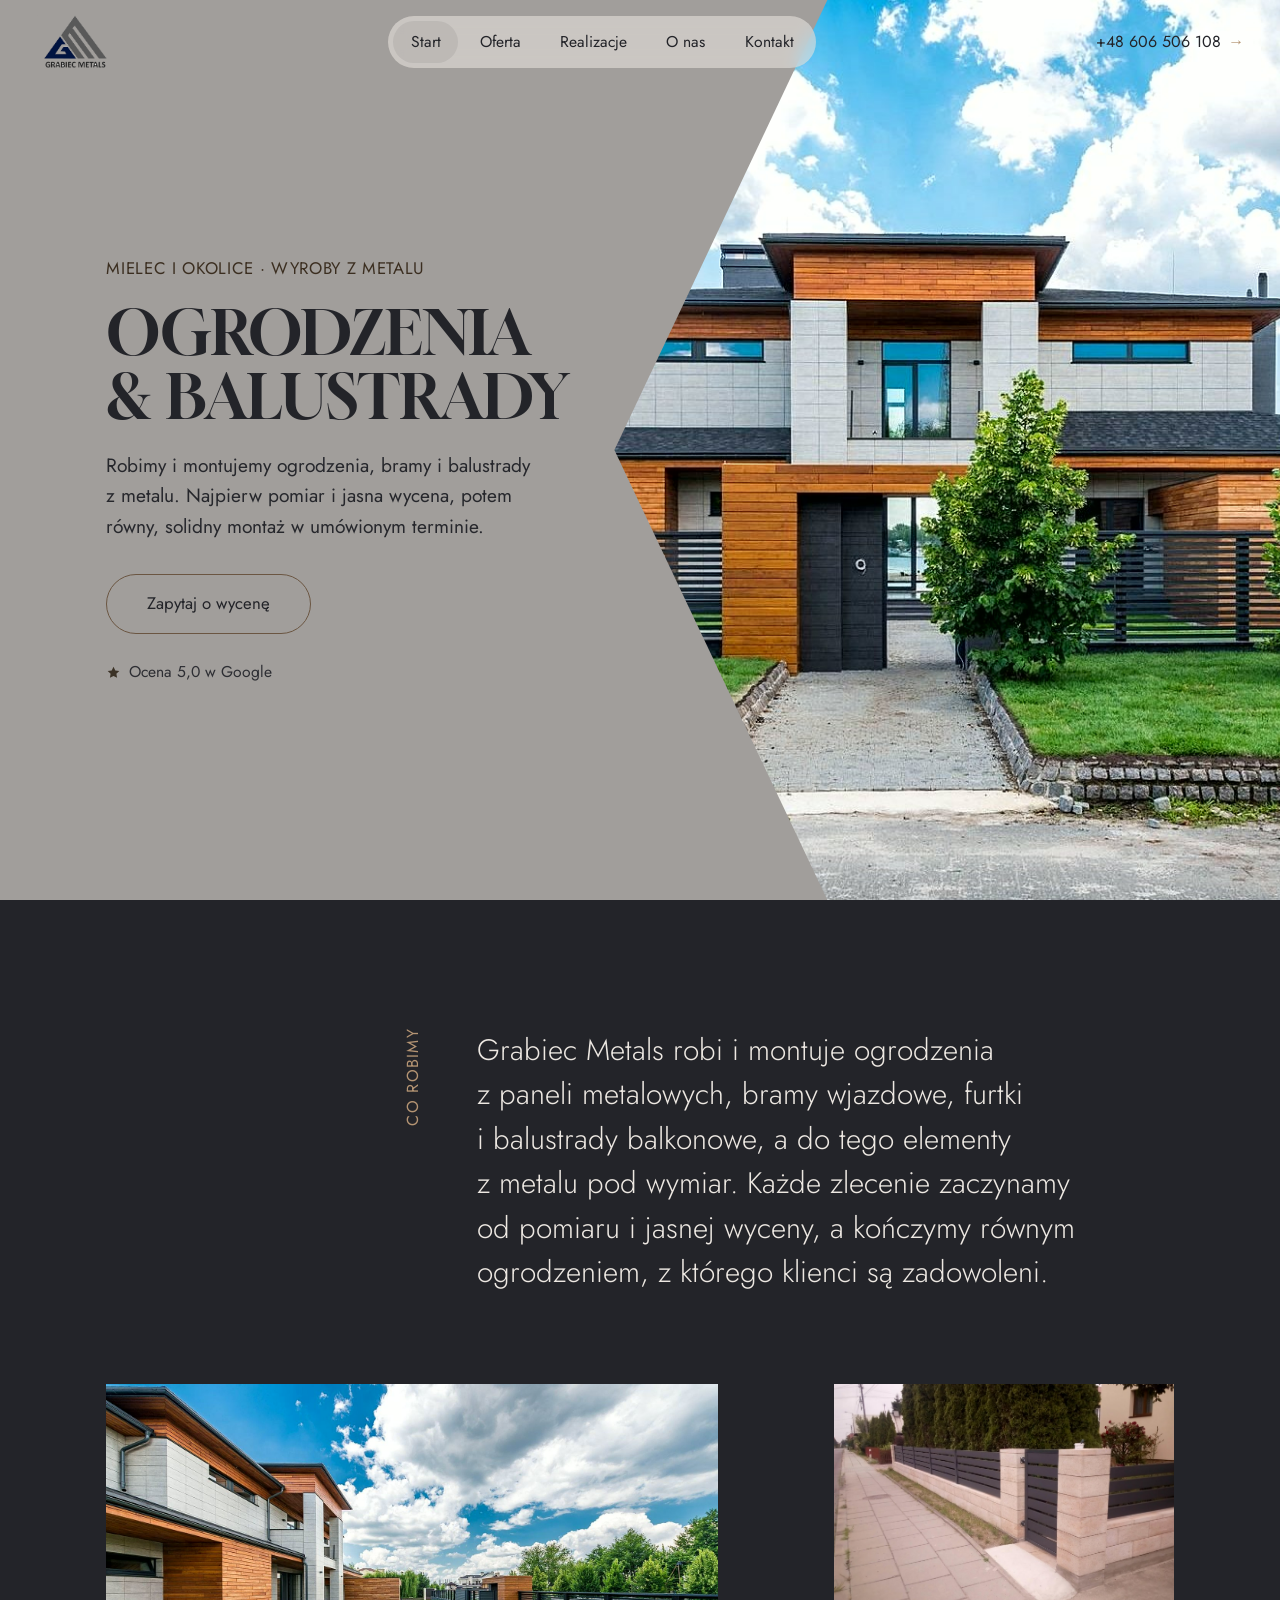
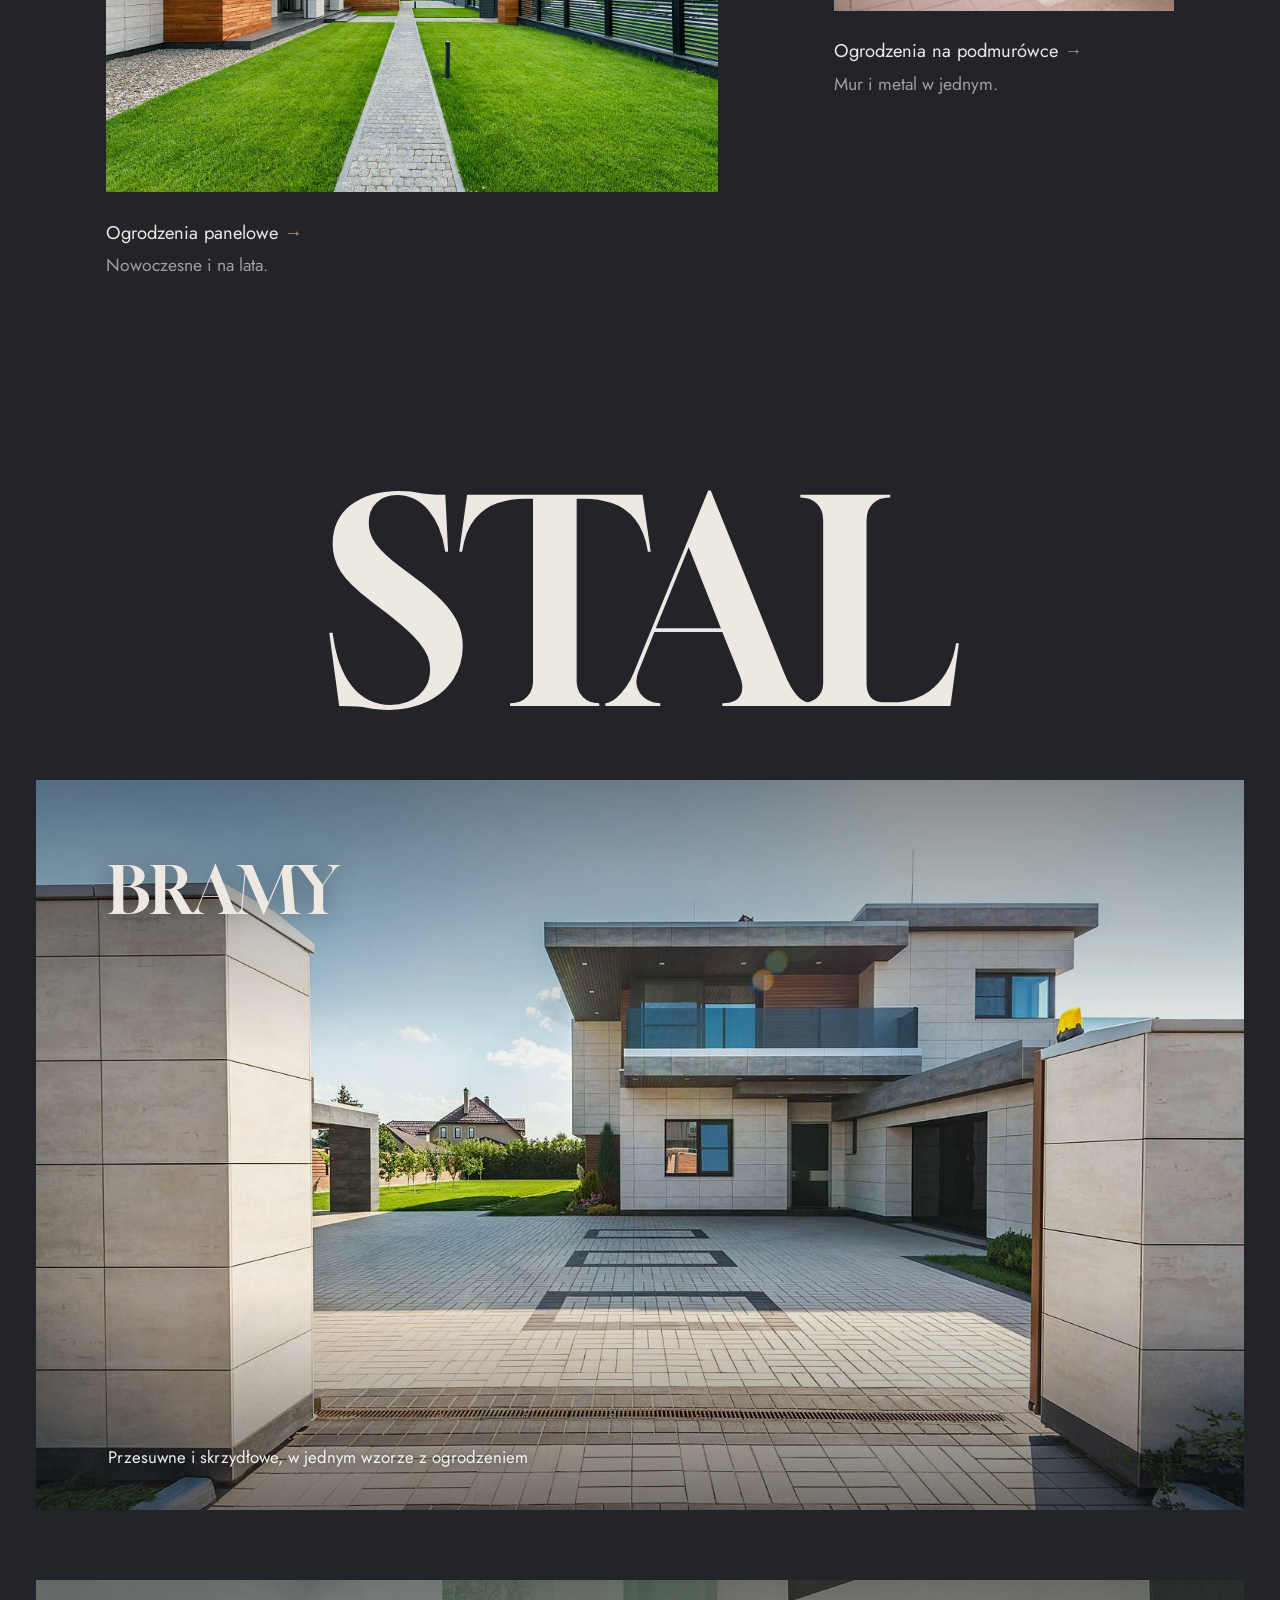
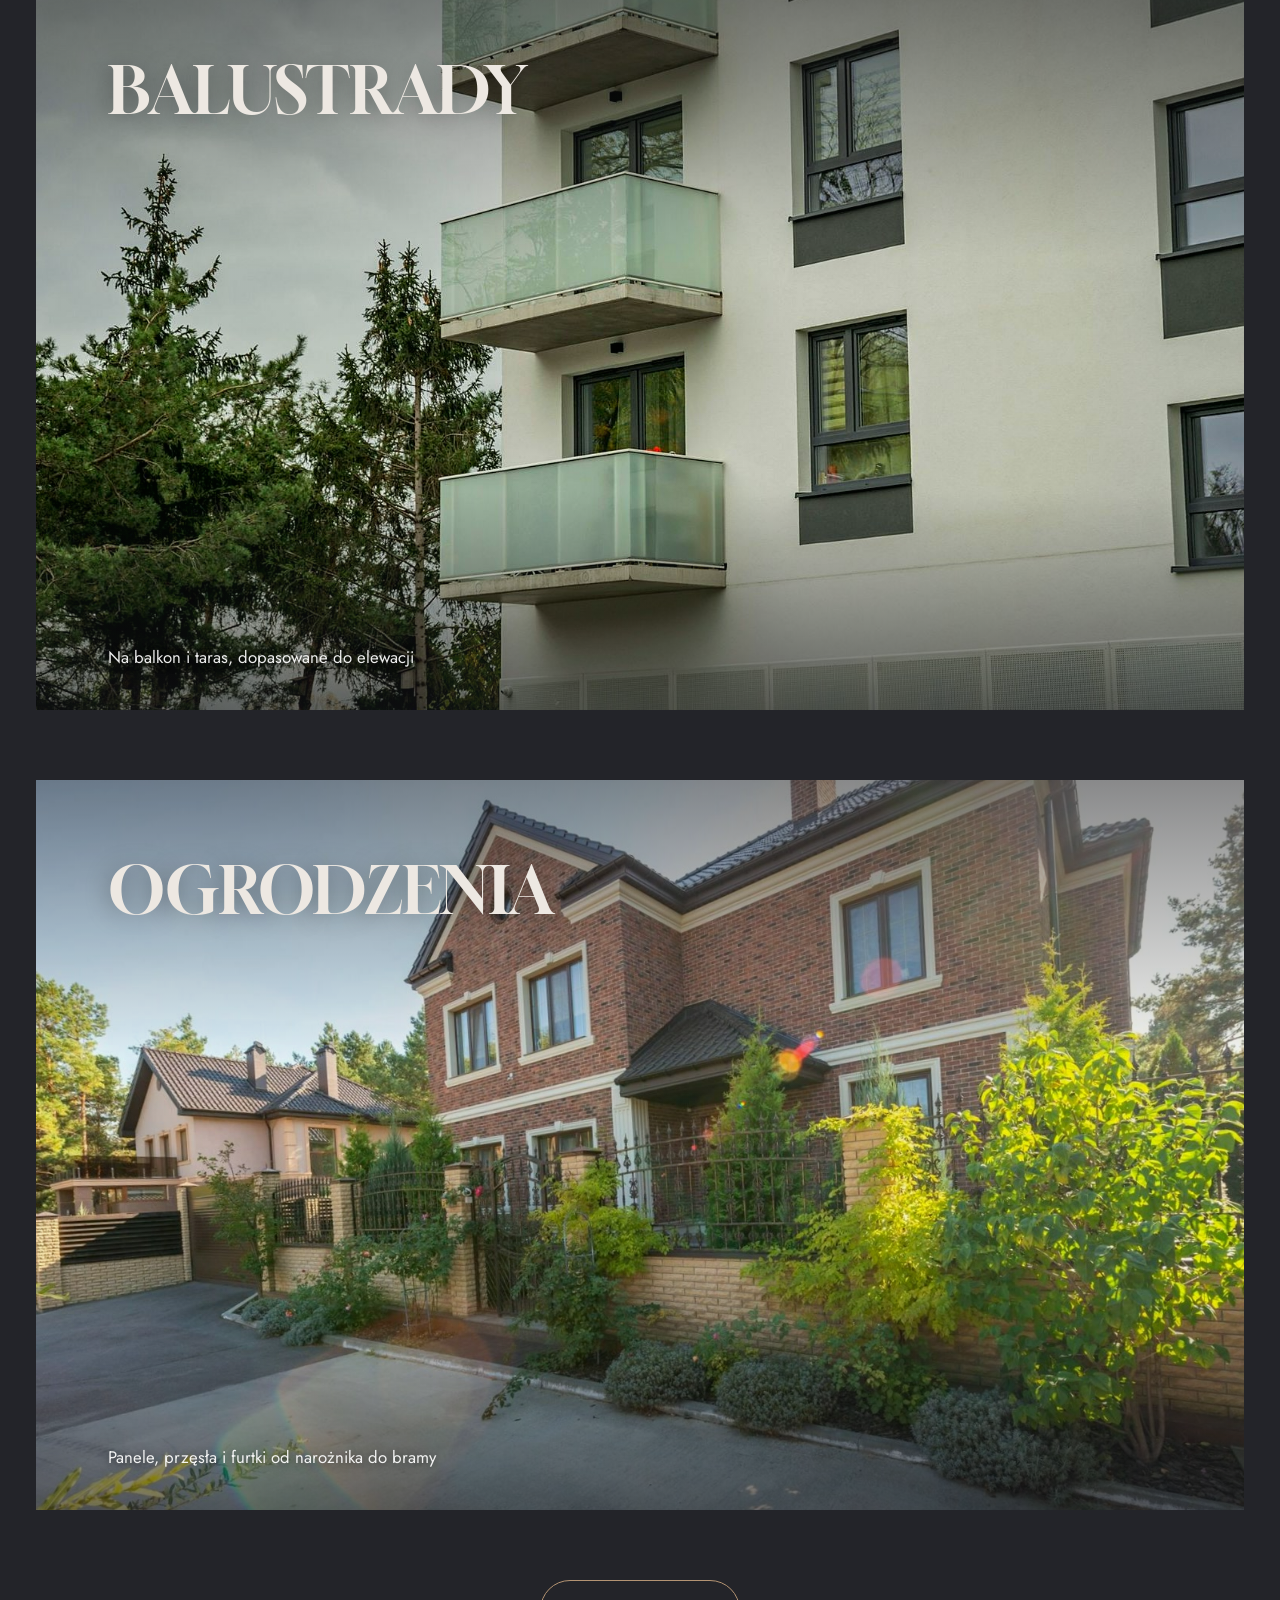
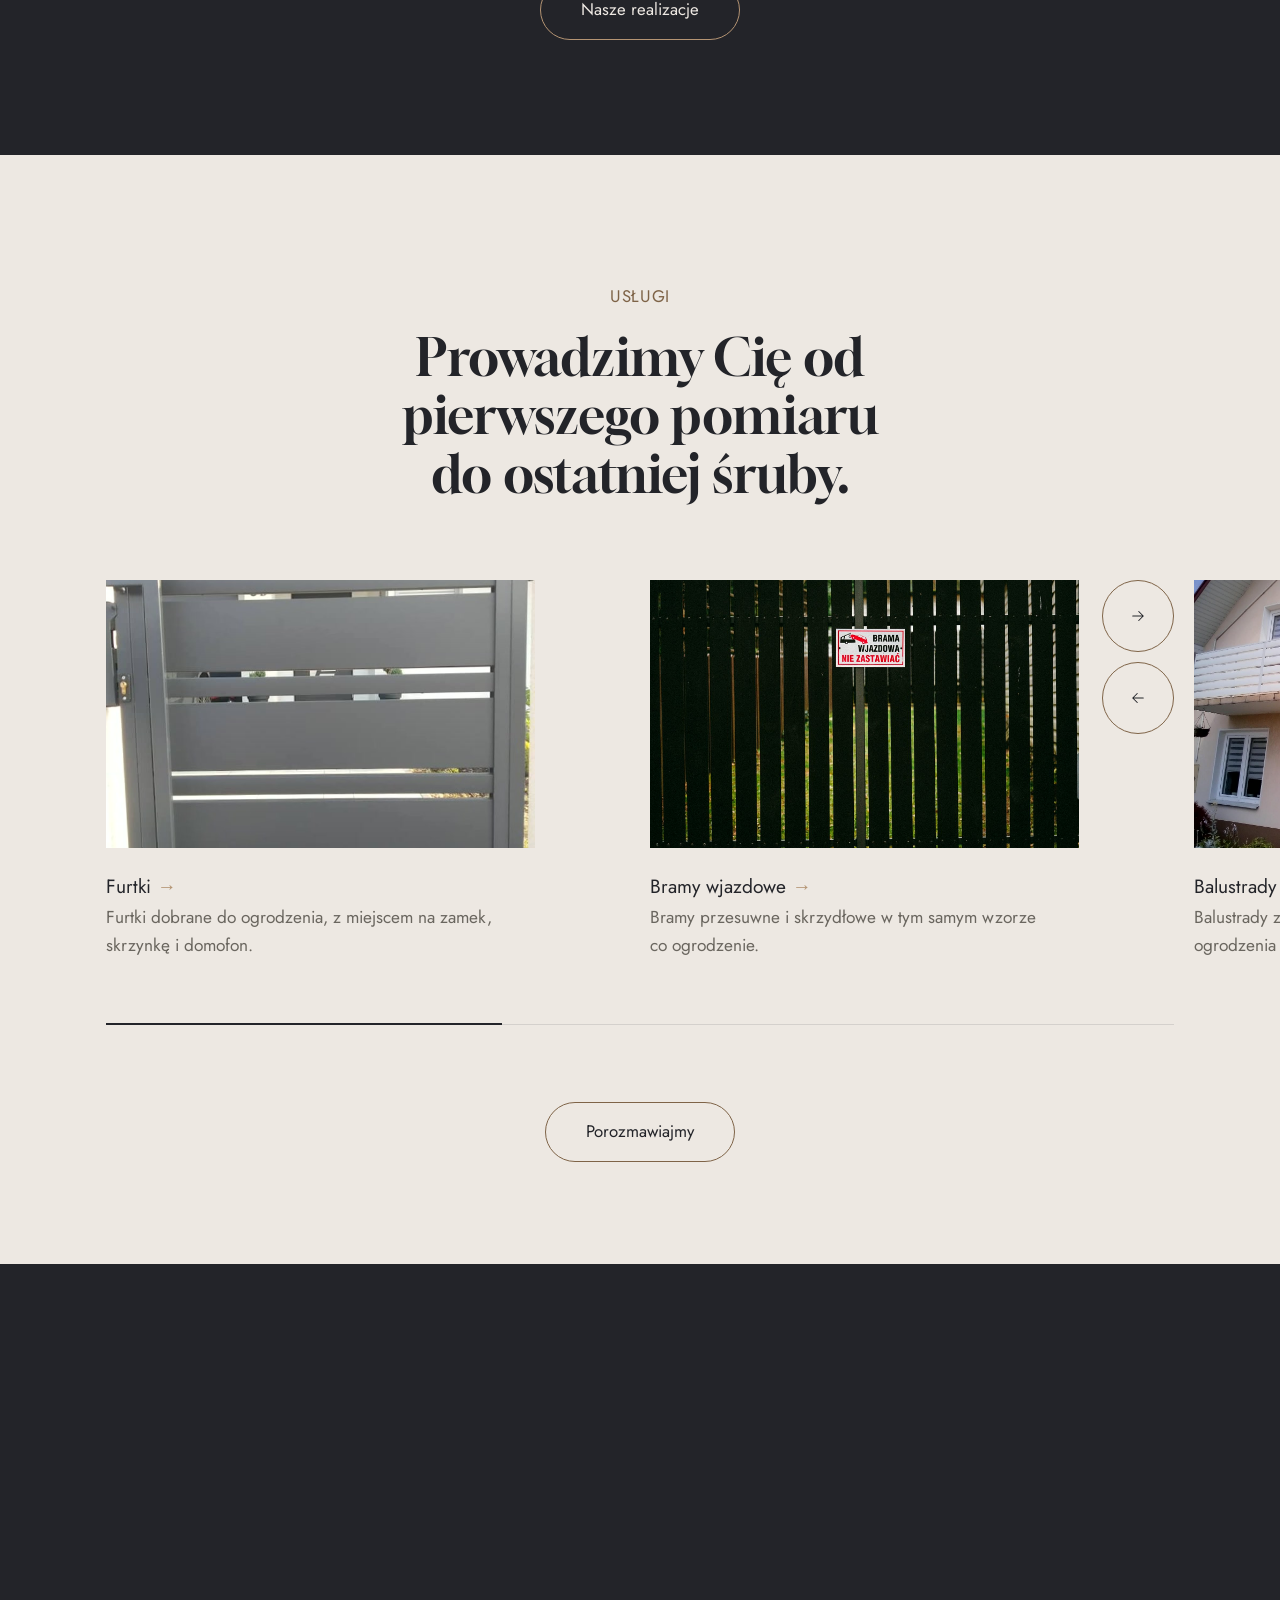
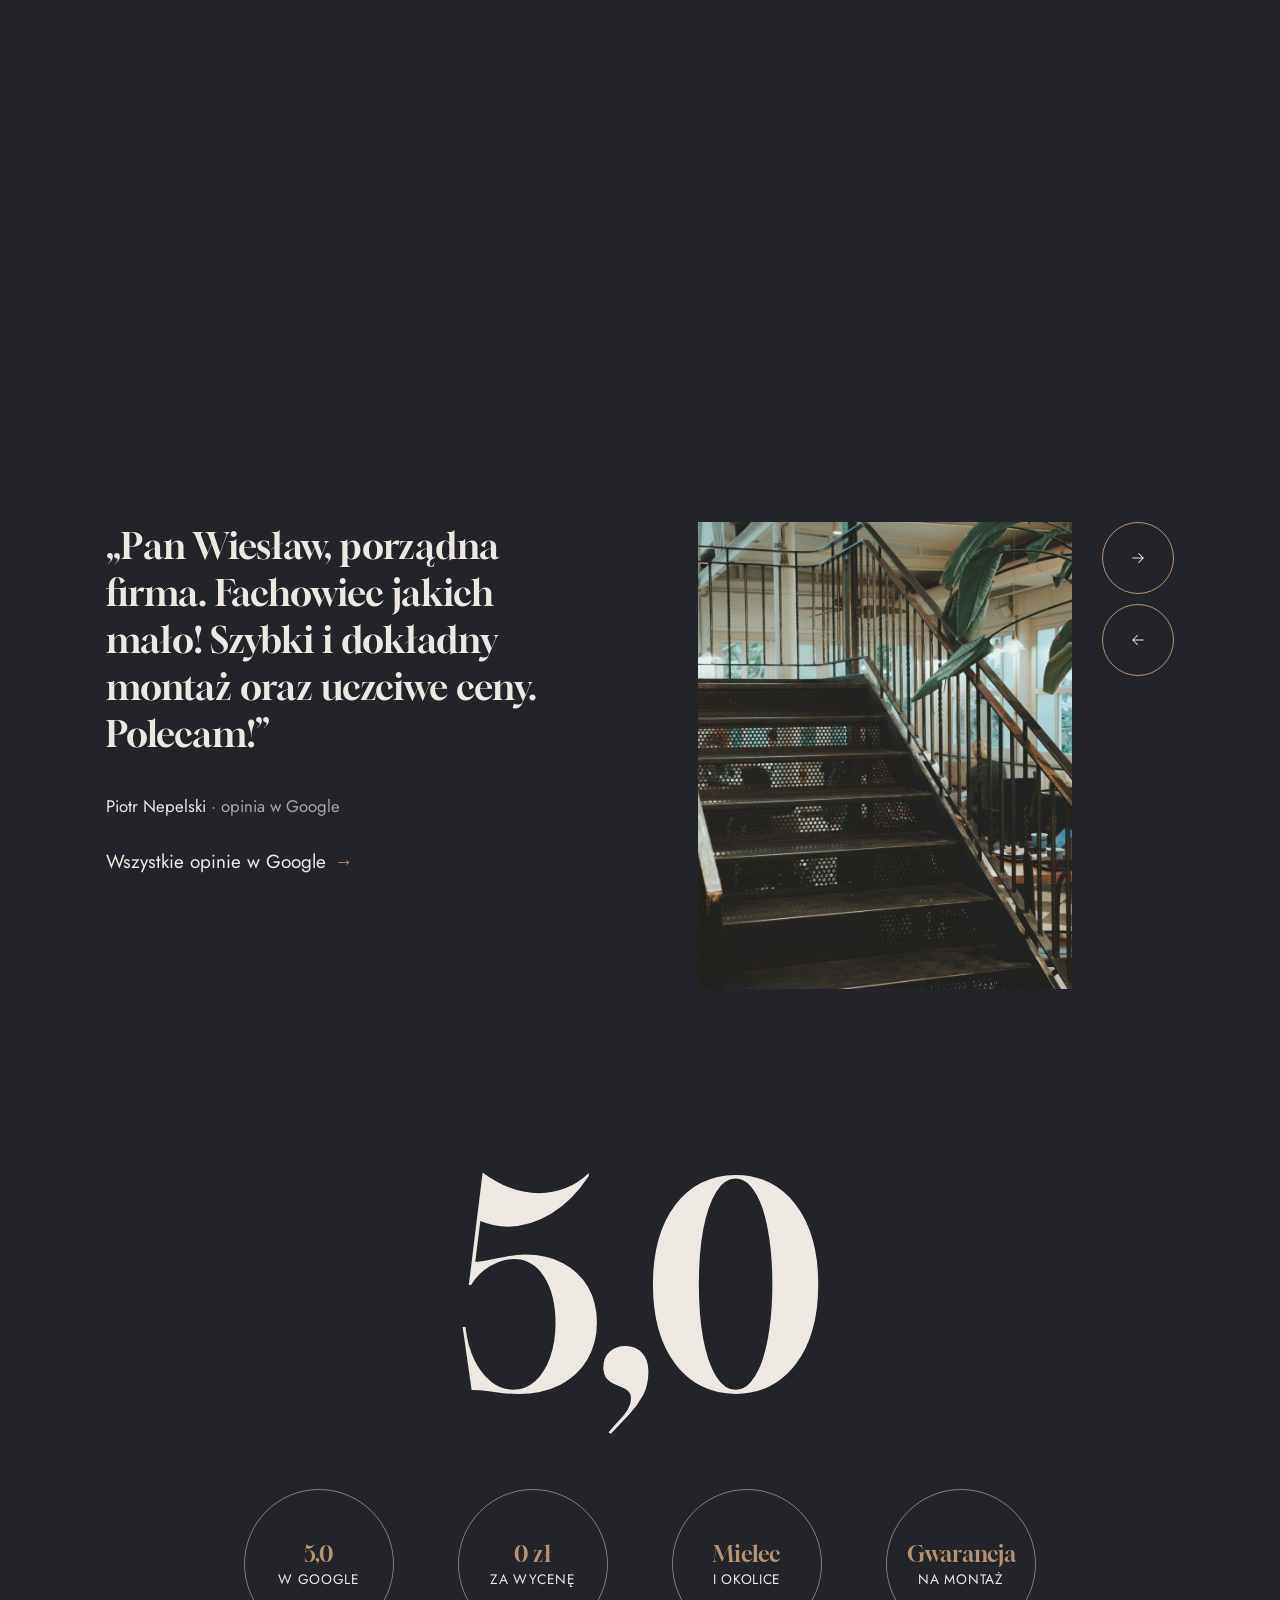
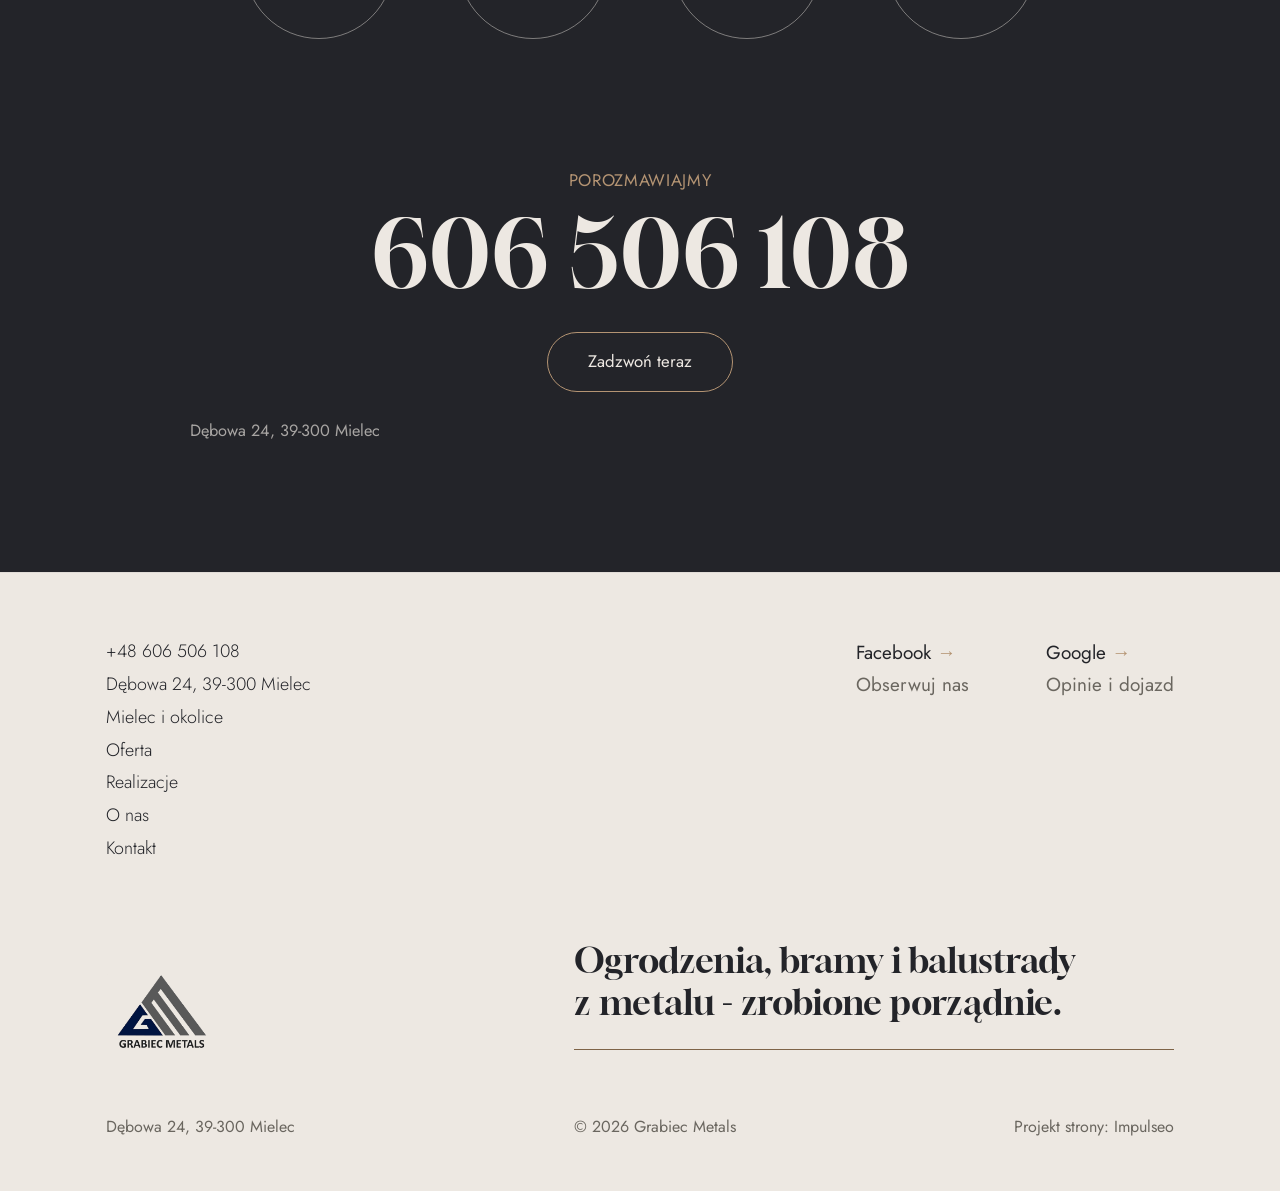
<file: index.html>
<!DOCTYPE html>
<html lang="pl">
<head>
<meta charset="UTF-8">
<meta name="viewport" content="width=device-width, initial-scale=1.0">
<title>Grabiec Metals - Ogrodzenia · Bramy · Balustrady · Mielec</title>
<meta name="description" content="Grabiec Metals - panele ogrodzeniowe, bramy, furtki i balustrady z metalu. Montaż ogrodzeń w Mielcu i okolicach. Zadzwoń po wycenę.">
<link rel="canonical" href="https://kris20032.github.io/grabiec-metals/">
<meta name="robots" content="noindex, nofollow">
<meta property="og:type" content="website">
<meta property="og:locale" content="pl_PL">
<meta property="og:site_name" content="Grabiec Metals">
<meta property="og:title" content="Grabiec Metals - Ogrodzenia · Bramy · Balustrady · Mielec">
<meta property="og:description" content="Grabiec Metals - panele ogrodzeniowe, bramy, furtki i balustrady z metalu. Montaż ogrodzeń w Mielcu i okolicach. Zadzwoń po wycenę.">
<meta property="og:url" content="https://kris20032.github.io/grabiec-metals/">
<meta property="og:image" content="https://kris20032.github.io/grabiec-metals/img/og.jpg">
<meta property="og:image:width" content="1200">
<meta property="og:image:height" content="630">
<meta name="twitter:card" content="summary_large_image">
<script type="application/ld+json">{"@context": "https://schema.org", "@type": "LocalBusiness", "name": "Grabiec Metals", "url": "https://kris20032.github.io/grabiec-metals/", "telephone": "+48606506108", "image": "https://kris20032.github.io/grabiec-metals/img/og.jpg", "areaServed": "Mielec", "sameAs": ["https://maps.google.com/?cid=9754666785261133392&g_mp=Cidnb29nbGUubWFwcy5wbGFjZXMudjEuUGxhY2VzLlNlYXJjaFRleHQQAhgEIAA", "https://www.facebook.com/p/Grabiec-Metals-100063551228161/?locale=pl_PL"]}</script>
<link rel="preconnect" href="https://fonts.googleapis.com">
<link rel="preconnect" href="https://fonts.gstatic.com" crossorigin>
<link href="https://fonts.googleapis.com/css2?family=Gloock&family=Jost:wght@300;400;500&display=swap" rel="stylesheet">
<link rel="stylesheet" href="assets/styles.css?v=fae0aafb">
<link rel="stylesheet" href="assets/klind.css?v=1">
</head>
<body>

<header class="k-nav">
  <div class="k-nav-in">
    <a class="k-brand" href="index.html"><img class="brand-logo" src="img/logo.png" alt="Grabiec Metals" width="757" height="564" decoding="async"></a>
    <nav class="k-menu" aria-label="Menu główne">
      <a href="index.html" class="active">Start</a>
      <a href="oferta.html">Oferta</a>
      <a href="realizacje.html">Realizacje</a>
      <a href="o-nas.html">O nas</a>
      <a href="kontakt.html">Kontakt</a>
      <a class="k-menu-tel" href="tel:+48606506108">Zadzwoń +48 606 506 108</a>
    </nav>
    <a class="k-phone" href="tel:+48606506108">+48 606 506 108 <span class="k-arr" aria-hidden="true">&rarr;</span></a>
    <button class="k-burger" aria-label="Menu" aria-expanded="false"><span></span><span></span></button>
  </div>
</header>

<main>
<section class="k-hero">
  <img class="k-hero-photo" src="img/hero.jpg" fetchpriority="high" alt="Nowoczesny dom z antracytowym ogrodzeniem panelowym" width="1880" height="930">
  <div class="k-hero-txt">
    <span class="k-kicker">Mielec i&nbsp;okolice · wyroby z&nbsp;metalu</span>
    <h1>Ogrodzenia &amp; balustrady</h1>
    <p>Robimy i&nbsp;montujemy ogrodzenia, bramy i&nbsp;balustrady z&nbsp;metalu. Najpierw pomiar i&nbsp;jasna wycena, potem równy, solidny montaż w&nbsp;umówionym terminie.</p>
    <a class="k-btn" href="kontakt.html">Zapytaj o&nbsp;wycenę</a>
    <div class="k-hero-rate"><svg width="15" height="15" viewBox="0 0 24 24" aria-hidden="true"><path d="M12 2.8l2.85 5.8 6.4.93-4.63 4.5 1.1 6.37L12 17.4l-5.72 3 1.1-6.37-4.63-4.5 6.4-.93L12 2.8Z" fill="currentColor"/></svg> Ocena 5,0 w&nbsp;Google</div>
  </div>
</section>

<section class="k-dark k-what">
  <div class="k-what-top reveal">
    <span class="k-vlabel">Co robimy</span>
    <p class="k-what-lead">Grabiec Metals robi i&nbsp;montuje ogrodzenia z&nbsp;paneli metalowych, bramy wjazdowe, furtki i&nbsp;balustrady balkonowe, a&nbsp;do tego elementy z&nbsp;metalu pod wymiar. Każde zlecenie zaczynamy od pomiaru i&nbsp;jasnej wyceny, a&nbsp;kończymy równym ogrodzeniem, z&nbsp;którego klienci są zadowoleni.</p>
  </div>
  <div class="k-duo">
    <a class="k-card reveal" href="oferta.html"><div class="k-card-img"><img src="img/about.jpg" alt="Ogrodzenie panelowe przy nowoczesnym domu" width="1600" height="1068" decoding="async"></div><span class="k-card-t">Ogrodzenia panelowe <span class="k-arr" aria-hidden="true">&rarr;</span></span><span class="k-card-s">Nowoczesne i&nbsp;na lata.</span></a>
    <a class="k-card reveal" href="oferta.html"><div class="k-card-img"><img src="img/g2.jpg" alt="Ogrodzenie z paneli na podmurówce" width="1518" height="1106" decoding="async"></div><span class="k-card-t">Ogrodzenia na podmurówce <span class="k-arr" aria-hidden="true">&rarr;</span></span><span class="k-card-s">Mur i&nbsp;metal w&nbsp;jednym.</span></a>
  </div>
</section>

<section class="k-dark k-work">
  <h2 class="k-giant reveal" aria-label="Stal">Stal</h2>
  <a class="k-proj reveal" href="oferta.html"><img src="img/g8.jpg" alt="Wjazd do nowoczesnego domu z bramą" loading="lazy" width="1600" height="1068" decoding="async"><span class="k-proj-name">Bramy</span><span class="k-proj-sub">Przesuwne i&nbsp;skrzydłowe, w&nbsp;jednym wzorze z&nbsp;ogrodzeniem</span></a>
  <a class="k-proj reveal" href="oferta.html"><img src="img/g6.jpg" alt="Balustrady balkonowe na budynku" loading="lazy" width="1600" height="1066" decoding="async"><span class="k-proj-name">Balustrady</span><span class="k-proj-sub">Na balkon i&nbsp;taras, dopasowane do elewacji</span></a>
  <a class="k-proj reveal" href="oferta.html"><img src="img/g10.jpg" alt="Dom z metalowym ogrodzeniem" loading="lazy" width="1510" height="954" decoding="async"><span class="k-proj-name">Ogrodzenia</span><span class="k-proj-sub">Panele, przęsła i&nbsp;furtki od narożnika do bramy</span></a>
  <div class="k-center reveal"><a class="k-btn" href="realizacje.html">Nasze realizacje</a></div>
</section>

<section class="k-svc">
  <div class="k-svc-head reveal">
    <span class="k-kicker">Usługi</span>
    <h2>Prowadzimy Cię od pierwszego pomiaru do ostatniej śruby.</h2>
  </div>
  <div class="k-car">
    <div class="k-car-nav">
      <button class="k-circ" data-car="next" aria-label="Następna usługa"><svg width="18" height="18" viewBox="0 0 24 24" fill="none" aria-hidden="true"><path d="M5 12h14m-6-6 6 6-6 6" stroke="currentColor" stroke-width="1.4" stroke-linecap="round" stroke-linejoin="round"/></svg></button>
      <button class="k-circ" data-car="prev" aria-label="Poprzednia usługa"><svg width="18" height="18" viewBox="0 0 24 24" fill="none" aria-hidden="true"><path d="M19 12H5m6-6-6 6 6 6" stroke="currentColor" stroke-width="1.4" stroke-linecap="round" stroke-linejoin="round"/></svg></button>
    </div>
    <div class="k-car-track">
        <a class="k-slide" href="oferta.html"><div class="k-slide-img"><img src="img/g4.jpg" alt="Furtki" loading="lazy" width="688" height="930" decoding="async"></div><h3>Furtki <span class="k-arr" aria-hidden="true">&rarr;</span></h3><p>Furtki dobrane do ogrodzenia, z&nbsp;miejscem na zamek, skrzynkę i&nbsp;domofon.</p></a>
        <a class="k-slide" href="oferta.html"><div class="k-slide-img"><img src="img/g5.jpg" alt="Bramy wjazdowe" loading="lazy" width="1600" height="1066" decoding="async"></div><h3>Bramy wjazdowe <span class="k-arr" aria-hidden="true">&rarr;</span></h3><p>Bramy przesuwne i&nbsp;skrzydłowe w&nbsp;tym samym wzorze co ogrodzenie.</p></a>
        <a class="k-slide" href="oferta.html"><div class="k-slide-img"><img src="img/g3.jpg" alt="Balustrady balkonowe" loading="lazy" width="1600" height="1200" decoding="async"></div><h3>Balustrady balkonowe <span class="k-arr" aria-hidden="true">&rarr;</span></h3><p>Balustrady z&nbsp;profili na balkon i&nbsp;taras - w&nbsp;stylu ogrodzenia albo elewacji.</p></a>
        <a class="k-slide" href="oferta.html"><div class="k-slide-img"><img src="img/g1.jpg" alt="Ogrodzenia panelowe" loading="lazy" width="1546" height="666" decoding="async"></div><h3>Ogrodzenia panelowe <span class="k-arr" aria-hidden="true">&rarr;</span></h3><p>Nowoczesne panele z&nbsp;poziomych profili, w&nbsp;antracycie i&nbsp;innych kolorach - równa linia od narożnika do bramy.</p></a>
        <a class="k-slide" href="oferta.html"><div class="k-slide-img"><img src="img/g7.jpg" alt="Ogrodzenia na podmurówce" loading="lazy" width="1600" height="1066" decoding="async"></div><h3>Ogrodzenia na podmurówce <span class="k-arr" aria-hidden="true">&rarr;</span></h3><p>Przęsła z&nbsp;paneli między słupkami z&nbsp;bloczka - zgrabne połączenie muru i&nbsp;metalu.</p></a>
        <a class="k-slide" href="oferta.html"><div class="k-slide-img"><img src="img/g9.jpg" alt="Obróbka metalu na zamówienie" loading="lazy" width="1552" height="1014" decoding="async"></div><h3>Obróbka metalu na zamówienie <span class="k-arr" aria-hidden="true">&rarr;</span></h3><p>Elementy metalowe pod wymiar, gdy gotowy wyrób nie pasuje do miejsca.</p></a>
    </div>
    <div class="k-car-bar" aria-hidden="true"><i></i></div>
  </div>
  <div class="k-center reveal"><a class="k-btn k-btn-dark" href="kontakt.html">Porozmawiajmy</a></div>
</section>

<section class="stopklatka k-band" aria-hidden="true">
  <div class="stk-bg" style="background-image:url(img/band.jpg)"></div>
</section>

<section class="k-dark k-rev" aria-label="Opinie klientów">
  <div class="k-rev-grid">
    <div class="k-quote">
        <figure class="k-q on"><blockquote>„Pan Wiesław, porządna firma. Fachowiec jakich mało! Szybki i&nbsp;dokładny montaż oraz uczciwe ceny. Polecam!”</blockquote><figcaption><b>Piotr Nepelski</b> · opinia w&nbsp;Google</figcaption></figure>
        <figure class="k-q"><blockquote>„Firma godna polecenia, szybkie i&nbsp;dokładne wykonanie zlecenia.”</blockquote><figcaption><b>Grzegorz Ciemiega</b> · opinia w&nbsp;Google</figcaption></figure>
        <figure class="k-q"><blockquote>„Polecam serdecznie, szybki termin realizacji.”</blockquote><figcaption><b>Lucek Potok</b> · opinia w&nbsp;Google</figcaption></figure>
      <a class="k-rev-link" href="https://maps.google.com/?cid=9754666785261133392&amp;g_mp=Cidnb29nbGUubWFwcy5wbGFjZXMudjEuUGxhY2VzLlNlYXJjaFRleHQQAhgEIAA" target="_blank" rel="noopener">Wszystkie opinie w&nbsp;Google <span class="k-arr" aria-hidden="true">&rarr;</span></a>
    </div>
    <div class="k-rev-art">
      <img src="img/opinie.jpg" alt="Metalowa balustrada schodów" loading="lazy" width="1600" height="1068" decoding="async">
      <div class="k-rev-nav">
        <button class="k-circ" data-rev="next" aria-label="Następna opinia"><svg width="18" height="18" viewBox="0 0 24 24" fill="none" aria-hidden="true"><path d="M5 12h14m-6-6 6 6-6 6" stroke="currentColor" stroke-width="1.4" stroke-linecap="round" stroke-linejoin="round"/></svg></button>
        <button class="k-circ" data-rev="prev" aria-label="Poprzednia opinia"><svg width="18" height="18" viewBox="0 0 24 24" fill="none" aria-hidden="true"><path d="M19 12H5m6-6-6 6 6 6" stroke="currentColor" stroke-width="1.4" stroke-linecap="round" stroke-linejoin="round"/></svg></button>
      </div>
    </div>
  </div>
</section>

<section class="k-dark k-kudos">
  <h2 class="k-giant reveal" aria-label="Ocena 5,0">5,0</h2>
  <ul class="k-seals reveal">
    <li class="k-seal"><span><b>5,0</b>w Google</span></li>
    <li class="k-seal"><span><b>0 zł</b>za wycenę</span></li>
    <li class="k-seal"><span><b>Mielec</b>i okolice</span></li>
    <li class="k-seal"><span><b>Gwarancja</b>na montaż</span></li>
  </ul>
</section>

<section class="k-dark k-talk">
  <span class="k-kicker">Porozmawiajmy</span>
  <a class="k-talk-num" href="tel:+48606506108">606 506 108</a>
  <a class="k-btn" href="tel:+48606506108">Zadzwoń teraz</a>
  <p class="k-talk-addr">Dębowa 24, 39-300 Mielec</p>
</section>
</main>

<footer class="k-foot">
  <div class="k-foot-top">
    <div class="k-foot-list">
      <a href="tel:+48606506108">+48 606 506 108</a>
      <span>Dębowa 24, 39-300 Mielec</span>
      <span>Mielec i okolice</span>
      <a href="oferta.html">Oferta</a>
      <a href="realizacje.html">Realizacje</a>
      <a href="o-nas.html">O nas</a>
      <a href="kontakt.html">Kontakt</a>
    </div>
    <div class="k-foot-soc"><a class="soc" href="https://www.facebook.com/p/Grabiec-Metals-100063551228161/?locale=pl_PL" target="_blank" rel="noopener">Facebook <span class="k-arr" aria-hidden="true">&rarr;</span></a><span class="k-dim">Obserwuj nas</span></div>
    <div class="k-foot-soc"><a class="soc" href="https://maps.google.com/?cid=9754666785261133392&amp;g_mp=Cidnb29nbGUubWFwcy5wbGFjZXMudjEuUGxhY2VzLlNlYXJjaFRleHQQAhgEIAA" target="_blank" rel="noopener">Google <span class="k-arr" aria-hidden="true">&rarr;</span></a><span class="k-dim">Opinie i dojazd</span></div>
  </div>
  <div class="k-foot-mid">
    <img src="img/logo.png" alt="Grabiec Metals" width="757" height="564" loading="lazy" decoding="async">
    <p class="k-foot-slogan">Ogrodzenia, bramy i&nbsp;balustrady z&nbsp;metalu&nbsp;- zrobione porządnie.</p>
  </div>
  <div class="k-foot-bot">
    <span>Dębowa 24, 39-300 Mielec</span>
    <span>© 2026 Grabiec Metals</span>
    <span>Projekt strony: <a class="foot-credit" href="https://impulseo.pl" target="_blank" rel="noopener">Impulseo</a></span>
  </div>
</footer>
<div class="sticky-call"><a class="sc-call" href="tel:+48606506108"><svg class="ico-tel" width="16" height="16" viewBox="0 0 24 24" fill="none" aria-hidden="true"><path d="M6.6 10.8a15.5 15.5 0 0 0 6.6 6.6l2.2-2.2a1 1 0 0 1 1-.24 11.4 11.4 0 0 0 3.6.58 1 1 0 0 1 1 1V20a1 1 0 0 1-1 1A17 17 0 0 1 3 4a1 1 0 0 1 1-1h3.5a1 1 0 0 1 1 1c0 1.25.2 2.46.58 3.6a1 1 0 0 1-.25 1l-2.23 2.2Z" fill="currentColor"/></svg> Zadzwoń</a><a class="sc-quote" href="kontakt.html">Zadzwoń teraz</a></div>
<div class="demo-wazne" data-do="2026-10-26" data-cykl="3" hidden><svg class="dw-ico" width="13" height="13" viewBox="0 0 24 24" fill="none" aria-hidden="true"><circle cx="12" cy="12" r="8.6" stroke="currentColor" stroke-width="1.8"/><path d="M12 7.2V12l3.3 2" stroke="currentColor" stroke-width="1.8" stroke-linecap="round"/></svg><span class="dw-txt"></span></div>

<script src="assets/main.js"></script>
<script src="assets/klind.js?v=1"></script>
</body>
</html>
</file>
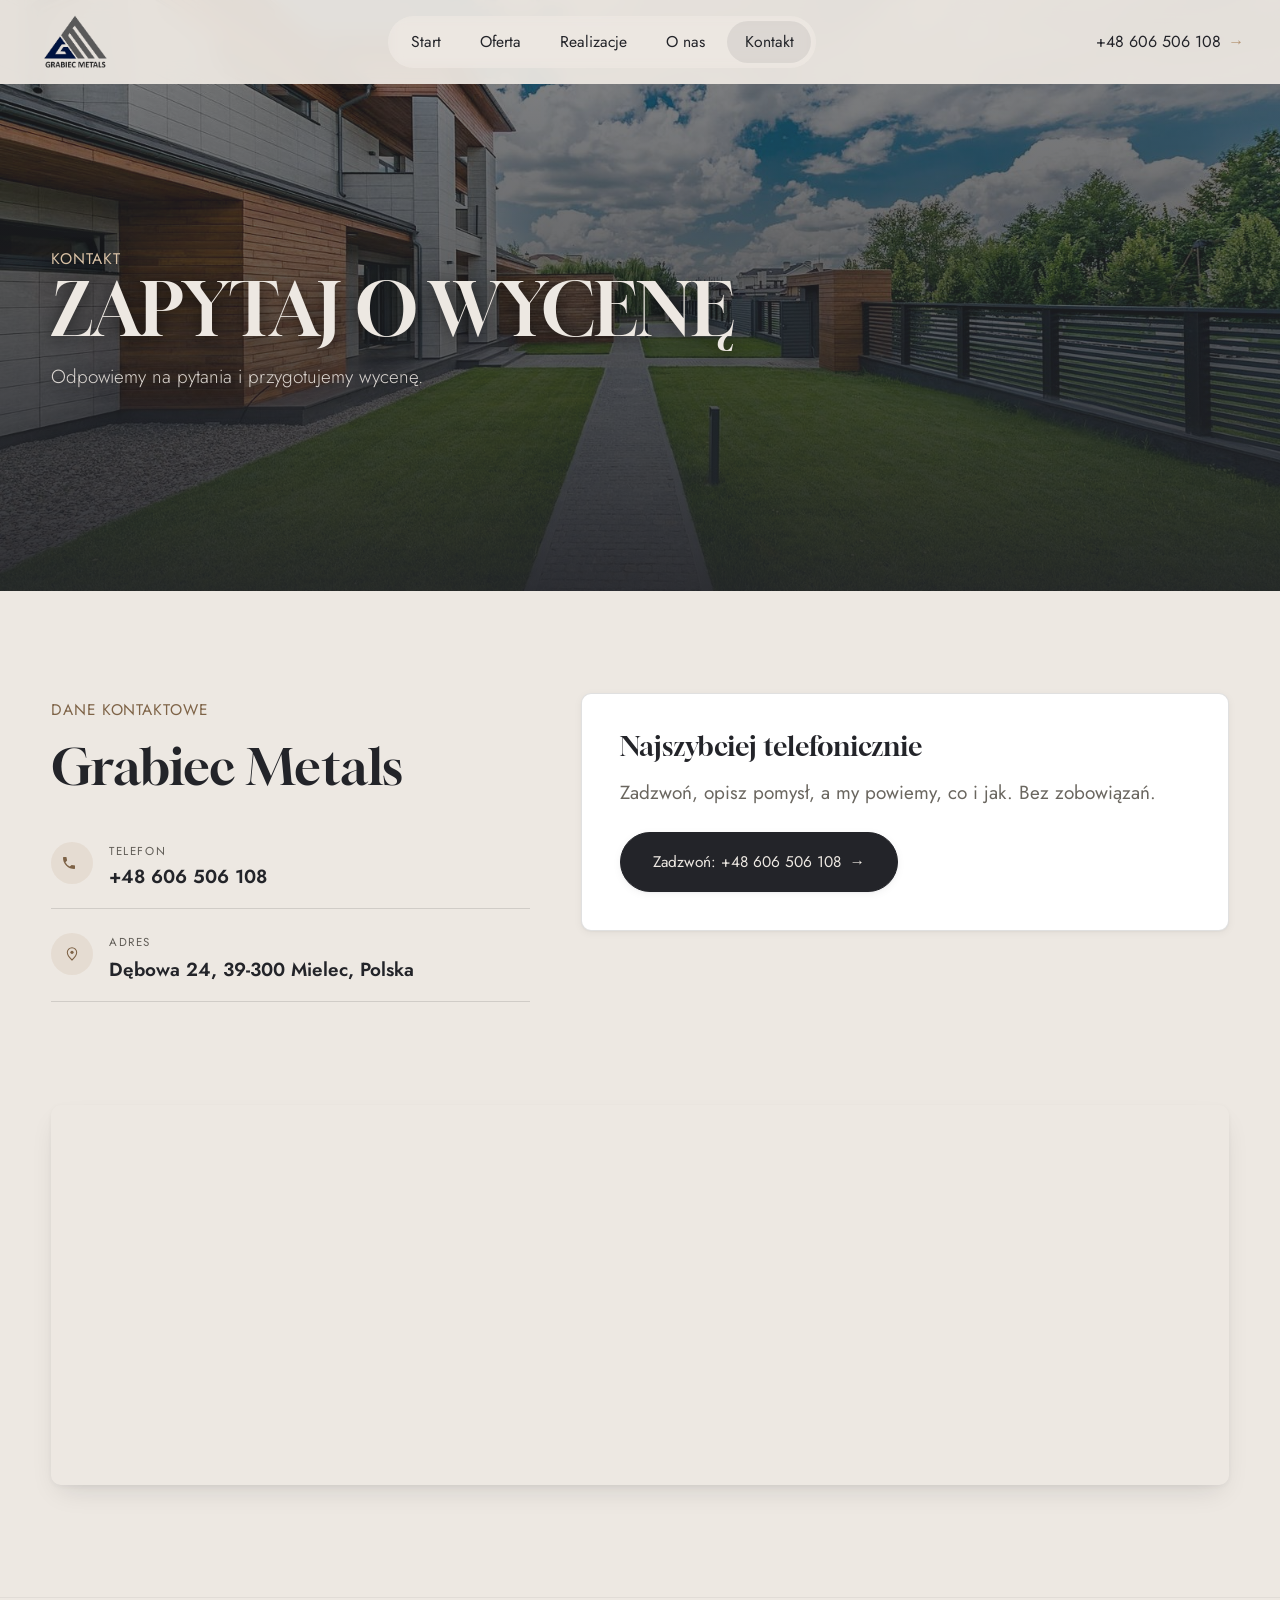
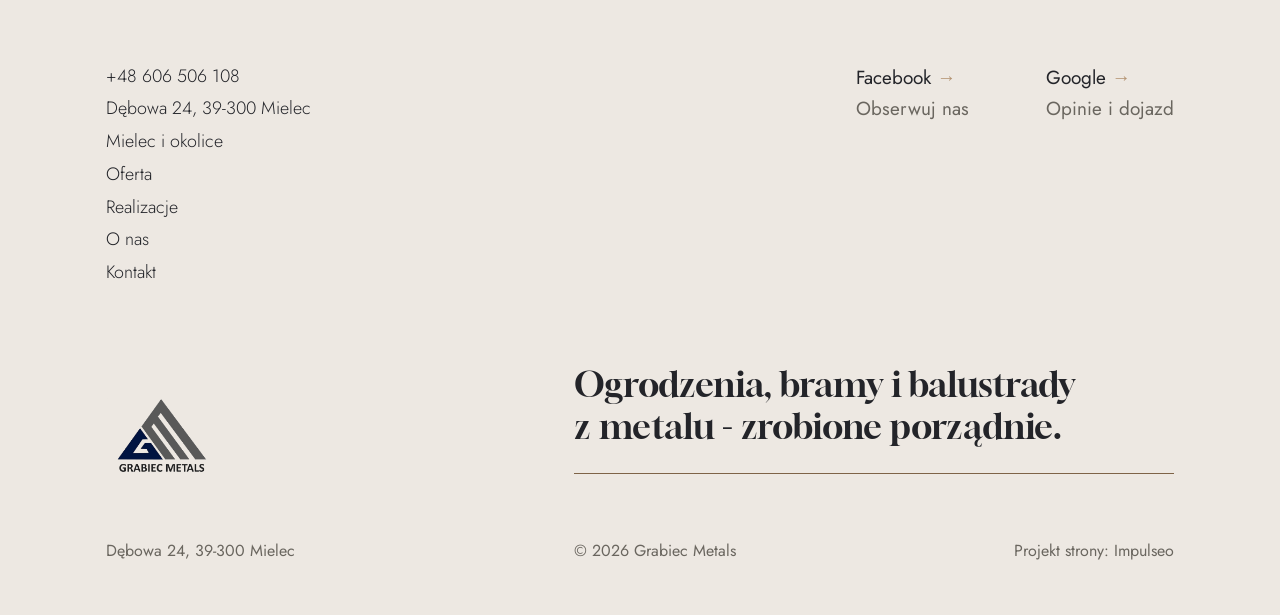
<file: kontakt.html>
<!DOCTYPE html>
<html lang="pl">
<head>
<meta charset="UTF-8">
<meta name="viewport" content="width=device-width, initial-scale=1.0">
<title>Kontakt - Grabiec Metals</title>
<meta name="description" content="Kontakt Grabiec Metals - Dębowa 24, 39-300 Mielec, Polska">
<link rel="canonical" href="https://kris20032.github.io/grabiec-metals/kontakt.html">
<meta name="robots" content="noindex, nofollow">
<meta property="og:type" content="website">
<meta property="og:locale" content="pl_PL">
<meta property="og:site_name" content="Grabiec Metals">
<meta property="og:title" content="Kontakt - Grabiec Metals">
<meta property="og:description" content="Kontakt Grabiec Metals - Dębowa 24, 39-300 Mielec, Polska">
<meta property="og:url" content="https://kris20032.github.io/grabiec-metals/kontakt.html">
<meta property="og:image" content="https://kris20032.github.io/grabiec-metals/img/og.jpg">
<meta property="og:image:width" content="1200">
<meta property="og:image:height" content="630">
<meta name="twitter:card" content="summary_large_image">
<link rel="preconnect" href="https://fonts.googleapis.com">
<link rel="preconnect" href="https://fonts.gstatic.com" crossorigin>
<link href="https://fonts.googleapis.com/css2?family=Gloock&family=Jost:wght@300;400;500&display=swap" rel="stylesheet">
<link rel="stylesheet" href="assets/styles.css?v=fae0aafb">
<link rel="stylesheet" href="assets/klind.css?v=1">
</head>
<body class="k-sub">

<header class="k-nav">
  <div class="k-nav-in">
    <a class="k-brand" href="index.html"><img class="brand-logo" src="img/logo.png" alt="Grabiec Metals" width="757" height="564" decoding="async"></a>
    <nav class="k-menu" aria-label="Menu główne">
      <a href="index.html">Start</a>
      <a href="oferta.html">Oferta</a>
      <a href="realizacje.html">Realizacje</a>
      <a href="o-nas.html">O nas</a>
      <a href="kontakt.html" class="active">Kontakt</a>
      <a class="k-menu-tel" href="tel:+48606506108">Zadzwoń +48 606 506 108</a>
    </nav>
    <a class="k-phone" href="tel:+48606506108">+48 606 506 108 <span class="k-arr" aria-hidden="true">&rarr;</span></a>
    <button class="k-burger" aria-label="Menu" aria-expanded="false"><span></span><span></span></button>
  </div>
</header>

<main>
<section class="pagehead">
  <img src="img/about.jpg" alt="Grabiec Metals - Zapytaj o wycenę" width="1600" height="1068" decoding="async">
  <div class="wrap">
    <span class="eyebrow">Kontakt</span>
    <h1>Zapytaj o wycenę</h1>
    <p>Odpowiemy na pytania i przygotujemy wycenę.</p>
  </div>
</section>
<section>
  <div class="wrap contact-grid">
    <div class="reveal">
      <span class="eyebrow">Dane kontaktowe</span>
      <h2 style="margin:var(--space-4) 0 var(--space-6)">Grabiec Metals</h2>
      <div class="info-list">
        <div class="info-row"><div class="ic"><svg class="ico-tel" width="16" height="16" viewBox="0 0 24 24" fill="none" aria-hidden="true"><path d="M6.6 10.8a15.5 15.5 0 0 0 6.6 6.6l2.2-2.2a1 1 0 0 1 1-.24 11.4 11.4 0 0 0 3.6.58 1 1 0 0 1 1 1V20a1 1 0 0 1-1 1A17 17 0 0 1 3 4a1 1 0 0 1 1-1h3.5a1 1 0 0 1 1 1c0 1.25.2 2.46.58 3.6a1 1 0 0 1-.25 1l-2.23 2.2Z" fill="currentColor"/></svg></div><div><div class="lbl">Telefon</div><a class="val" href="tel:+48606506108">+48 606 506 108</a></div></div>
        <div class="info-row"><div class="ic"><svg class="ico-pin" width="16" height="16" viewBox="0 0 24 24" fill="none" aria-hidden="true"><path d="M12 21s7-6.1 7-11.5A7 7 0 0 0 5 9.5C5 14.9 12 21 12 21Z" stroke="currentColor" stroke-width="1.6" fill="none"/><circle cx="12" cy="9.5" r="2.4" fill="currentColor"/></svg></div><div><div class="lbl">Adres</div><div class="val">Dębowa 24, 39-300 Mielec, Polska</div></div></div>
      </div>
    </div>
    <div class="reveal">
      <div class="form">
        <h3 style="margin-bottom:var(--space-4)">Najszybciej telefonicznie</h3>
        <p class="muted" style="margin-bottom:var(--space-5)">Zadzwoń, opisz pomysł, a my powiemy, co i jak. Bez zobowiązań.</p>
        <a href="tel:+48606506108" class="btn btn-accent" style="justify-content:center">Zadzwoń: +48 606 506 108 <span class="arr">→</span></a>
      </div>
    </div>
  </div>
</section>
<section style="padding-top:0">
  <div class="wrap reveal">
    <iframe class="map" title="Grabiec Metals - Mielec" src="https://maps.google.com/maps?q=50.3123709%2C21.4266067&z=15&output=embed" loading="lazy" referrerpolicy="no-referrer-when-downgrade"></iframe>
  </div>
</section>
</main>

<footer class="k-foot">
  <div class="k-foot-top">
    <div class="k-foot-list">
      <a href="tel:+48606506108">+48 606 506 108</a>
      <span>Dębowa 24, 39-300 Mielec</span>
      <span>Mielec i okolice</span>
      <a href="oferta.html">Oferta</a>
      <a href="realizacje.html">Realizacje</a>
      <a href="o-nas.html">O nas</a>
      <a href="kontakt.html">Kontakt</a>
    </div>
    <div class="k-foot-soc"><a class="soc" href="https://www.facebook.com/p/Grabiec-Metals-100063551228161/?locale=pl_PL" target="_blank" rel="noopener">Facebook <span class="k-arr" aria-hidden="true">&rarr;</span></a><span class="k-dim">Obserwuj nas</span></div>
    <div class="k-foot-soc"><a class="soc" href="https://maps.google.com/?cid=9754666785261133392&amp;g_mp=Cidnb29nbGUubWFwcy5wbGFjZXMudjEuUGxhY2VzLlNlYXJjaFRleHQQAhgEIAA" target="_blank" rel="noopener">Google <span class="k-arr" aria-hidden="true">&rarr;</span></a><span class="k-dim">Opinie i dojazd</span></div>
  </div>
  <div class="k-foot-mid">
    <img src="img/logo.png" alt="Grabiec Metals" width="757" height="564" loading="lazy" decoding="async">
    <p class="k-foot-slogan">Ogrodzenia, bramy i&nbsp;balustrady z&nbsp;metalu&nbsp;- zrobione porządnie.</p>
  </div>
  <div class="k-foot-bot">
    <span>Dębowa 24, 39-300 Mielec</span>
    <span>© 2026 Grabiec Metals</span>
    <span>Projekt strony: <a class="foot-credit" href="https://impulseo.pl" target="_blank" rel="noopener">Impulseo</a></span>
  </div>
</footer>
<div class="sticky-call"><a class="sc-call" href="tel:+48606506108"><svg class="ico-tel" width="16" height="16" viewBox="0 0 24 24" fill="none" aria-hidden="true"><path d="M6.6 10.8a15.5 15.5 0 0 0 6.6 6.6l2.2-2.2a1 1 0 0 1 1-.24 11.4 11.4 0 0 0 3.6.58 1 1 0 0 1 1 1V20a1 1 0 0 1-1 1A17 17 0 0 1 3 4a1 1 0 0 1 1-1h3.5a1 1 0 0 1 1 1c0 1.25.2 2.46.58 3.6a1 1 0 0 1-.25 1l-2.23 2.2Z" fill="currentColor"/></svg> Zadzwoń</a><a class="sc-quote" href="kontakt.html">Zadzwoń teraz</a></div>
<div class="demo-wazne" data-do="2026-10-26" data-cykl="3" hidden><svg class="dw-ico" width="13" height="13" viewBox="0 0 24 24" fill="none" aria-hidden="true"><circle cx="12" cy="12" r="8.6" stroke="currentColor" stroke-width="1.8"/><path d="M12 7.2V12l3.3 2" stroke="currentColor" stroke-width="1.8" stroke-linecap="round"/></svg><span class="dw-txt"></span></div>

<script src="assets/main.js"></script>
<script src="assets/klind.js?v=1"></script>
</body>
</html>
</file>
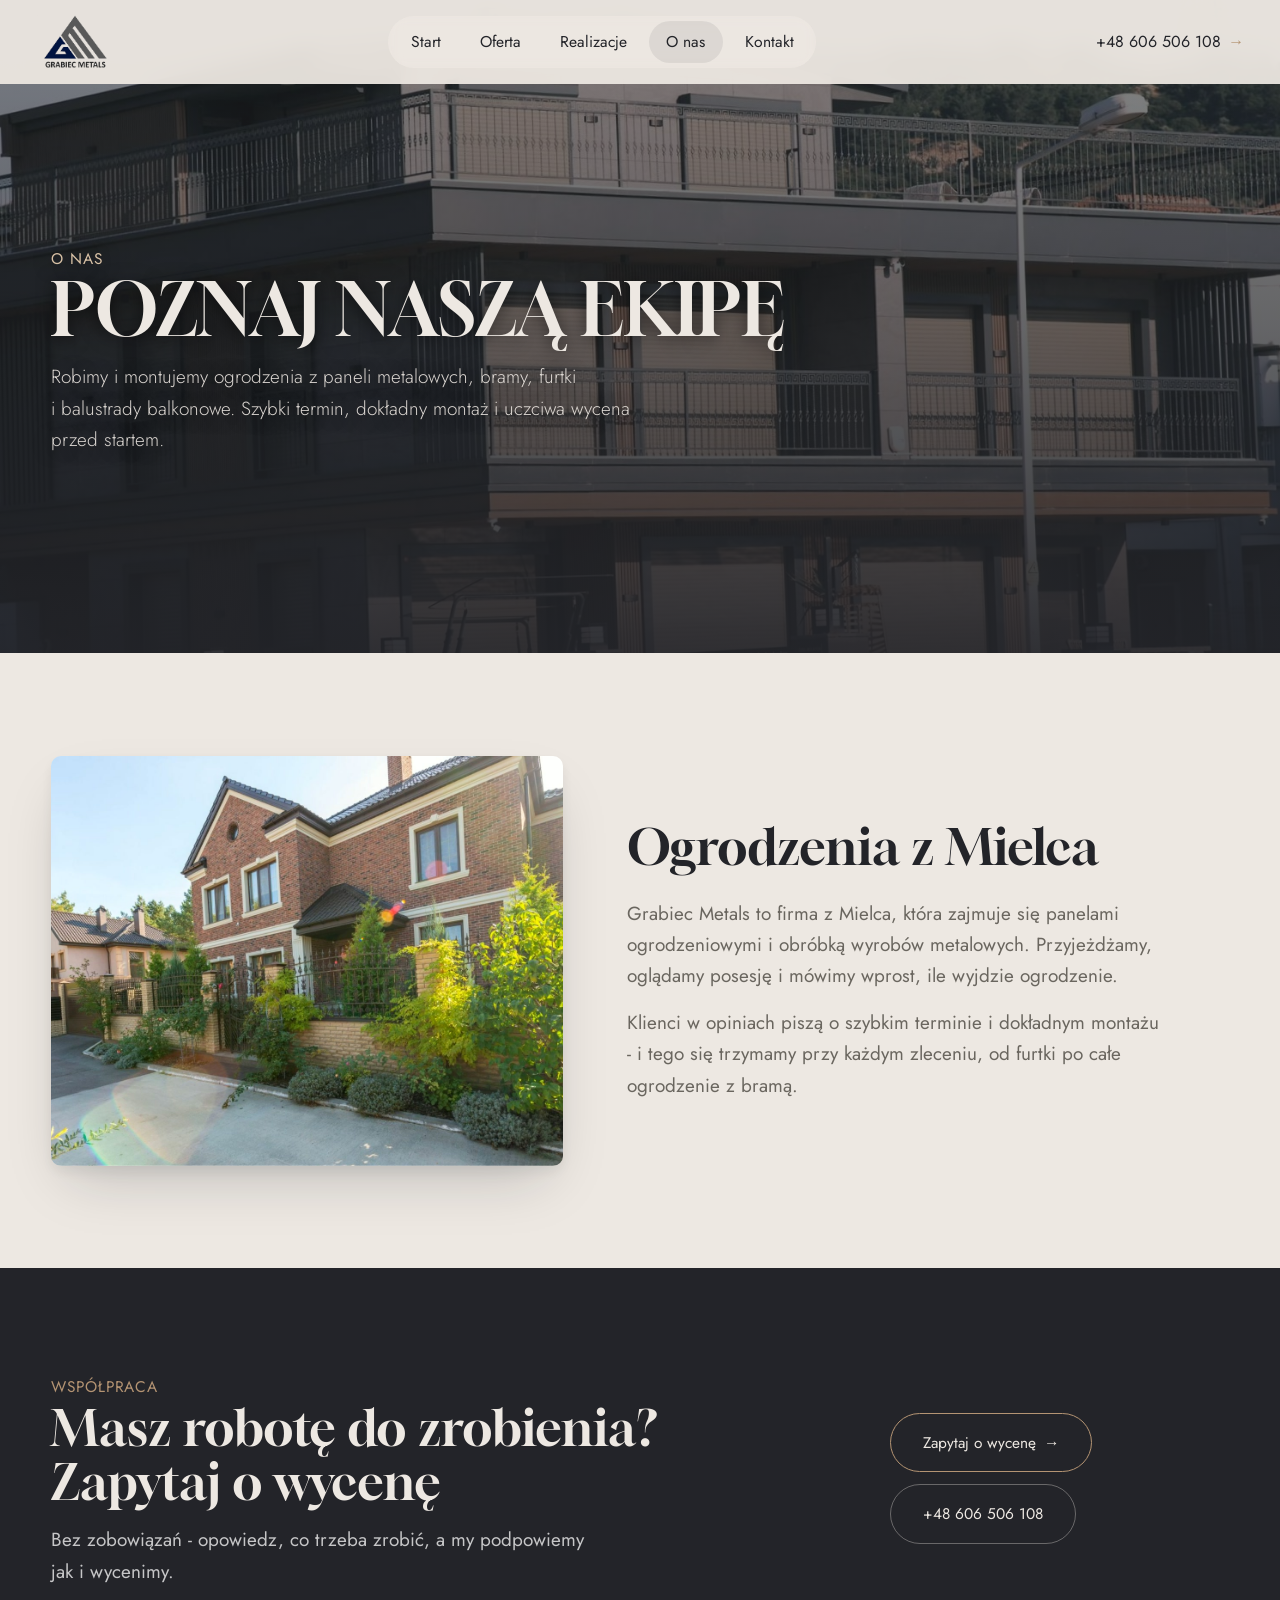
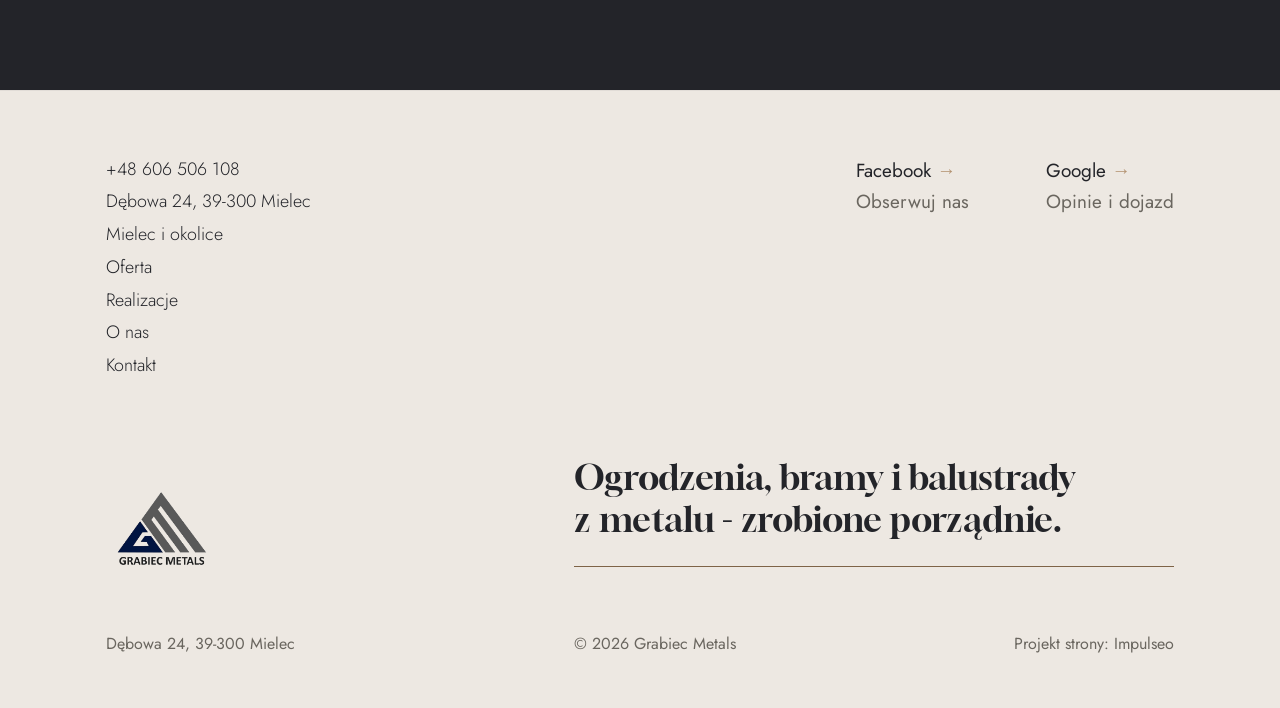
<file: o-nas.html>
<!DOCTYPE html>
<html lang="pl">
<head>
<meta charset="UTF-8">
<meta name="viewport" content="width=device-width, initial-scale=1.0">
<title>O nas - Grabiec Metals</title>
<meta name="description" content="Grabiec Metals - panele ogrodzeniowe, bramy, furtki i balustrady z metalu. Montaż ogrodzeń w Mielcu i okolicach. Zadzwoń po wycenę.">
<link rel="canonical" href="https://kris20032.github.io/grabiec-metals/o-nas.html">
<meta name="robots" content="noindex, nofollow">
<meta property="og:type" content="website">
<meta property="og:locale" content="pl_PL">
<meta property="og:site_name" content="Grabiec Metals">
<meta property="og:title" content="O nas - Grabiec Metals">
<meta property="og:description" content="Grabiec Metals - panele ogrodzeniowe, bramy, furtki i balustrady z metalu. Montaż ogrodzeń w Mielcu i okolicach. Zadzwoń po wycenę.">
<meta property="og:url" content="https://kris20032.github.io/grabiec-metals/o-nas.html">
<meta property="og:image" content="https://kris20032.github.io/grabiec-metals/img/og.jpg">
<meta property="og:image:width" content="1200">
<meta property="og:image:height" content="630">
<meta name="twitter:card" content="summary_large_image">
<link rel="preconnect" href="https://fonts.googleapis.com">
<link rel="preconnect" href="https://fonts.gstatic.com" crossorigin>
<link href="https://fonts.googleapis.com/css2?family=Gloock&family=Jost:wght@300;400;500&display=swap" rel="stylesheet">
<link rel="stylesheet" href="assets/styles.css?v=fae0aafb">
<link rel="stylesheet" href="assets/klind.css?v=1">
</head>
<body class="k-sub">

<header class="k-nav">
  <div class="k-nav-in">
    <a class="k-brand" href="index.html"><img class="brand-logo" src="img/logo.png" alt="Grabiec Metals" width="757" height="564" decoding="async"></a>
    <nav class="k-menu" aria-label="Menu główne">
      <a href="index.html">Start</a>
      <a href="oferta.html">Oferta</a>
      <a href="realizacje.html">Realizacje</a>
      <a href="o-nas.html" class="active">O nas</a>
      <a href="kontakt.html">Kontakt</a>
      <a class="k-menu-tel" href="tel:+48606506108">Zadzwoń +48 606 506 108</a>
    </nav>
    <a class="k-phone" href="tel:+48606506108">+48 606 506 108 <span class="k-arr" aria-hidden="true">&rarr;</span></a>
    <button class="k-burger" aria-label="Menu" aria-expanded="false"><span></span><span></span></button>
  </div>
</header>

<main>
<section class="pagehead">
  <img src="img/g9.jpg" alt="Grabiec Metals - Poznaj naszą ekipę" width="1552" height="1014" decoding="async">
  <div class="wrap">
    <span class="eyebrow">O nas</span>
    <h1>Poznaj naszą ekipę</h1>
    <p>Robimy i montujemy ogrodzenia z paneli metalowych, bramy, furtki i balustrady balkonowe. Szybki termin, dokładny montaż i uczciwa wycena przed startem.</p>
  </div>
</section>
<section>
  <div class="wrap split">
    <div class="split-art reveal"><img src="img/g10.jpg" alt="Grabiec Metals" loading="lazy" width="1510" height="954" decoding="async"></div>
    <div class="split-copy reveal">
      <h2>Ogrodzenia z Mielca</h2>
      <p class="muted">Grabiec Metals to firma z Mielca, która zajmuje się panelami ogrodzeniowymi i obróbką wyrobów metalowych. Przyjeżdżamy, oglądamy posesję i mówimy wprost, ile wyjdzie ogrodzenie.</p>
      <p class="muted">Klienci w opiniach piszą o szybkim terminie i dokładnym montażu - i tego się trzymamy przy każdym zleceniu, od furtki po całe ogrodzenie z bramą.</p>
    </div>
  </div>
</section>


<section class="cta">
  <div class="wrap">
    <div class="reveal">
      <span class="eyebrow">Współpraca</span>
      <h2>Masz robotę do zrobienia? Zapytaj o wycenę</h2>
      <p>Bez zobowiązań - opowiedz, co trzeba zrobić, a my podpowiemy jak i wycenimy.</p>
    </div>
    <div class="cta-actions reveal">
      <a href="kontakt.html" class="btn btn-light">Zapytaj o wycenę <span class="arr">→</span></a>
      <a href="tel:+48606506108" class="btn btn-ghost btn-ghost-cta">+48 606 506 108</a>
    </div>
  </div>
</section>
</main>

<footer class="k-foot">
  <div class="k-foot-top">
    <div class="k-foot-list">
      <a href="tel:+48606506108">+48 606 506 108</a>
      <span>Dębowa 24, 39-300 Mielec</span>
      <span>Mielec i okolice</span>
      <a href="oferta.html">Oferta</a>
      <a href="realizacje.html">Realizacje</a>
      <a href="o-nas.html">O nas</a>
      <a href="kontakt.html">Kontakt</a>
    </div>
    <div class="k-foot-soc"><a class="soc" href="https://www.facebook.com/p/Grabiec-Metals-100063551228161/?locale=pl_PL" target="_blank" rel="noopener">Facebook <span class="k-arr" aria-hidden="true">&rarr;</span></a><span class="k-dim">Obserwuj nas</span></div>
    <div class="k-foot-soc"><a class="soc" href="https://maps.google.com/?cid=9754666785261133392&amp;g_mp=Cidnb29nbGUubWFwcy5wbGFjZXMudjEuUGxhY2VzLlNlYXJjaFRleHQQAhgEIAA" target="_blank" rel="noopener">Google <span class="k-arr" aria-hidden="true">&rarr;</span></a><span class="k-dim">Opinie i dojazd</span></div>
  </div>
  <div class="k-foot-mid">
    <img src="img/logo.png" alt="Grabiec Metals" width="757" height="564" loading="lazy" decoding="async">
    <p class="k-foot-slogan">Ogrodzenia, bramy i&nbsp;balustrady z&nbsp;metalu&nbsp;- zrobione porządnie.</p>
  </div>
  <div class="k-foot-bot">
    <span>Dębowa 24, 39-300 Mielec</span>
    <span>© 2026 Grabiec Metals</span>
    <span>Projekt strony: <a class="foot-credit" href="https://impulseo.pl" target="_blank" rel="noopener">Impulseo</a></span>
  </div>
</footer>
<div class="sticky-call"><a class="sc-call" href="tel:+48606506108"><svg class="ico-tel" width="16" height="16" viewBox="0 0 24 24" fill="none" aria-hidden="true"><path d="M6.6 10.8a15.5 15.5 0 0 0 6.6 6.6l2.2-2.2a1 1 0 0 1 1-.24 11.4 11.4 0 0 0 3.6.58 1 1 0 0 1 1 1V20a1 1 0 0 1-1 1A17 17 0 0 1 3 4a1 1 0 0 1 1-1h3.5a1 1 0 0 1 1 1c0 1.25.2 2.46.58 3.6a1 1 0 0 1-.25 1l-2.23 2.2Z" fill="currentColor"/></svg> Zadzwoń</a><a class="sc-quote" href="kontakt.html">Zadzwoń teraz</a></div>
<div class="demo-wazne" data-do="2026-10-26" data-cykl="3" hidden><svg class="dw-ico" width="13" height="13" viewBox="0 0 24 24" fill="none" aria-hidden="true"><circle cx="12" cy="12" r="8.6" stroke="currentColor" stroke-width="1.8"/><path d="M12 7.2V12l3.3 2" stroke="currentColor" stroke-width="1.8" stroke-linecap="round"/></svg><span class="dw-txt"></span></div>

<script src="assets/main.js"></script>
<script src="assets/klind.js?v=1"></script>
</body>
</html>
</file>
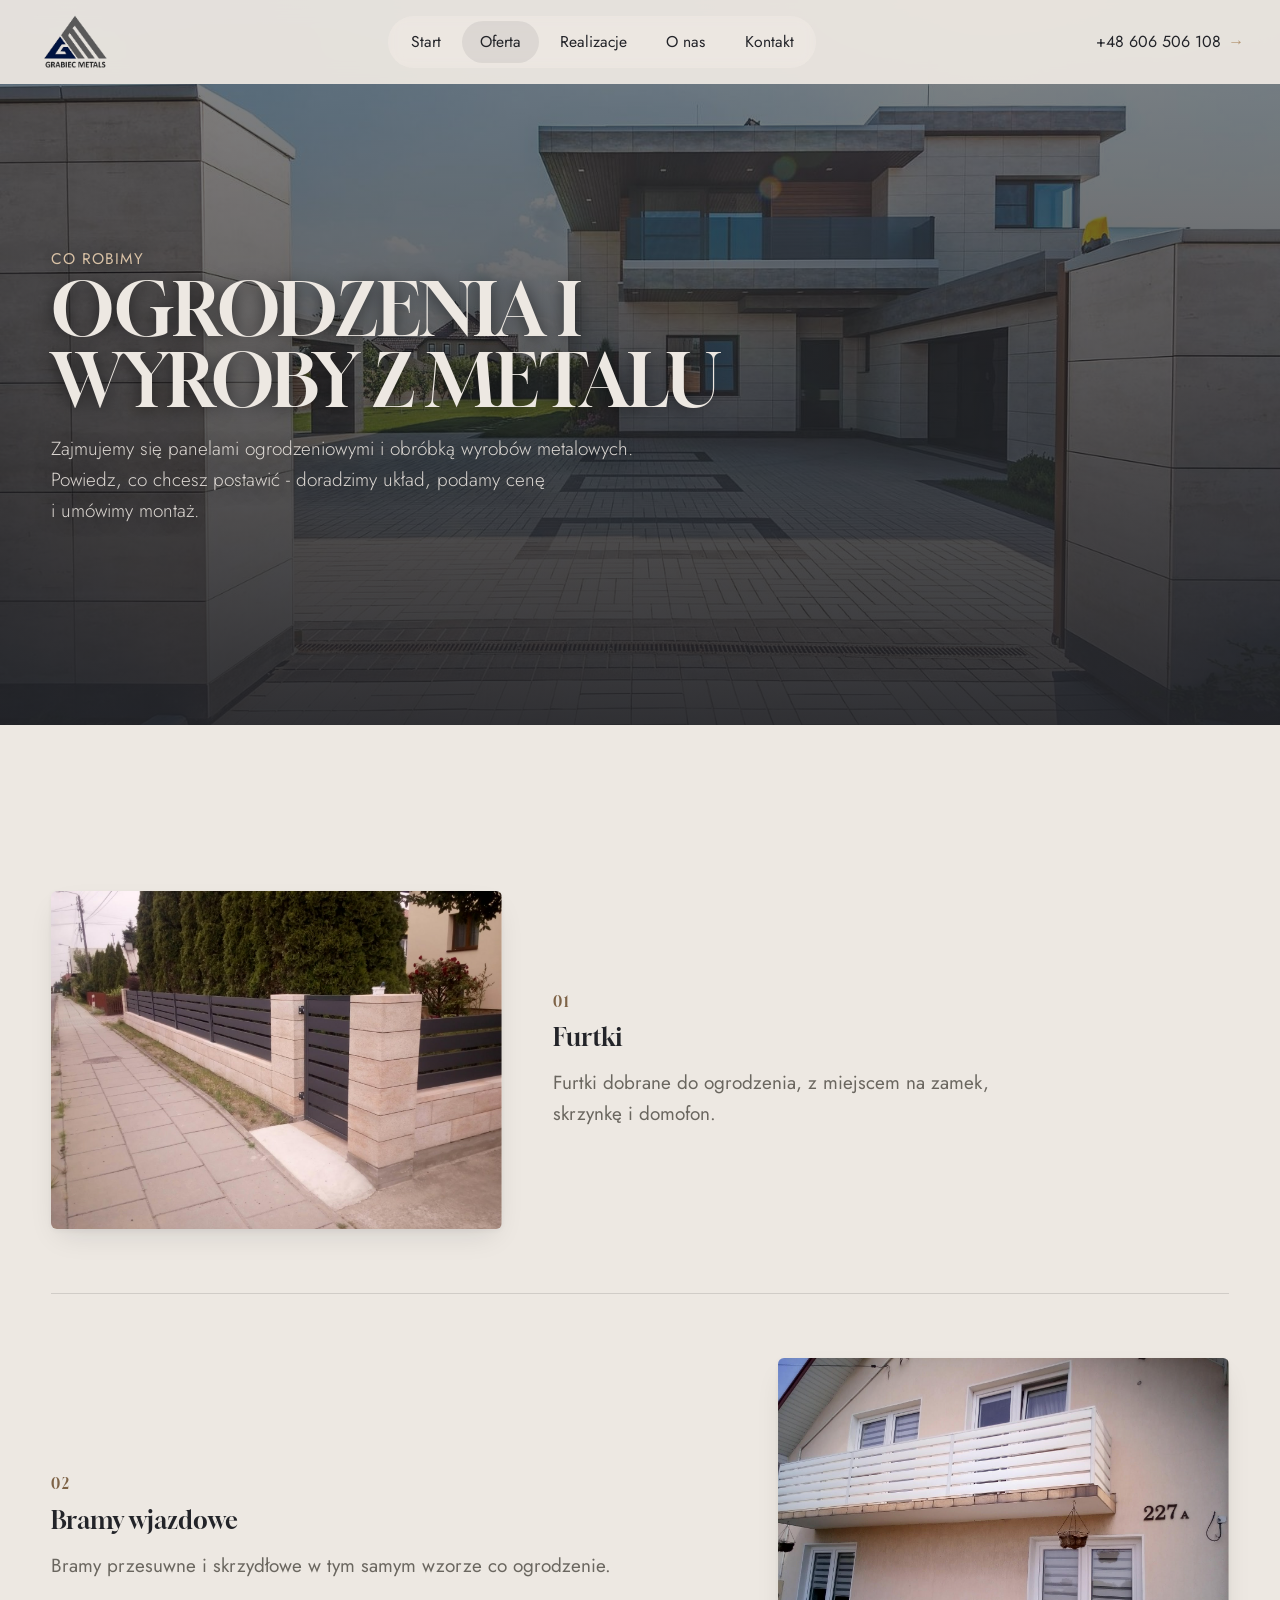
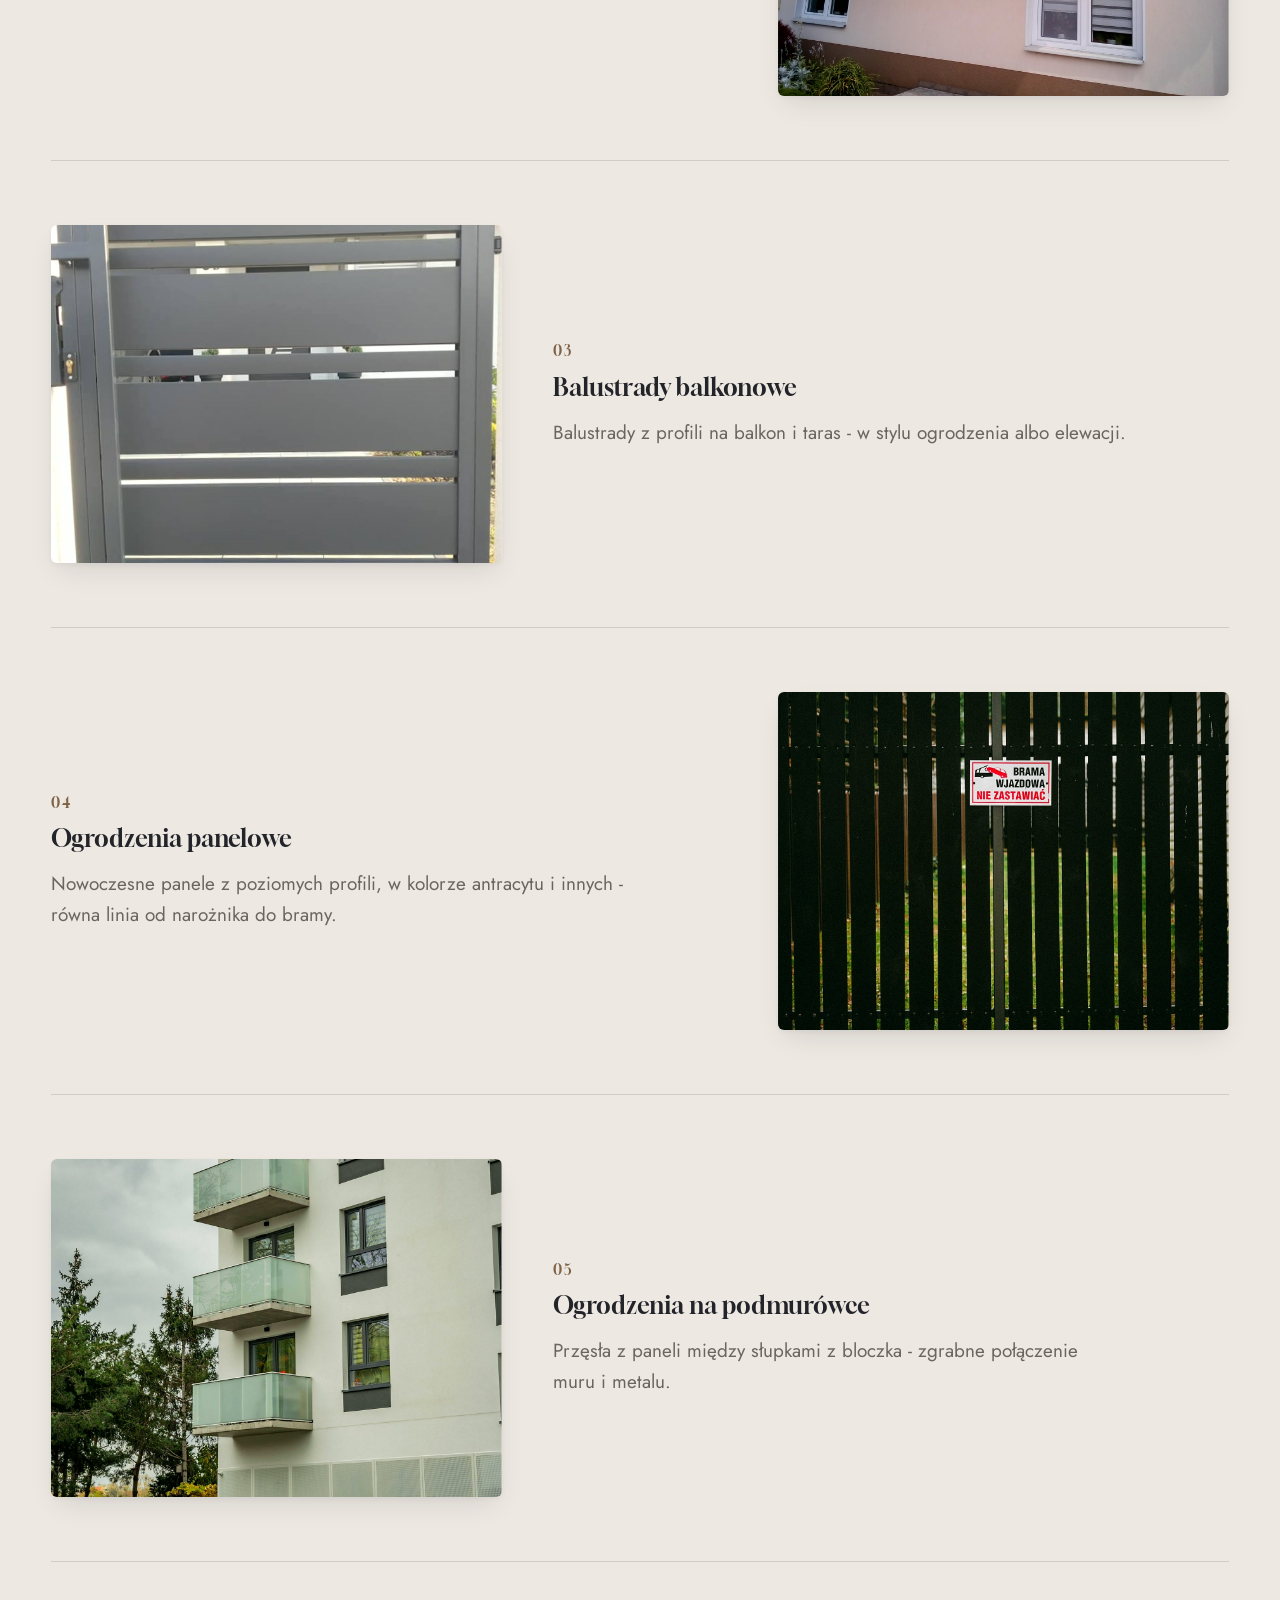
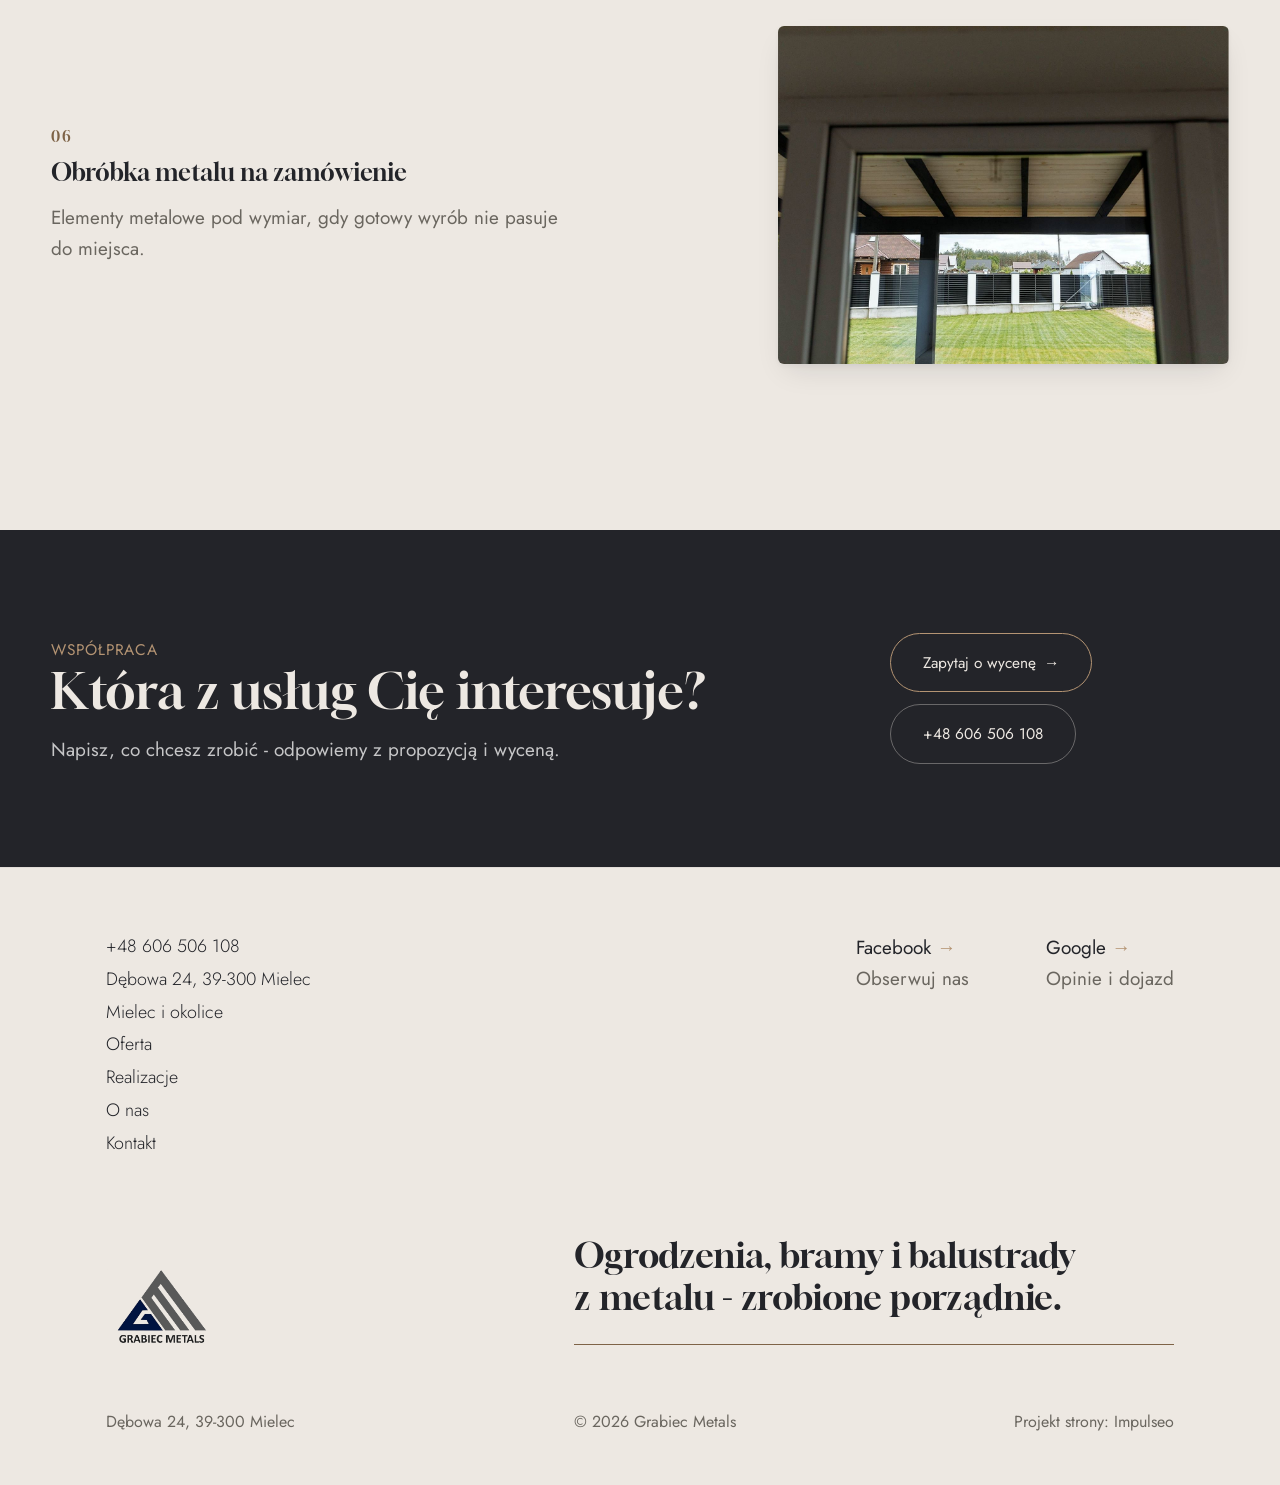
<file: oferta.html>
<!DOCTYPE html>
<html lang="pl">
<head>
<meta charset="UTF-8">
<meta name="viewport" content="width=device-width, initial-scale=1.0">
<title>Oferta - Grabiec Metals</title>
<meta name="description" content="Grabiec Metals - panele ogrodzeniowe, bramy, furtki i balustrady z metalu. Montaż ogrodzeń w Mielcu i okolicach. Zadzwoń po wycenę.">
<link rel="canonical" href="https://kris20032.github.io/grabiec-metals/oferta.html">
<meta name="robots" content="noindex, nofollow">
<meta property="og:type" content="website">
<meta property="og:locale" content="pl_PL">
<meta property="og:site_name" content="Grabiec Metals">
<meta property="og:title" content="Oferta - Grabiec Metals">
<meta property="og:description" content="Grabiec Metals - panele ogrodzeniowe, bramy, furtki i balustrady z metalu. Montaż ogrodzeń w Mielcu i okolicach. Zadzwoń po wycenę.">
<meta property="og:url" content="https://kris20032.github.io/grabiec-metals/oferta.html">
<meta property="og:image" content="https://kris20032.github.io/grabiec-metals/img/og.jpg">
<meta property="og:image:width" content="1200">
<meta property="og:image:height" content="630">
<meta name="twitter:card" content="summary_large_image">
<link rel="preconnect" href="https://fonts.googleapis.com">
<link rel="preconnect" href="https://fonts.gstatic.com" crossorigin>
<link href="https://fonts.googleapis.com/css2?family=Gloock&family=Jost:wght@300;400;500&display=swap" rel="stylesheet">
<link rel="stylesheet" href="assets/styles.css?v=fae0aafb">
<link rel="stylesheet" href="assets/klind.css?v=1">
</head>
<body class="k-sub">

<header class="k-nav">
  <div class="k-nav-in">
    <a class="k-brand" href="index.html"><img class="brand-logo" src="img/logo.png" alt="Grabiec Metals" width="757" height="564" decoding="async"></a>
    <nav class="k-menu" aria-label="Menu główne">
      <a href="index.html">Start</a>
      <a href="oferta.html" class="active">Oferta</a>
      <a href="realizacje.html">Realizacje</a>
      <a href="o-nas.html">O nas</a>
      <a href="kontakt.html">Kontakt</a>
      <a class="k-menu-tel" href="tel:+48606506108">Zadzwoń +48 606 506 108</a>
    </nav>
    <a class="k-phone" href="tel:+48606506108">+48 606 506 108 <span class="k-arr" aria-hidden="true">&rarr;</span></a>
    <button class="k-burger" aria-label="Menu" aria-expanded="false"><span></span><span></span></button>
  </div>
</header>

<main>
<section class="pagehead">
  <img src="img/g8.jpg" alt="Grabiec Metals - Ogrodzenia i wyroby z metalu" width="1600" height="1068" decoding="async">
  <div class="wrap">
    <span class="eyebrow">Co robimy</span>
    <h1>Ogrodzenia i wyroby z metalu</h1>
    <p>Zajmujemy się panelami ogrodzeniowymi i obróbką wyrobów metalowych. Powiedz, co chcesz postawić - doradzimy układ, podamy cenę i umówimy montaż.</p>
  </div>
</section>
<section>
  <div class="wrap">
    <div class="svc-row reveal">
      <div class="svc-row-art"><img src="img/g2.jpg" alt="Furtki" loading="lazy" width="1518" height="1106" decoding="async"></div>
      <div>
        <span class="num">01</span>
        <h3>Furtki</h3>
        <p class="muted">Furtki dobrane do ogrodzenia, z miejscem na zamek, skrzynkę i domofon.</p>
      </div>
    </div>
    <div class="svc-row rev reveal">
      <div class="svc-row-art"><img src="img/g3.jpg" alt="Bramy wjazdowe" loading="lazy" width="1600" height="1200" decoding="async"></div>
      <div>
        <span class="num">02</span>
        <h3>Bramy wjazdowe</h3>
        <p class="muted">Bramy przesuwne i skrzydłowe w tym samym wzorze co ogrodzenie.</p>
      </div>
    </div>
    <div class="svc-row reveal">
      <div class="svc-row-art"><img src="img/g4.jpg" alt="Balustrady balkonowe" loading="lazy" width="688" height="930" decoding="async"></div>
      <div>
        <span class="num">03</span>
        <h3>Balustrady balkonowe</h3>
        <p class="muted">Balustrady z profili na balkon i taras - w stylu ogrodzenia albo elewacji.</p>
      </div>
    </div>
    <div class="svc-row rev reveal">
      <div class="svc-row-art"><img src="img/g5.jpg" alt="Ogrodzenia panelowe" loading="lazy" width="1600" height="1066" decoding="async"></div>
      <div>
        <span class="num">04</span>
        <h3>Ogrodzenia panelowe</h3>
        <p class="muted">Nowoczesne panele z poziomych profili, w kolorze antracytu i innych - równa linia od narożnika do bramy.</p>
      </div>
    </div>
    <div class="svc-row reveal">
      <div class="svc-row-art"><img src="img/g6.jpg" alt="Ogrodzenia na podmurówce" loading="lazy" width="1600" height="1066" decoding="async"></div>
      <div>
        <span class="num">05</span>
        <h3>Ogrodzenia na podmurówce</h3>
        <p class="muted">Przęsła z paneli między słupkami z bloczka - zgrabne połączenie muru i metalu.</p>
      </div>
    </div>
    <div class="svc-row rev reveal">
      <div class="svc-row-art"><img src="img/g7.jpg" alt="Obróbka metalu na zamówienie" loading="lazy" width="1600" height="1066" decoding="async"></div>
      <div>
        <span class="num">06</span>
        <h3>Obróbka metalu na zamówienie</h3>
        <p class="muted">Elementy metalowe pod wymiar, gdy gotowy wyrób nie pasuje do miejsca.</p>
      </div>
    </div>
  </div>
</section>

<section class="cta">
  <div class="wrap">
    <div class="reveal">
      <span class="eyebrow">Współpraca</span>
      <h2>Która z usług Cię interesuje?</h2>
      <p>Napisz, co chcesz zrobić - odpowiemy z propozycją i wyceną.</p>
    </div>
    <div class="cta-actions reveal">
      <a href="kontakt.html" class="btn btn-light">Zapytaj o wycenę <span class="arr">→</span></a>
      <a href="tel:+48606506108" class="btn btn-ghost btn-ghost-cta">+48 606 506 108</a>
    </div>
  </div>
</section>
</main>

<footer class="k-foot">
  <div class="k-foot-top">
    <div class="k-foot-list">
      <a href="tel:+48606506108">+48 606 506 108</a>
      <span>Dębowa 24, 39-300 Mielec</span>
      <span>Mielec i okolice</span>
      <a href="oferta.html">Oferta</a>
      <a href="realizacje.html">Realizacje</a>
      <a href="o-nas.html">O nas</a>
      <a href="kontakt.html">Kontakt</a>
    </div>
    <div class="k-foot-soc"><a class="soc" href="https://www.facebook.com/p/Grabiec-Metals-100063551228161/?locale=pl_PL" target="_blank" rel="noopener">Facebook <span class="k-arr" aria-hidden="true">&rarr;</span></a><span class="k-dim">Obserwuj nas</span></div>
    <div class="k-foot-soc"><a class="soc" href="https://maps.google.com/?cid=9754666785261133392&amp;g_mp=Cidnb29nbGUubWFwcy5wbGFjZXMudjEuUGxhY2VzLlNlYXJjaFRleHQQAhgEIAA" target="_blank" rel="noopener">Google <span class="k-arr" aria-hidden="true">&rarr;</span></a><span class="k-dim">Opinie i dojazd</span></div>
  </div>
  <div class="k-foot-mid">
    <img src="img/logo.png" alt="Grabiec Metals" width="757" height="564" loading="lazy" decoding="async">
    <p class="k-foot-slogan">Ogrodzenia, bramy i&nbsp;balustrady z&nbsp;metalu&nbsp;- zrobione porządnie.</p>
  </div>
  <div class="k-foot-bot">
    <span>Dębowa 24, 39-300 Mielec</span>
    <span>© 2026 Grabiec Metals</span>
    <span>Projekt strony: <a class="foot-credit" href="https://impulseo.pl" target="_blank" rel="noopener">Impulseo</a></span>
  </div>
</footer>
<div class="sticky-call"><a class="sc-call" href="tel:+48606506108"><svg class="ico-tel" width="16" height="16" viewBox="0 0 24 24" fill="none" aria-hidden="true"><path d="M6.6 10.8a15.5 15.5 0 0 0 6.6 6.6l2.2-2.2a1 1 0 0 1 1-.24 11.4 11.4 0 0 0 3.6.58 1 1 0 0 1 1 1V20a1 1 0 0 1-1 1A17 17 0 0 1 3 4a1 1 0 0 1 1-1h3.5a1 1 0 0 1 1 1c0 1.25.2 2.46.58 3.6a1 1 0 0 1-.25 1l-2.23 2.2Z" fill="currentColor"/></svg> Zadzwoń</a><a class="sc-quote" href="kontakt.html">Zadzwoń teraz</a></div>
<div class="demo-wazne" data-do="2026-10-26" data-cykl="3" hidden><svg class="dw-ico" width="13" height="13" viewBox="0 0 24 24" fill="none" aria-hidden="true"><circle cx="12" cy="12" r="8.6" stroke="currentColor" stroke-width="1.8"/><path d="M12 7.2V12l3.3 2" stroke="currentColor" stroke-width="1.8" stroke-linecap="round"/></svg><span class="dw-txt"></span></div>

<script src="assets/main.js"></script>
<script src="assets/klind.js?v=1"></script>
</body>
</html>
</file>
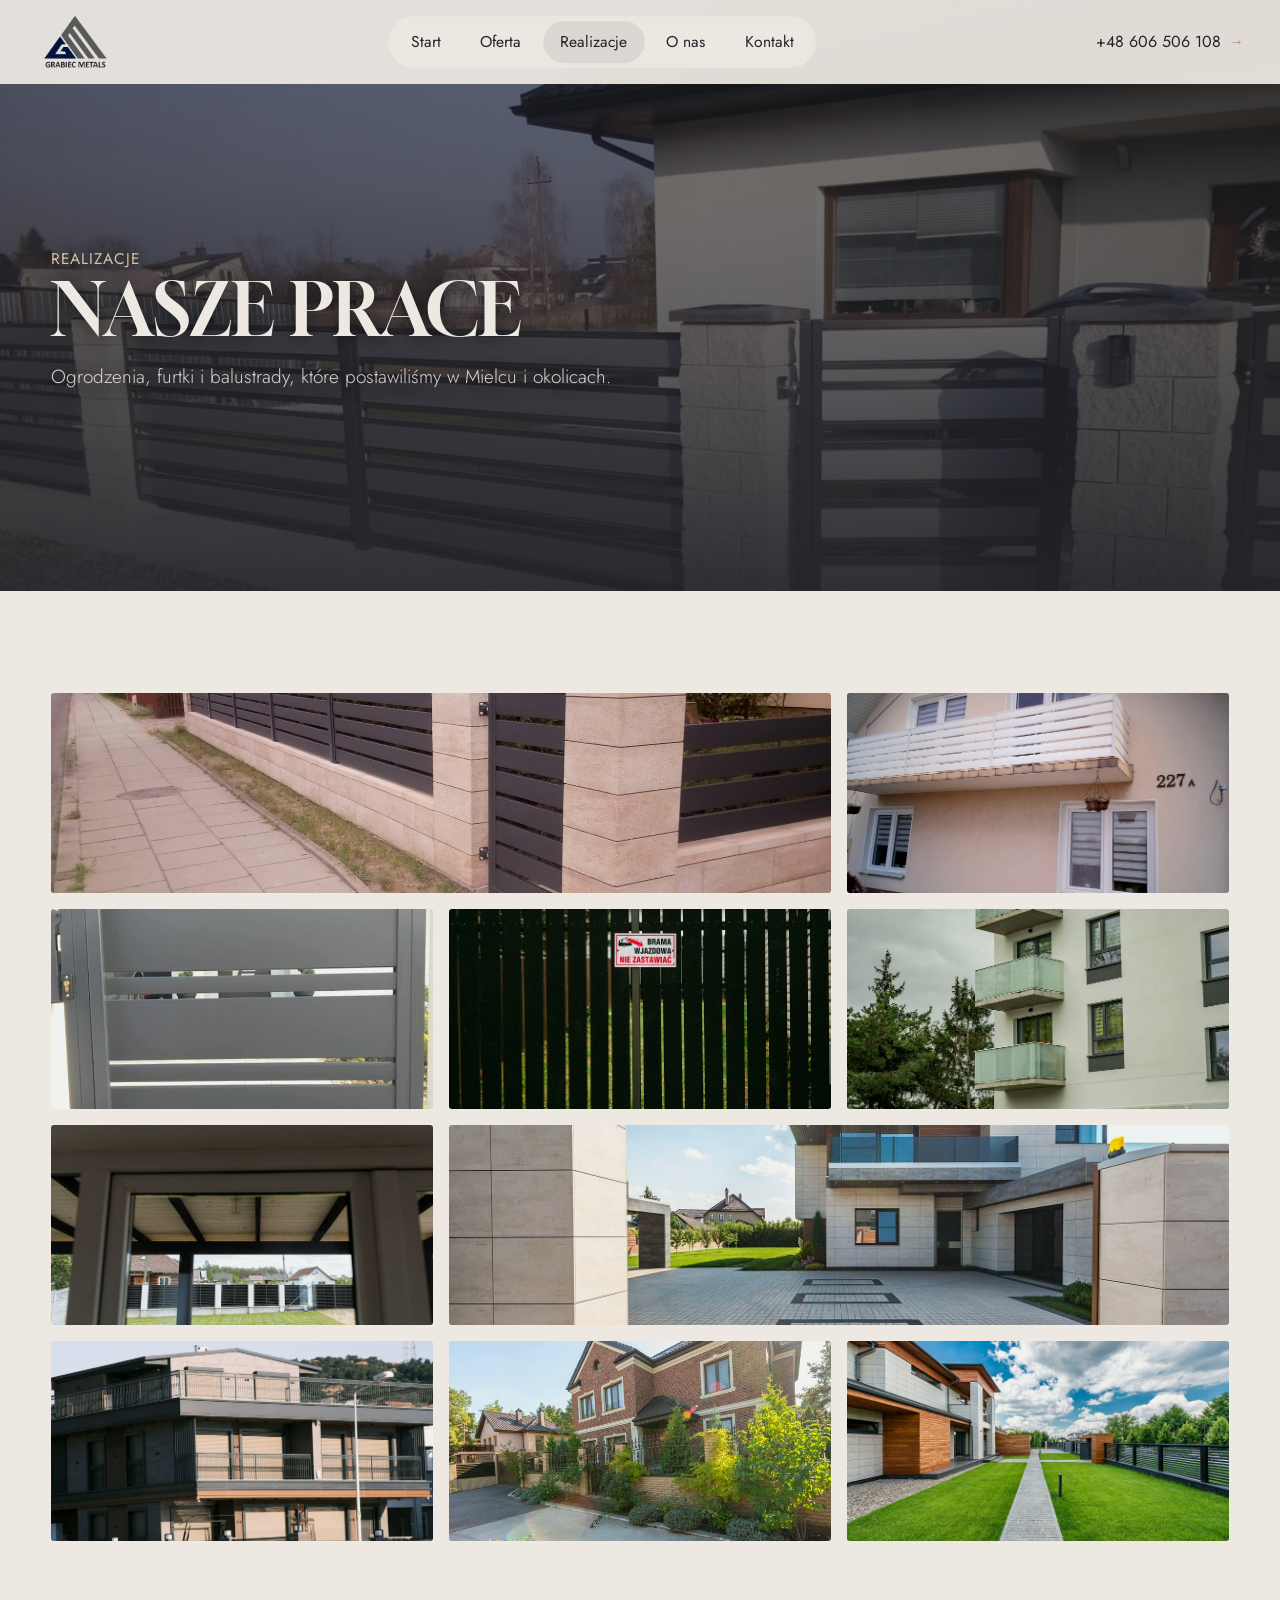
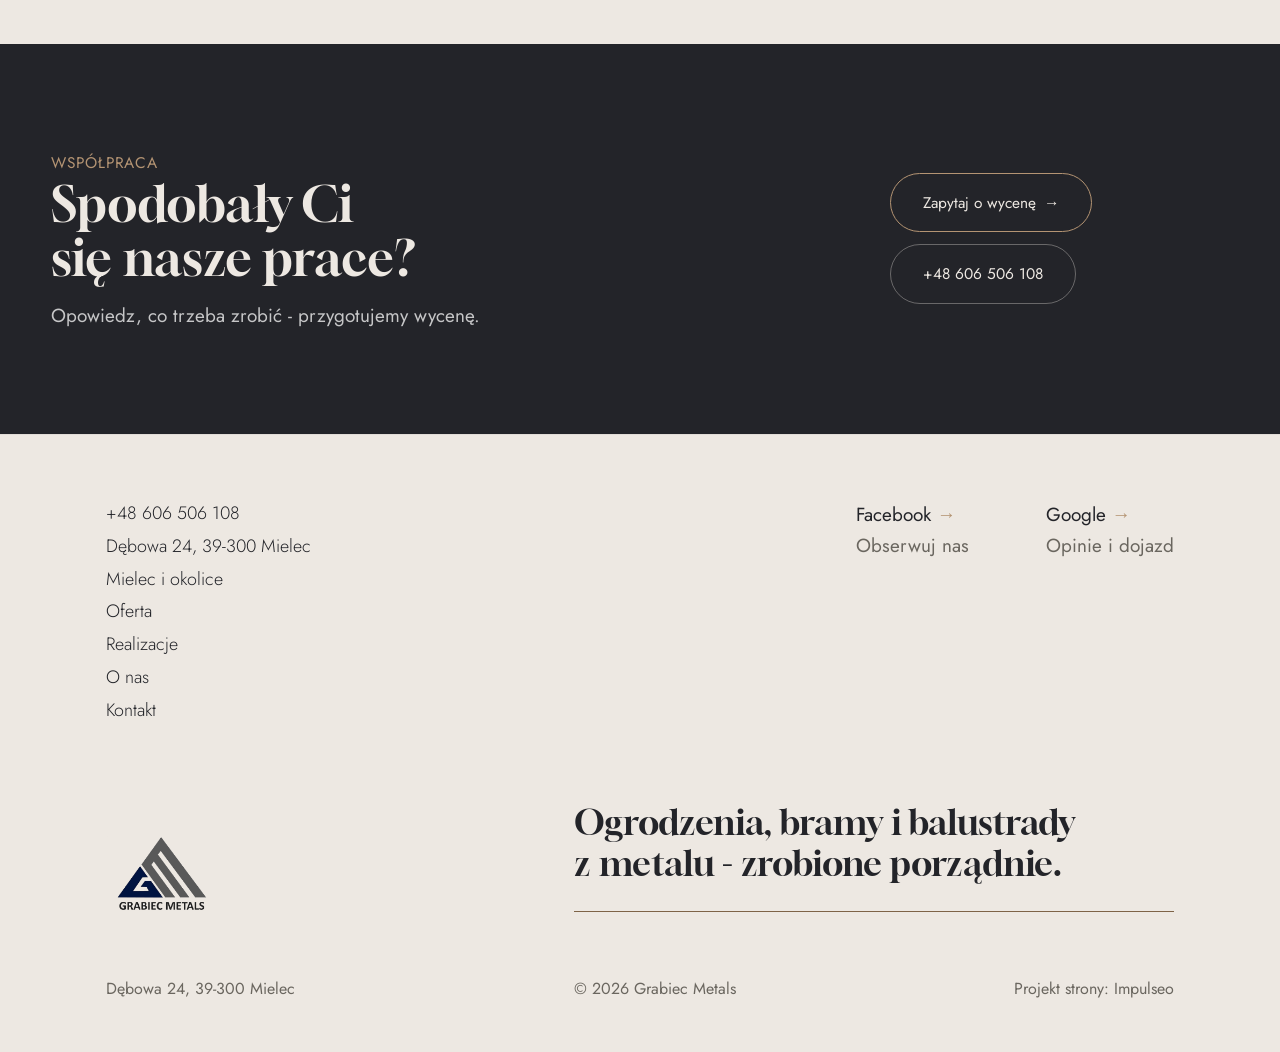
<file: realizacje.html>
<!DOCTYPE html>
<html lang="pl">
<head>
<meta charset="UTF-8">
<meta name="viewport" content="width=device-width, initial-scale=1.0">
<title>Realizacje - Grabiec Metals</title>
<meta name="description" content="Realizacje Grabiec Metals: Ogrodzenie z furtką, Ogrodzenie na podmurówce, Balustrada balkonowa, Furtka z panelem, Brama wjazdowa">
<link rel="canonical" href="https://kris20032.github.io/grabiec-metals/realizacje.html">
<meta name="robots" content="noindex, nofollow">
<meta property="og:type" content="website">
<meta property="og:locale" content="pl_PL">
<meta property="og:site_name" content="Grabiec Metals">
<meta property="og:title" content="Realizacje - Grabiec Metals">
<meta property="og:description" content="Realizacje Grabiec Metals: Ogrodzenie z furtką, Ogrodzenie na podmurówce, Balustrada balkonowa, Furtka z panelem, Brama wjazdowa">
<meta property="og:url" content="https://kris20032.github.io/grabiec-metals/realizacje.html">
<meta property="og:image" content="https://kris20032.github.io/grabiec-metals/img/og.jpg">
<meta property="og:image:width" content="1200">
<meta property="og:image:height" content="630">
<meta name="twitter:card" content="summary_large_image">
<link rel="preconnect" href="https://fonts.googleapis.com">
<link rel="preconnect" href="https://fonts.gstatic.com" crossorigin>
<link href="https://fonts.googleapis.com/css2?family=Gloock&family=Jost:wght@300;400;500&display=swap" rel="stylesheet">
<link rel="stylesheet" href="assets/styles.css?v=fae0aafb">
<link rel="stylesheet" href="assets/klind.css?v=1">
</head>
<body class="k-sub">

<header class="k-nav">
  <div class="k-nav-in">
    <a class="k-brand" href="index.html"><img class="brand-logo" src="img/logo.png" alt="Grabiec Metals" width="757" height="564" decoding="async"></a>
    <nav class="k-menu" aria-label="Menu główne">
      <a href="index.html">Start</a>
      <a href="oferta.html">Oferta</a>
      <a href="realizacje.html" class="active">Realizacje</a>
      <a href="o-nas.html">O nas</a>
      <a href="kontakt.html">Kontakt</a>
      <a class="k-menu-tel" href="tel:+48606506108">Zadzwoń +48 606 506 108</a>
    </nav>
    <a class="k-phone" href="tel:+48606506108">+48 606 506 108 <span class="k-arr" aria-hidden="true">&rarr;</span></a>
    <button class="k-burger" aria-label="Menu" aria-expanded="false"><span></span><span></span></button>
  </div>
</header>

<main>
<section class="pagehead">
  <img src="img/g1.jpg" alt="Grabiec Metals - Nasze prace" width="1546" height="666" decoding="async">
  <div class="wrap">
    <span class="eyebrow">Realizacje</span>
    <h1>Nasze prace</h1>
    <p>Ogrodzenia, furtki i balustrady, które postawiliśmy w Mielcu i okolicach.</p>
  </div>
</section>
<section>
  <div class="wrap">
    <div class="gallery">
      <div class="tile t-two3 reveal"><img src="img/g2.jpg" alt="Grabiec Metals" loading="lazy" width="1518" height="1106" decoding="async"></div>
      <div class="tile t-third reveal"><img src="img/g3.jpg" alt="Grabiec Metals" loading="lazy" width="1600" height="1200" decoding="async"></div>
      <div class="tile t-third reveal"><img src="img/g4.jpg" alt="Grabiec Metals" loading="lazy" width="688" height="930" decoding="async"></div>
      <div class="tile t-third reveal"><img src="img/g5.jpg" alt="Grabiec Metals" loading="lazy" width="1600" height="1066" decoding="async"></div>
      <div class="tile t-third reveal"><img src="img/g6.jpg" alt="Grabiec Metals" loading="lazy" width="1600" height="1066" decoding="async"></div>
      <div class="tile t-third reveal"><img src="img/g7.jpg" alt="Grabiec Metals" loading="lazy" width="1600" height="1066" decoding="async"></div>
      <div class="tile t-two3 reveal"><img src="img/g8.jpg" alt="Grabiec Metals" loading="lazy" width="1600" height="1068" decoding="async"></div>
      <div class="tile t-third reveal"><img src="img/g9.jpg" alt="Grabiec Metals" loading="lazy" width="1552" height="1014" decoding="async"></div>
      <div class="tile t-third reveal"><img src="img/g10.jpg" alt="Grabiec Metals" loading="lazy" width="1510" height="954" decoding="async"></div>
      <div class="tile t-third reveal"><img src="img/about.jpg" alt="Grabiec Metals" loading="lazy" width="1600" height="1068" decoding="async"></div>
    </div>
  </div>
</section>
<section class="cta">
  <div class="wrap">
    <div class="reveal">
      <span class="eyebrow">Współpraca</span>
      <h2>Spodobały Ci się nasze prace?</h2>
      <p>Opowiedz, co trzeba zrobić - przygotujemy wycenę.</p>
    </div>
    <div class="cta-actions reveal">
      <a href="kontakt.html" class="btn btn-light">Zapytaj o wycenę <span class="arr">→</span></a>
      <a href="tel:+48606506108" class="btn btn-ghost btn-ghost-cta">+48 606 506 108</a>
    </div>
  </div>
</section>
</main>

<footer class="k-foot">
  <div class="k-foot-top">
    <div class="k-foot-list">
      <a href="tel:+48606506108">+48 606 506 108</a>
      <span>Dębowa 24, 39-300 Mielec</span>
      <span>Mielec i okolice</span>
      <a href="oferta.html">Oferta</a>
      <a href="realizacje.html">Realizacje</a>
      <a href="o-nas.html">O nas</a>
      <a href="kontakt.html">Kontakt</a>
    </div>
    <div class="k-foot-soc"><a class="soc" href="https://www.facebook.com/p/Grabiec-Metals-100063551228161/?locale=pl_PL" target="_blank" rel="noopener">Facebook <span class="k-arr" aria-hidden="true">&rarr;</span></a><span class="k-dim">Obserwuj nas</span></div>
    <div class="k-foot-soc"><a class="soc" href="https://maps.google.com/?cid=9754666785261133392&amp;g_mp=Cidnb29nbGUubWFwcy5wbGFjZXMudjEuUGxhY2VzLlNlYXJjaFRleHQQAhgEIAA" target="_blank" rel="noopener">Google <span class="k-arr" aria-hidden="true">&rarr;</span></a><span class="k-dim">Opinie i dojazd</span></div>
  </div>
  <div class="k-foot-mid">
    <img src="img/logo.png" alt="Grabiec Metals" width="757" height="564" loading="lazy" decoding="async">
    <p class="k-foot-slogan">Ogrodzenia, bramy i&nbsp;balustrady z&nbsp;metalu&nbsp;- zrobione porządnie.</p>
  </div>
  <div class="k-foot-bot">
    <span>Dębowa 24, 39-300 Mielec</span>
    <span>© 2026 Grabiec Metals</span>
    <span>Projekt strony: <a class="foot-credit" href="https://impulseo.pl" target="_blank" rel="noopener">Impulseo</a></span>
  </div>
</footer>
<div class="sticky-call"><a class="sc-call" href="tel:+48606506108"><svg class="ico-tel" width="16" height="16" viewBox="0 0 24 24" fill="none" aria-hidden="true"><path d="M6.6 10.8a15.5 15.5 0 0 0 6.6 6.6l2.2-2.2a1 1 0 0 1 1-.24 11.4 11.4 0 0 0 3.6.58 1 1 0 0 1 1 1V20a1 1 0 0 1-1 1A17 17 0 0 1 3 4a1 1 0 0 1 1-1h3.5a1 1 0 0 1 1 1c0 1.25.2 2.46.58 3.6a1 1 0 0 1-.25 1l-2.23 2.2Z" fill="currentColor"/></svg> Zadzwoń</a><a class="sc-quote" href="kontakt.html">Zadzwoń teraz</a></div>
<div class="demo-wazne" data-do="2026-10-26" data-cykl="3" hidden><svg class="dw-ico" width="13" height="13" viewBox="0 0 24 24" fill="none" aria-hidden="true"><circle cx="12" cy="12" r="8.6" stroke="currentColor" stroke-width="1.8"/><path d="M12 7.2V12l3.3 2" stroke="currentColor" stroke-width="1.8" stroke-linecap="round"/></svg><span class="dw-txt"></span></div>

<script src="assets/main.js"></script>
<script src="assets/klind.js?v=1"></script>
</body>
</html>
</file>
<file: assets/styles.css>
/* ============================================================
   STOLBASZ — premium, architektoniczny B2B fit-out
   Jasna paleta, zero brązu. System wg premium-web-craft.
   Projekt strony: Impulseo (impulseo.pl)
   ============================================================ */

:root{
  /* PALETA — jasna, architektoniczna, chłodna */
  --paper:#F4F6F8;          /* główne tło */
  --paper-2:#E7EBEF;        /* sekcje alternatywne (chłodny jasny szary) */
  --paper-3:#E7EBEF;        /* delikatne wypełnienia */
  --ink:#15212E;            /* tekst główny — chłodny grafit */
  --ink-soft:#243443;       /* nagłówki drugorzędne */
  --muted:#6B7785;          /* tekst poboczny */
  --line:rgba(21,33,46,.12);/* hairline */
  --accent:#E8A317;         /* stonowany petrol-slate — jedyny akcent */
  --accent-d:#C9870C;
  --accent-soft:rgba(232,163,23,.10);
  --dark:#15212E;           /* sekcje ciemne (stopka/CTA) */

  /* HOVER ZDJĘĆ — JEDEN standard dla całego silnika (decyzja K. 04.08.2026, artefakt z wariantami).
     AKTUALNE (K.+Szymon 09.08.2026, wybór z artefaktu 6 wariantów): zoom 1.05 przy 1.4s -
     przy tak długim czasie mocniejszy kadr NIE skacze, tylko „oddycha". Poprzedni standard
     (1.02 / .55s z 04.08) odbierany jako dynamiczny i szybki.
     Spoczynek lekko przygaszony, ale TYLKO tam, gdzie jest mysz (@media hover:hover) —
     na telefonie zdjęcia zostają w pełnej jasności. */
  --img-zoom:1.05;                   /* K.+Szymon 09.08: wariant F z artefaktu porównawczego */
  --img-rest:brightness(.95) saturate(.99);
  --img-hot:brightness(1.06) saturate(1.05);
  --img-dur:1.4s;                    /* K.+Szymon 09.08 (wariant F): powoli = elegancko */
  --img-ease:cubic-bezier(.16,.84,.44,1);  /* miękki ogon, efekt „oddychania" */

  /* ODSTĘPY — skala 4/8 */
  --space-1:4px; --space-2:8px; --space-3:12px; --space-4:16px; --space-5:24px;
  --space-6:32px; --space-7:48px; --space-8:64px; --space-9:96px; --space-10:128px;

  /* TYPOGRAFIA — fluid clamp() (skala podbita 16.07.2026: większe, czytelniejsze litery — uwaga Adama) */
  --text-sm:clamp(.9rem,.87rem + .12vw,1rem);
  --text-base:clamp(1.08rem,1.04rem + .18vw,1.2rem);
  --text-lg:clamp(1.24rem,1.15rem + .34vw,1.44rem);
  --text-h3:clamp(1.34rem,1.22rem + .55vw,1.66rem);
  --text-h2:clamp(2.1rem,1.66rem + 2.1vw,3.1rem);
  --text-h1:clamp(2.9rem,2.1rem + 4vw,5.1rem);

  /* PROMIENIE — architektoniczne, raczej ostre */
  --r-sm:3px; --r-md:6px; --r-lg:10px;

  /* RUCH */
  --ease:cubic-bezier(.25,.46,.45,.94); --dur:.24s;

  /* CIENIE — miękkie, warstwowe */
  --sh-sm:0 1px 2px rgba(16,24,32,.04), 0 2px 8px rgba(16,24,32,.05);
  --sh-md:0 2px 6px rgba(16,24,32,.05), 0 12px 28px -8px rgba(16,24,32,.12);
  --sh-lg:0 6px 14px rgba(16,24,32,.07), 0 26px 56px -18px rgba(16,24,32,.22);

  --hairline:1px solid var(--line);

  --font-display:'Space Grotesk','Inter',sans-serif;
  --font-body:'DM Sans','Inter',sans-serif;
}

*{box-sizing:border-box;margin:0;padding:0}
html{scroll-behavior:smooth}
body{
  font-family:var(--font-body);
  font-size:var(--text-base);
  line-height:1.65;
  color:var(--ink);
  background:var(--paper);
  -webkit-font-smoothing:antialiased;
  text-rendering:optimizeLegibility;
}
img{max-width:100%;height:auto;display:block}  /* height:auto = width/height z atrybutów trzyma proporcje (TOP#12) */
a{color:inherit;text-decoration:none}

.wrap{width:min(92%,1180px);margin-inline:auto}
section{padding-block:clamp(52px,6.5vw,96px)}

h1,h2,h3{font-family:var(--font-display);font-weight:700;line-height:1.08;letter-spacing:-.02em;color:var(--ink)}
h1{font-size:var(--text-h1);letter-spacing:-.035em}
h2{font-size:var(--text-h2);letter-spacing:-.025em}
h3{font-size:var(--text-h3)}
/* MIARA — długość wiersza. WCAG 2.2 SC 1.4.8: max 80 znaków; Butterick: 45–90.
   68ch daje realnie 72–78 znaków polskiego tekstu, czyli z zapasem pod granicą.
   Wcześniej limit miał TYLKO <p> — <li>, <blockquote> i <dd> nie miały żadnego,
   i to jedyny powód, dla którego 23 bloki na dwóch oddanych stronach jadą po
   83–106 znaków w wierszu (pomiar 07.08.2026, bramka `miara`).
   ⚠️ Listy i definicje ograniczamy TYLKO bez klasy: `ul`/`ol` z klasą to u nas
   układ (siatki kafli, menu), a nie tekst ciągły — tam miarę wyznacza układ. */
/* 60ch, nie 68ch (K. 10.08): po zmianie fontów na węższe kroje (DM Sans i spółka)
   w 68ch mieściło się ~90 znaków - bramka pikselowa słusznie zgłaszała przekroczenie
   granicy 80. Pomiar na żywej przeglądarce: 60ch = 90 znaków, 53ch = ~78 znaków, czyli normę WCAG 1.4.8. */
:root{ --miara:53ch }
p{max-width:min(100%,var(--miara))}
blockquote,
ul:not([class])>li, ol:not([class])>li,
dl:not([class])>dd{max-width:min(100%,var(--miara))}

/* ⚠️ Świadomie BEZ wyjątku `.tile p,.card p,.svc p{max-width:none}`, choć nasuwa się sam:
   te akapity BYŁY już ograniczone (stare `p{max-width:65ch}`), więc „wyjątek" nie odblokowałby
   niczego nowego — tylko ROZLUŹNIŁ stan sprzed zmiany na wszystkich demach naraz.
   `figcaption` żadna z reguł wyżej nie dotyczy, więc też nie potrzebuje zwolnienia. */

/* ŁAMANIE. `balance` wyrównuje długości wierszy w nagłówku, `pretty` pilnuje ostatniego
   wiersza akapitu, żeby nie został w nim jeden wyraz. Obsługiwane od Chrome 117 /
   Safari 17.5; starsze przeglądarki po prostu ignorują tę własność.
   `text-wrap:pretty` nie występowało dotąd ANI RAZ w silniku ani w repo klientów. */
h1,h2,h3,.lead,.lede{text-wrap:balance}
p,li,blockquote,dd{text-wrap:pretty}

.eyebrow{
  font-family:var(--font-body);
  font-size:var(--text-sm);
  font-weight:600;
  letter-spacing:.18em;
  text-transform:uppercase;
  color:var(--accent);
  display:inline-flex;align-items:center;gap:var(--space-3);
}
/* flex:none + margin-top = kreska trzyma się PIERWSZEJ linii. Wcześniej align-items:center
   centrowało ją względem całego bloku i przy zawinięciu (długi kicker typu
   „…WNĘTRZ · LESZNO · OD 2019") druga linia lądowała z brzydkim wcięciem. */
.eyebrow{align-items:flex-start}
.eyebrow>*,.eyebrow{text-wrap:balance}   /* dlugi kicker lamal sie na sierote typu samo „2019" w drugiej linii */
.eyebrow::before{content:"";width:28px;height:1px;background:var(--accent);display:inline-block;flex:none;margin-top:.62em}

.muted{color:var(--muted)}
.lead{font-size:var(--text-lg);line-height:1.55;color:var(--ink-soft);max-width:50ch}

/* ---------- BUTTONS ---------- */
.btn{
  display:inline-flex;align-items:center;gap:var(--space-2);
  font-weight:600;font-size:var(--text-sm);letter-spacing:.02em;
  padding:var(--space-4) var(--space-6);
  border-radius:var(--r-sm);
  transition:transform var(--dur) var(--ease),box-shadow var(--dur) var(--ease),background var(--dur) var(--ease);
  cursor:pointer;border:1px solid transparent;
}
.btn-accent{background:var(--accent);color:#fff;box-shadow:var(--sh-sm)}
.btn-accent:hover{background:var(--accent-d);transform:translateY(-2px);box-shadow:var(--sh-md)}
.btn-accent:active{transform:translateY(0);box-shadow:var(--sh-sm)}
.btn-ghost{background:transparent;color:var(--ink);border-color:var(--line)}
.btn-ghost:hover{border-color:var(--accent);color:var(--accent);transform:translateY(-2px)}
.btn-light{background:#fff;color:var(--ink);box-shadow:var(--sh-sm)}
.btn-light:hover{transform:translateY(-2px);box-shadow:var(--sh-md)}
.btn .arr{transition:transform var(--dur) var(--ease)}
.btn:hover .arr{transform:translateX(4px)}

/* ---------- NAV ---------- */
.nav{
  position:sticky;top:0;z-index:50;
  background:color-mix(in srgb,var(--paper) 88%,transparent);
  backdrop-filter:saturate(140%) blur(10px);
  border-bottom:var(--hairline);
}
.nav-inner{display:flex;align-items:center;justify-content:space-between;gap:var(--space-5);height:72px}
/* ANTY-NACHODZENIE (K. 05.08.2026): długa nazwa firmy + przycisk z pełnym numerem nie mieściły się w pasku
   i flex ściskał linki PONIŻEJ ich treści - "Kontakt" wchodził na ramkę "Zadzwoń +48 ...". Teraz ustępuje
   nazwa marki (skrót wielokropkiem), a menu i przycisk nigdy się nie kurczą ani nie zachodzą na siebie. */
.brand{display:flex;flex-direction:column;line-height:1;min-width:0;flex:0 1 auto}
.brand .name{font-family:var(--font-display);font-weight:800;font-size:1.35rem;letter-spacing:.04em;white-space:nowrap;overflow:hidden;text-overflow:ellipsis}
.brand .sub{font-size:.62rem;letter-spacing:.34em;text-transform:uppercase;color:var(--muted);margin-top:5px;white-space:nowrap;overflow:hidden;text-overflow:ellipsis}
.nav-links{display:flex;align-items:center;gap:var(--space-6);flex:0 0 auto}
.nav-links a{font-size:var(--text-sm);font-weight:500;color:var(--ink-soft);position:relative;padding-block:4px;white-space:nowrap;transition:color var(--dur) var(--ease)}
.nav-links a::after{content:"";position:absolute;left:0;bottom:0;width:0;height:1.5px;background:var(--accent);transition:width var(--dur) var(--ease)}
.nav-links a:hover,.nav-links a.active{color:var(--ink)}
.nav-links a:hover::after,.nav-links a.active::after{width:100%}
.nav-links .btn{padding:var(--space-2) var(--space-5)}
/* przyciski w nav: właściwy kolor (przebij .nav-links a) + bez podkreślenia */
.nav-links a.btn-accent{color:#fff}
.nav-links a.btn-ghost,.nav-links a.btn-light{color:var(--ink)}
/* CTA w pasku: NIE podkreślenie spod linków menu, ale ten sam przelatujący błysk,
   co na wszystkich innych przyciskach (zgłoszenie K. 13.08.2026 - „na hero jest efekt
   światła przechodzącego przez przycisk, na navbarze go nie ma, a mają być identyczne").
   Reguła `.nav-links a::after` jest silniejsza od `.btn::after`, więc trzeba jej
   geometrię wyzerować i wpisać połysk z nazwy - samo `display:none` gasiło efekt. */
.nav-links a.btn::after{
  display:block;content:"";position:absolute;inset:0;z-index:-1;pointer-events:none;
  width:auto;height:auto;border-radius:inherit;   /* kasuje geometrię podkreślenia (width:0;height:1.5px) */
  background:linear-gradient(100deg,transparent 32%,rgba(255,255,255,.20) 50%,transparent 68%);
  translate:-120% 0}
@media (prefers-reduced-motion:no-preference){
  .nav-links a.btn:hover::after{translate:120% 0;transition:translate .75s var(--mt-ease,cubic-bezier(.16,.84,.44,1))}
}
.nav-toggle{display:none;background:none;border:none;cursor:pointer;flex-direction:column;gap:5px;padding:8px}
.nav-toggle span{width:24px;height:2px;background:var(--ink);transition:var(--dur)}
/* Ciasny zakres MIĘDZY menu mobilnym a pełnym pulpitem: zbijamy odstępy i nazwę marki,
   żeby wszystko zmieściło się naturalnie, zanim w ogóle dojdzie do skracania wielokropkiem. */
@media(max-width:1280px) and (min-width:921px){
  .nav-links{gap:var(--space-4)}
  .nav-links .btn{padding:var(--space-2) var(--space-4)}
  .brand .name{font-size:1.15rem}
}

/* ---------- HERO (split) ---------- */
.hero{position:relative;overflow:hidden;border-bottom:var(--hairline)}
.hero-grid{display:grid;grid-template-columns:1.05fr .95fr;gap:clamp(24px,4vw,60px);align-items:center;
  padding-block:clamp(36px,4.5vw,64px)}
.hero-copy .eyebrow{margin-bottom:var(--space-5)}
.hero-copy h1{margin-bottom:var(--space-5)}
.hero-copy .lead{margin-bottom:var(--space-7)}
.hero-actions{display:flex;flex-wrap:wrap;gap:var(--space-4)}
.hero-art{position:relative;aspect-ratio:4/3;border-radius:var(--r-lg);overflow:hidden;box-shadow:var(--sh-lg)}
.hero-art img{width:100%;height:100%;object-fit:cover}
.hero-art::after{content:"";position:absolute;inset:0;background:linear-gradient(180deg,transparent 55%,rgba(18,24,28,.28))}
.hero-badge{position:absolute;left:var(--space-5);bottom:var(--space-5);z-index:2;
  background:rgba(252,252,251,.94);backdrop-filter:blur(4px);
  border-radius:var(--r-md);padding:var(--space-4) var(--space-5);box-shadow:var(--sh-md);max-width:78%}
.hero-badge strong{display:block;font-family:var(--font-display);font-size:1rem;letter-spacing:-.01em}
.hero-badge span{font-size:var(--text-sm);color:var(--muted)}

/* ---------- HERO duży / kinowy (strona główna) ---------- */
.hero-cine{position:relative;min-height:clamp(560px,82vh,840px);min-height:clamp(560px,82svh,840px);display:flex;align-items:center;overflow:hidden;border-bottom:var(--hairline)}
.hero-cine>img{position:absolute;inset:0;width:100%;height:100%;object-fit:cover;z-index:0}
.hero-cine::after{content:"";position:absolute;inset:0;z-index:1;
  background:linear-gradient(95deg,rgba(13,18,23,.86) 0%,rgba(13,18,23,.64) 32%,rgba(13,18,23,.24) 62%,rgba(13,18,23,.04) 100%)}
.hero-cine .wrap{position:relative;z-index:2;padding-block:var(--space-8)}
.hero-cine .hero-copy{max-width:660px}
.hero-cine .eyebrow{color:#fff;margin-bottom:var(--space-5)}
.hero-cine .eyebrow::before{background:#fff}
.hero-cine h1{color:#fff;margin-bottom:var(--space-5);font-size:clamp(2.9rem,2rem + 4.4vw,5.2rem);text-wrap:balance}
.hero-cine .lead{color:rgba(255,255,255,.92);max-width:48ch;margin-bottom:var(--space-7)}
.hero-cine .hero-actions{display:flex;flex-wrap:wrap;gap:var(--space-4)}
/* NISKIE OKNO (laptop z dokiem i paskami przeglądarki ma ~700-780 px wysokości widoku):
   H1 do 5.2rem + długi lead nie mieściły się i przyciski wypadały POD krawędź ekranu -
   klient widział stronę bez ani jednego CTA. Skalujemy w dół, zamiast przycinać treść. */
@media(min-width:821px) and (max-height:820px){
  .hero-cine{min-height:clamp(520px,94svh,780px)}
  .hero-cine .wrap{padding-block:var(--space-6)}
  .hero-cine h1{font-size:clamp(2.2rem,1.5rem + 2.6vw,3.6rem);margin-bottom:var(--space-4)}
  .hero-cine .eyebrow{margin-bottom:var(--space-4)}
  .hero-cine .lead{margin-bottom:var(--space-5);max-width:44ch}
}
@media(max-width:680px){
  .hero-cine{min-height:clamp(520px,76vh,640px);min-height:clamp(520px,76svh,640px);align-items:flex-end}
  .hero-cine::after{background:linear-gradient(0deg,rgba(13,18,23,.9) 6%,rgba(13,18,23,.45) 55%,rgba(13,18,23,.25) 100%)}
  .hero-cine .wrap{padding-bottom:var(--space-9)}
  /* TELEFON (~90% oglądających): lead potrafił zająć 8 linii i zepchnąć CTA poza pierwszy ekran.
     Zwężamy interlinię i skalę - treści nie ucinamy, bo to ona sprzedaje. */
  .hero-cine .lead{font-size:.98rem;line-height:1.5;margin-bottom:var(--space-5)}
  .hero-cine .eyebrow{font-size:.72rem;letter-spacing:.13em;margin-bottom:var(--space-4)}
  .hero-cine .eyebrow::before{width:20px}
  .hero-cine h1{margin-bottom:var(--space-4)}
}

/* full-bleed hero variant (podstrony) */
.pagehead{position:relative;min-height:46vh;min-height:46svh;display:flex;align-items:flex-end;overflow:hidden;border-bottom:var(--hairline)}
.pagehead img{position:absolute;inset:0;width:100%;height:100%;object-fit:cover}
/* 10.08.2026 (decyzja K.): mocniejsze przyciemnienie + cień pod tekstem. Bramka mierzyła na
   nagłówkach podstron 3,38-3,43:1 przy wymaganych 4,5 — jasne zdjęcie (hala, śnieg, niebo)
   podchodziło pod biały tekst. Zdjęcia klientów są różne, więc kontrast musi dawać WARSTWA,
   a nie szczęśliwy dobór kadru. */
.pagehead::after{content:"";position:absolute;inset:0;background:linear-gradient(180deg,rgba(18,24,28,.40),rgba(18,24,28,.76))}
.pagehead .wrap{position:relative;z-index:2;padding-block:var(--space-9);color:#fff}
.pagehead h1{color:#fff;max-width:18ch;text-shadow:0 2px 16px rgba(0,0,0,.55)}
.pagehead .eyebrow{color:#fff}
.pagehead .eyebrow::before{background:#fff}
.pagehead p{color:rgba(255,255,255,.92);margin-top:var(--space-4);max-width:54ch;text-shadow:0 1px 12px rgba(0,0,0,.5)}

/* ---------- STRIP (pasek skrótów / liczby) ---------- */
.strip{background:var(--dark);color:#fff}
/* PASEK HASEŁ — standard 04.08.2026 (decyzja K.): 5 haseł w JEDNYM rzędzie, tekst WYŚRODKOWANY,
   węższe marginesy boczne niż reszta strony (pasek ma iść szerzej), równe wysokości kolumn. */
.strip .wrap{width:min(96%,1440px);display:grid;grid-template-columns:repeat(5,1fr);
  gap:var(--space-5);padding-block:var(--space-7);align-items:stretch}
.strip .item .k{font-family:var(--font-display);font-size:clamp(1.05rem,.82rem + .85vw,1.55rem);
  font-weight:800;letter-spacing:-.02em;color:#fff;line-height:1.18;text-wrap:balance}
.strip .item .v{font-size:var(--text-sm);color:rgba(255,255,255,.66);margin-top:var(--space-2);line-height:1.4}
.strip .item{border-left:2px solid var(--accent);padding-inline:var(--space-4);
  text-align:center;display:flex;flex-direction:column;justify-content:center}
/* liczba kolumn = liczba haseł, żeby ostatnie nie zostawało samo w drugim rzędzie.
   Klasę n-N nadaje multipage.py; domyślnie (bez klasy) pasek jest 5-kolumnowy. */
.strip.n-2 .wrap{grid-template-columns:repeat(2,1fr)}
.strip.n-3 .wrap{grid-template-columns:repeat(3,1fr)}
.strip.n-4 .wrap{grid-template-columns:repeat(4,1fr);gap:var(--space-6)}
.strip.n-4 .item .k{font-size:clamp(1.3rem,1rem + 1.1vw,2rem)}
.strip.n-6 .wrap{grid-template-columns:repeat(6,1fr);gap:var(--space-4)}
.strip.n-6 .item .k{font-size:clamp(.98rem,.8rem + .7vw,1.35rem)}
/* równe łamanie: zamiast "długa linia + jedno słowo" obie linie zbliżonej długości */
.strip .item .k{text-wrap:balance}

/* ---------- SECTION HEAD ---------- */
.head{max-width:48rem;margin-bottom:var(--space-8)}
.head.center{margin-inline:auto;text-align:center}
.head .eyebrow{margin-bottom:var(--space-4)}
.head h2{margin-bottom:var(--space-4)}
.head p{color:var(--muted);font-size:var(--text-lg);line-height:1.55}
.head.center p{margin-inline:auto}

/* ---------- INTRO SPLIT ---------- */
.split{display:grid;grid-template-columns:.92fr 1.08fr;gap:clamp(28px,5vw,80px);align-items:center}
.split.rev{grid-template-columns:1.08fr .92fr}
.split.rev .split-art{order:-1}
.split-art{position:relative;aspect-ratio:5/4;border-radius:var(--r-lg);overflow:hidden;box-shadow:var(--sh-lg)}
.split-art img{width:100%;height:100%;object-fit:cover}
.split-copy h2{margin-bottom:var(--space-5)}
.split-copy p+p{margin-top:var(--space-4)}
.split-copy .btn{margin-top:var(--space-6)}

/* ---------- SERVICES (zakres) ---------- */
.svc-grid{display:grid;grid-template-columns:repeat(auto-fit,minmax(280px,1fr));gap:var(--space-5)}
.svc{background:#fff;border:var(--hairline);border-radius:var(--r-md);padding:var(--space-7) var(--space-6);
  transition:transform var(--dur) var(--ease),box-shadow var(--dur) var(--ease),border-color var(--dur) var(--ease);
  position:relative;overflow:hidden}
.svc::before{content:"";position:absolute;left:0;top:0;width:3px;height:0;background:var(--accent);transition:height var(--dur) var(--ease)}
.svc:hover{transform:translateY(-4px);box-shadow:var(--sh-md);border-color:transparent}
.svc:hover::before{height:100%}
.svc .ic{font-family:var(--font-display);font-size:.8rem;font-weight:700;letter-spacing:.12em;color:var(--accent);margin-bottom:var(--space-4)}
.svc h3{margin-bottom:var(--space-3);font-size:1.22rem}
.svc p{color:var(--muted);font-size:var(--text-base);line-height:1.6}

/* big detailed service rows */
.svc-row{display:grid;grid-template-columns:.8fr 1.2fr;gap:clamp(20px,4vw,60px);align-items:center;padding-block:var(--space-8)}
.svc-row+.svc-row{border-top:var(--hairline)}
.svc-row.rev{grid-template-columns:1.2fr .8fr}
/* Naprzemienny układ wierszy oferty: co drugi wiersz ma zdjęcie po PRAWEJ.
   Było `order:-1` — martwy kod, bo zdjęcie i tak jest pierwszym dzieckiem w HTML,
   więc wszystkie wiersze wyglądały identycznie (zdjęcie zawsze z lewej), a `rev`
   zmieniało tylko szerokość kolumn. Znalezione 29.07.2026 przy różnicowaniu kierunków
   animacji (pomiar pozycji: art.mid 390/502 przy row.mid 756 — zawsze lewa strona). */
.svc-row.rev .svc-row-art{order:2}
.svc-row-art{aspect-ratio:4/3;border-radius:var(--r-md);overflow:hidden;box-shadow:var(--sh-md)}
.svc-row-art img{width:100%;height:100%;object-fit:cover}
.svc-row h3{font-size:1.5rem;margin-bottom:var(--space-4)}
.svc-row .num{font-family:var(--font-display);font-size:.85rem;font-weight:700;letter-spacing:.14em;color:var(--accent);display:block;margin-bottom:var(--space-3)}
.svc-row ul{list-style:none;margin-top:var(--space-4);display:flex;flex-direction:column;gap:var(--space-2)}
.svc-row li{position:relative;padding-left:var(--space-5);color:var(--muted);font-size:var(--text-base)}
.svc-row li::before{content:"";position:absolute;left:0;top:.62em;width:8px;height:1px;background:var(--accent)}

/* ---------- GALLERY (realizacje) ---------- */
.gallery{display:grid;grid-template-columns:repeat(12,1fr);gap:var(--space-4);grid-auto-rows:200px}
/* GALERIA MASONRY — pionowe zdjęcia (portrety beauty/wellness) bez przycinania: kolumny, height auto */
.gallery-masonry{column-count:3;column-gap:var(--space-4)}
@media(max-width:900px){.gallery-masonry{column-count:2}}
@media(max-width:560px){.gallery-masonry{column-count:1}}
.gallery-masonry .m-tile{break-inside:avoid;margin:0 0 var(--space-4);padding:0;position:relative;overflow:hidden;border-radius:var(--r-md);border:1px solid var(--line)}
.gallery-masonry .m-tile img{width:100%;height:auto;display:block}
.gallery-masonry .m-tile .cap{position:absolute;left:0;right:0;bottom:0;padding:var(--space-4);color:#fff;background:linear-gradient(0deg,rgba(0,0,0,.55),transparent);font-size:var(--text-sm)}
.gallery-masonry .m-tile .cap small{display:block;font-weight:400;opacity:.78;letter-spacing:.04em;text-transform:uppercase;font-size:.66rem;margin-top:3px}
.tile{position:relative;overflow:hidden;border-radius:var(--r-md);box-shadow:var(--sh-sm);
  transition:transform var(--dur) var(--ease),box-shadow var(--dur) var(--ease)}
.tile img{width:100%;height:100%;object-fit:cover;
  transition:transform var(--img-dur) var(--img-ease),filter var(--img-dur) var(--img-ease)}
.tile:hover{box-shadow:var(--sh-md)}
.tile .cap{position:absolute;left:0;right:0;bottom:0;padding:var(--space-5) var(--space-4) var(--space-4);
  /* mocniejszy spad + cien pod tekstem: na JASNYCH zdjeciach klienta (biale fronty, sciany)
     slaby gradient dawal kontrast ~1.5:1 zamiast wymaganych 3.6:1 (bramka wygladu, 10.08.2026) */
  background:linear-gradient(transparent 10%,rgba(18,24,28,.55) 40%,rgba(18,24,28,.88) 68%,rgba(18,24,28,.99));color:#fff;
  text-shadow:0 1px 2px rgba(0,0,0,.85),0 2px 10px rgba(0,0,0,.55);
  font-size:var(--text-sm);font-weight:600;letter-spacing:.01em;
  opacity:0;transform:translateY(8px);transition:var(--dur) var(--ease)}
.tile:hover .cap{opacity:1;transform:translateY(0)}
.tile .cap small{display:block;font-weight:400;opacity:.78;letter-spacing:.04em;text-transform:uppercase;font-size:.66rem;margin-top:3px}
/* bento spans */
.t-wide{grid-column:span 6}
.t-tall{grid-column:span 6;grid-row:span 2}
.t-std{grid-column:span 6}
.t-third{grid-column:span 4}
.t-two3{grid-column:span 8}

/* ---------- TRUST / WIARYGODNOŚĆ ---------- */
.trust{background:var(--paper-2)}
.trust-grid{display:grid;grid-template-columns:repeat(auto-fit,minmax(240px,1fr));gap:var(--space-5);margin-top:var(--space-7)}
.trust-card{background:#fff;border-radius:var(--r-md);padding:var(--space-7) var(--space-6);box-shadow:var(--sh-sm);border-top:3px solid var(--accent)}
.trust-card .big{font-family:var(--font-display);font-size:clamp(1.8rem,1.3rem + 1.6vw,2.6rem);font-weight:800;letter-spacing:-.02em;color:var(--ink);line-height:1}
.trust-card h3{font-size:1.12rem;margin:var(--space-3) 0 var(--space-2)}
.trust-card p{color:var(--muted);font-size:var(--text-base);line-height:1.55}

/* ---------- CTA band ---------- */
.cta{background:var(--dark);color:#fff;position:relative;overflow:hidden}
/* telefon w CTA: na ciemnym tle biały (domyślnie), rodziny z JASNYM tłem CTA
   nadpisują to u siebie - wcześniej kolor siedział w stylu inline i wygrywał z rodziną. */
.cta .btn-ghost-cta{color:#fff;border-color:rgba(255,255,255,.3)}
.cta .wrap{display:grid;grid-template-columns:1.4fr .6fr;gap:var(--space-7);align-items:center;position:relative;z-index:2}
.cta h2{color:#fff;max-width:20ch}
.cta p{color:rgba(255,255,255,.74);margin-top:var(--space-4)}
.cta-actions{display:flex;flex-direction:column;gap:var(--space-3);align-items:flex-start}
.cta::before{content:"";position:absolute;right:-80px;top:-80px;width:360px;height:360px;border-radius:50%;
  background:radial-gradient(circle,var(--accent-soft),transparent 70%)}

/* ---------- CONTACT ---------- */
.contact-grid{display:grid;grid-template-columns:.85fr 1.15fr;gap:clamp(28px,4vw,56px);align-items:start}
.info-list{display:flex;flex-direction:column;gap:var(--space-2)}
.info-row{display:flex;gap:var(--space-4);align-items:flex-start;padding-block:var(--space-4);border-bottom:var(--hairline)}
.info-row .ic{flex:none;width:42px;height:42px;display:grid;place-items:center;border-radius:50%;
  background:var(--accent-soft);color:var(--accent);font-size:1.05rem}
.info-row .lbl{font-size:.72rem;letter-spacing:.14em;text-transform:uppercase;color:var(--muted)}
.info-row .val{font-weight:600;font-size:var(--text-base);margin-top:2px}
.info-row a.val:hover{color:var(--accent)}
.map{border:none;border-radius:var(--r-lg);box-shadow:var(--sh-md);width:100%;height:100%;min-height:380px;filter:grayscale(.2) contrast(1.02)}
.form{background:#fff;border:var(--hairline);border-radius:var(--r-lg);padding:clamp(24px,3vw,40px);box-shadow:var(--sh-sm)}
.form .fld{margin-bottom:var(--space-5)}
.form label{display:block;font-size:var(--text-sm);font-weight:600;margin-bottom:var(--space-2)}
.form input,.form textarea{width:100%;font-family:inherit;font-size:var(--text-base);color:var(--ink);
  padding:var(--space-4);border:var(--hairline);border-radius:var(--r-sm);background:var(--paper);transition:border-color var(--dur)}
.form input:focus,.form textarea:focus{outline:none;border-color:var(--accent);background:#fff}
.form textarea{resize:vertical;min-height:120px}
.form .note{font-size:var(--text-sm);color:var(--muted);margin-top:var(--space-3)}

/* ---------- FOOTER ---------- */
footer{background:var(--dark);color:#fff;padding-block:var(--space-9) var(--space-6)}
.foot-grid{display:grid;grid-template-columns:1.4fr 1fr 1fr;gap:var(--space-7);margin-bottom:var(--space-8)}
.foot-brand .name{font-family:var(--font-display);font-weight:800;font-size:1.4rem;letter-spacing:.04em}
.foot-brand p{color:rgba(255,255,255,.62);margin-top:var(--space-4);font-size:var(--text-base);max-width:38ch}
.foot-col h4{font-size:.74rem;letter-spacing:.16em;text-transform:uppercase;color:rgba(255,255,255,.5);margin-bottom:var(--space-4)}
.foot-col a,.foot-col p{display:block;color:rgba(255,255,255,.82);font-size:var(--text-base);margin-bottom:var(--space-3)}
.foot-col a:hover{color:#fff}
.foot-bot{border-top:1px solid rgba(255,255,255,.12);padding-top:var(--space-5);display:flex;justify-content:space-between;flex-wrap:wrap;gap:var(--space-3);
  font-size:var(--text-sm);color:rgba(255,255,255,.55)}
.foot-bot a:hover{color:#fff}
/* Podpis w stopce = klikalny link do impulseo.pl (31.07.2026). Ma być WIDOCZNIE klikalny,
   ale nie krzyczeć - stąd sam kolor jaśniejszy + delikatne podkreślenie na najeździe. */
.foot-bot a.foot-credit{color:rgba(255,255,255,.78);text-decoration:none;border-bottom:1px solid rgba(255,255,255,.28)}
.foot-bot a.foot-credit:hover{color:#fff;border-bottom-color:#fff}

/* ---------- REVEAL ---------- */
.reveal{opacity:0;transform:translateY(22px);transition:opacity .6s var(--ease),transform .6s var(--ease)}
.reveal.in{opacity:1;transform:none}

/* ---------- RESPONSIVE ---------- */
@media(max-width:920px){
  .hero-grid,.split,.split.rev,.svc-row,.svc-row.rev,.cta .wrap,.contact-grid,.foot-grid{grid-template-columns:1fr}
  .split.rev .split-art,.svc-row.rev .svc-row-art{order:0}
  .hero-art{aspect-ratio:16/10;max-height:420px}
  .strip .wrap,.strip.n-2 .wrap,.strip.n-3 .wrap,.strip.n-4 .wrap,.strip.n-6 .wrap{grid-template-columns:repeat(2,1fr);gap:var(--space-6)}
  .strip .item .k,.strip.n-6 .item .k{font-size:clamp(1.3rem,1.1rem + 1vw,2rem)}
  .gallery{grid-auto-rows:180px}
  .t-wide,.t-tall,.t-std,.t-third,.t-two3{grid-column:span 6}
  .t-tall{grid-row:span 1}
  .cta-actions{flex-direction:row;flex-wrap:wrap}
  .foot-grid{gap:var(--space-6)}
}
@media(max-width:680px){
  .nav-links{position:fixed;inset:72px 0 auto 0;background:var(--paper);flex-direction:column;align-items:stretch;
    gap:0;padding:var(--space-4) 6%;border-bottom:var(--hairline);box-shadow:var(--sh-md);
    transform:translateY(-120%);transition:transform var(--dur) var(--ease)}
  .nav-links.open{transform:translateY(0)}
  .nav-links a{padding-block:var(--space-4);border-bottom:var(--hairline)}
  .nav-links .btn{margin-top:var(--space-3);justify-content:center}
  .nav-toggle{display:flex}
  .strip .wrap,.strip.n-2 .wrap,.strip.n-3 .wrap,.strip.n-4 .wrap,.strip.n-6 .wrap{grid-template-columns:1fr}
  .gallery{grid-template-columns:repeat(6,1fr)}
  .foot-grid{grid-template-columns:1fr}
}
@media(prefers-reduced-motion:reduce){
  /* audyt 09.08 TOP#14: samo skrócenie duration przy animacji INFINITE = stroboskop
     (pętla .01ms miga ekranem); iteration-count:1 gasi pętlę naprawdę. Pseudoelementy
     też - tła hero (gastro/studio) animują ::before/img, blanket na * ich nie łapał. */
  *,*::before,*::after{animation-duration:.01ms!important;animation-iteration-count:1!important;animation-delay:0s!important;transition:none!important}
  .reveal{opacity:1!important;transform:none!important}
  html{scroll-behavior:auto}
}

/* ============================================================
   PREMIUM LAYER — destylat deep-researchu branż (anty-AI, spokój).
   Zmienne STOLBASZ (--accent/--ink/--paper/--line/--dark). Ruch ledwo
   zauważalny, krzywa cubic-bezier(.16,.84,.44,1); prefers-reduced-motion
   pokryte blanketem wyżej. Karty hairline zamiast cieni = #1 sygnał „nie-AI".
   ============================================================ */

/* więcej oddechu między sekcjami (liderzy: 110-130px) */
section{padding-block:clamp(64px,8vw,128px)}

/* 1) Aksamitny reveal — dłuższa, miękka krzywa zamiast „skoku" */
.reveal{transition:opacity .9s cubic-bezier(.16,.84,.44,1),transform .9s cubic-bezier(.16,.84,.44,1);will-change:opacity,transform}
/* stagger TYLKO w galerii (tam pozycja = porządek dzieci) */
.gallery .reveal:nth-child(2){transition-delay:.07s}
.gallery .reveal:nth-child(3){transition-delay:.14s}
.gallery .reveal:nth-child(4){transition-delay:.21s}
.gallery .reveal:nth-child(5){transition-delay:.28s}
.gallery .reveal:nth-child(6){transition-delay:.35s}

/* 2) Hero STATYCZNY na .hero-cine — Ken Burns CAŁKIEM WYŁĄCZONY 26.06 (3. zgłoszenie Szymona).
   GENEZA: animowanie scale na <img> hero z teksturami (cegły/framugi) re-samplinguje obraz
   klatka po klatce → na części ekranów drobne drganie/shimmer = „heroshot się trzęsie".
   translateY usunięto wcześniej, scale-only + will-change/GPU NIE wystarczyły do GWARANCJI gładkości.
   Krzysztof zażądał pewności („make sure, że błąd się nie pojawi") > efekt. Zero animacji = 0% drgania.
   Delikatny zoom zostaje TYLKO w pełnoekranowych hero gastro/studio (hg-bg/hs-bg — tło, inny
   mechanizm, chwalone, nigdy nie zgłaszane). NIE wracać do KB na .hero-cine bez realnego testu
   na sprzęcie klienta — to ryzyko regresji „trzęsienia”. */
/* BEZPIECZNY "wow" na hero = jednorazowy FADE-IN (opacity), nie zoom.
   opacity nie dotyka bitmapy → gładkie na KAŻDYM zdjęciu/ekranie/GPU, zero ryzyka migotania.
   Geometryczny ruch (scale/translate) na .hero-cine jest ZAKAZANY (bramka pilnuje). */
@keyframes heroFade{from{opacity:0}to{opacity:1}}
.hero-cine>img{transform:none;animation:heroFade 1.1s ease-out both}

/* 3) Akcentowy hairline pod nagłówkiem sekcji, który „rysuje się" przy wejściu */
.head h2{position:relative;padding-bottom:18px}
.head h2::after{content:"";position:absolute;left:0;bottom:0;height:1px;width:0;background:var(--accent);transition:width 1s cubic-bezier(.16,.84,.44,1) .15s}
.head.center h2::after{left:50%;transform:translateX(-50%)}
.head.reveal.in h2::after,.head.center.reveal.in h2::after{width:54px}

/* 4) Karty HAIRLINE zamiast cieni/zaokrągleń (najmocniejszy anty-AI detal) */
.svc{background:transparent;border:1px solid var(--line);border-radius:var(--r-sm);box-shadow:none}
.svc:hover{box-shadow:none;border-color:var(--accent);transform:translateY(-3px)}
.trust-card{background:transparent;box-shadow:none;border:1px solid var(--line);border-top:2px solid var(--accent);border-radius:var(--r-sm)}
.tile{box-shadow:none;border-radius:var(--r-sm)}
.tile:hover{box-shadow:none}

/* 5) Sticky-nav kondensuje się po przewinięciu (sygnał dopracowania) */
.nav{transition:box-shadow .4s ease,background .4s ease}
.nav.is-stuck{box-shadow:0 1px 0 var(--line),0 14px 30px -24px rgba(0,0,0,.45)}
.nav-inner{transition:height .35s var(--ease)}
.nav.is-stuck .nav-inner{height:60px}

/* 6) MANIFESTO — pełnoekranowy cytat-bohater (zastępuje generyczne „Dlaczego my") */
.manifesto{background:var(--paper-2);text-align:center}
.manifesto .wrap{max-width:60rem}
.manifesto p{font-family:var(--font-display);font-style:italic;font-size:clamp(1.6rem,1rem + 2.4vw,2.8rem);line-height:1.32;color:var(--ink-soft);margin-inline:auto;max-width:26ch;position:relative;padding-top:var(--space-8)}
.manifesto p::before{content:"";position:absolute;top:0;left:50%;transform:translateX(-50%);width:54px;height:1px;background:var(--accent)}
.manifesto p span{color:var(--accent);font-style:italic}

/* 7) GATEWAYS — 3 duże bramy-zdjęcia (zamiast paska menu usług) */
.gateways{display:grid;grid-template-columns:repeat(3,1fr);gap:var(--space-4)}
.gateway{position:relative;aspect-ratio:3/4;overflow:hidden;border-radius:var(--r-sm);display:block}
.gateway img{width:100%;height:100%;object-fit:cover;
  transition:transform var(--img-dur) var(--img-ease),filter var(--img-dur) var(--img-ease)}
.gateway::after{content:"";position:absolute;inset:0;background:linear-gradient(180deg,transparent 38%,rgba(18,24,28,.74))}
/* ===== HOVER ZDJĘĆ — jedno miejsce dla WSZYSTKICH kafli ze zdjęciem (K. 04.08.2026) ===== */
@media(hover:hover){
  .tile img,.gateway img,.m-tile img{filter:var(--img-rest)}
  .tile:hover img,
  .gateway:hover img,
  .m-tile:hover img{transform:scale(var(--img-zoom));filter:var(--img-hot)}
}
.m-tile img{transition:transform var(--img-dur) var(--img-ease),filter var(--img-dur) var(--img-ease)}
.gateway .g-ttl{position:absolute;left:0;right:0;bottom:0;z-index:2;padding:var(--space-6) var(--space-5);color:#fff;font-family:var(--font-display);font-size:1.45rem;letter-spacing:-.01em;line-height:1.15}
.gateway .g-ttl small{display:block;font-family:var(--font-body);font-size:var(--text-sm);font-weight:400;opacity:.82;letter-spacing:.03em;margin-top:5px}
@media(max-width:760px){.gateways{grid-template-columns:1fr}.gateway{aspect-ratio:16/10}}

/* 8) LOGO klienta w nagłówku (gdy podane --logo) */
/* 52px domyślnie (feedback Bartka 06.07.2026: 40px ginęło, uwaga padła 3x; ~56px sprawdzone na żywym demie anna-borowiec-makeup) */
.brand-logo{height:64px;width:auto;max-width:300px;object-fit:contain;display:block}
.nav.is-stuck .brand-logo{height:52px}
@media(max-width:680px){.brand-logo{height:46px;max-width:210px}}


/* === RWD: nagłówki na wąskich ekranach (dodane 17.07.2026 razem z fixem clamp) ===
   Po przywróceniu działania clamp() dolna granica --text-h1 (2.9rem) rozpychała
   dokument przy długich polskich słowach na telefonach. Tu ją zjeżdżamy. */
@media (max-width:560px){
  :root{
    --text-h1:clamp(1.9rem, 1.15rem + 4.4vw, 2.7rem);
    --text-h2:clamp(1.5rem, 1rem + 3vw, 2.1rem);
  }
  .hero-cine h1{font-size:clamp(1.9rem, 1.15rem + 4.4vw, 2.7rem)}
  h1,h2{overflow-wrap:break-word}
}

/* GODZINY (godziny_grid z briefu) — dzień po lewej, godziny po prawej. Wcześniej BRAK stylu
   powodował sklejenie "Poniedziałek-Piątek8:00-20:00" (dodane 2026-07-21). Neutralne dla dem bez grafiku. */
.godz{display:flex;flex-direction:column;gap:2px;max-width:440px;margin-top:8px}
.godz-row{display:flex;justify-content:space-between;align-items:baseline;gap:24px;padding:10px 0;border-bottom:1px solid var(--line)}
.godz-row:last-child{border-bottom:0}
.godz-row b{font-weight:600;color:var(--ink)}
.godz-row span{color:var(--muted);white-space:nowrap}

/* === FAQ (lekcja 08.08.2026) ===
   Sekcja faq_klinika() trafia NIE tylko do rodziny „klinika" (multipage.py: także układ FACHOWCY),
   a style leżały wyłącznie w families/klinika.css — u hydraulika/dekarza FAQ renderowało się jako
   goła lista <details> z domyślnym trójkącikiem przeglądarki (wpadka: demo Instalatorstwo Gała).
   Dlatego baza. Rodzina może to nadpisać na wierzchu. */
.faq-list{max-width:48rem;margin:var(--space-8) auto 0;display:flex;flex-direction:column;gap:var(--space-3)}
.faq-item{border:1px solid var(--line);border-radius:var(--r-md);background:var(--paper);padding:var(--space-4) var(--space-5)}
.faq-item summary{font-family:var(--font-display);font-weight:600;color:var(--ink);cursor:pointer;list-style:none;display:flex;justify-content:space-between;gap:1rem}
.faq-item summary::-webkit-details-marker{display:none}
.faq-item summary::after{content:"+";color:var(--accent-d);font-weight:700;font-size:1.2rem;line-height:1}
.faq-item[open] summary::after{content:"-"}
.faq-item p{color:var(--ink-soft);font-size:var(--text-base);line-height:1.6;margin:var(--space-3) 0 0}

/* === LICZBA OPINII PRZY SEKCJI OPINII (08.08.2026, wzorzec irismeble.pl, decyzja K.) ===
   Trzy cytaty bez kontekstu czyta się jak „firma ma trzy opinie". Ta linijka mówi wprost,
   ile ich jest naprawdę - dane i tak przychodzą z reconu i szły dotąd wyłącznie do hero.
   Baza, nie rodzina: sekcja opinii renderuje się we WSZYSTKICH układach, a style opinii
   leżą per rodzina - bez tego u części rodzin linijka byłaby gołym tekstem (ta sama pułapka
   co z FAQ wyżej). Rodzina może nadpisać na wierzchu. */
.op-meta{
  text-align:center;margin:calc(var(--space-3) * -1) 0 var(--space-6);
  color:var(--muted);font-size:var(--text-base);letter-spacing:.01em;
}
.op-meta .ico-star{color:var(--accent-d);margin-right:2px}

/* --- licznik ważności DEMA (pomysł K. 09.08) - tylko wersje pokazowe --- */
.demo-wazne{position:fixed;top:calc(var(--nav-h, 64px) + 14px);right:14px;z-index:95;
  display:inline-flex;align-items:center;gap:.45em;
  background:rgba(21,25,28,.82);color:#fff;font-size:.72rem;font-weight:600;letter-spacing:.01em;
  padding:.42em .8em .42em .62em;border-radius:999px;backdrop-filter:saturate(140%) blur(8px);
  border:1px solid rgba(255,255,255,.14);box-shadow:0 10px 24px -14px rgba(0,0,0,.6);
  pointer-events:none;
  /* NIE pokazuje się przy wejściu (K. 09.08) - wjeżdża dopiero po zejściu z hero */
  opacity:0;transform:translateY(-10px);
  transition:opacity .7s var(--ease),transform .7s var(--ease)}
.demo-wazne.is-on{opacity:1;transform:none}
.demo-wazne .dw-ico{flex:none;opacity:.85}
.demo-wazne b{font-weight:700;font-variant-numeric:tabular-nums;color:#FFD9A3}
.demo-wazne .dw-zeg{font-variant-numeric:tabular-nums;font-feature-settings:"tnum";
  opacity:.72;margin-left:.15em;letter-spacing:.01em}
.demo-wazne.is-pilne{background:rgba(150,32,28,.9);border-color:rgba(255,255,255,.2)}
.demo-wazne .dw-pilne{color:#FFE0DE}
@media(max-width:820px){.demo-wazne{top:auto;bottom:70px;right:10px}}

/* --- pasek mini-opinii pod hero (audyt 09.08 TOP#27) - tylko przy realnych recenzjach --- */
.opinie-mini{padding-block:0;border-bottom:var(--hairline)}
.opinie-mini .om-row{display:grid;grid-template-columns:repeat(3,1fr);gap:var(--space-6);padding-block:var(--space-5)}
.opinie-mini .om-item blockquote{font-size:var(--text-sm);color:var(--ink-soft);line-height:1.5;margin:0}
.opinie-mini .om-autor{display:block;margin-top:var(--space-2);font-size:.78rem;font-weight:600;color:var(--muted);letter-spacing:.04em}
@media(max-width:820px){.opinie-mini .om-row{grid-template-columns:1fr;gap:var(--space-4)}
  .opinie-mini .om-item:nth-child(n+3){display:none}}

/* --- AKCENT-TEKST (audyt 09.08 TOP#11/12, decyzja K.) ---------------------------
   Kolor firmowy jest jasny, dopóki nie musi być literą. --accent zostaje żywy
   (kreski, przyciski, pasek haseł); litera akcentowa na JASNYM tle bierze
   --accent-text (dokleja palette_auto; domyślnie accent-d). Tylko color -
   border/background/pseudo zostają żywe. Ciemna sekcja CTA = wyjątek. */
:root{--accent-text:var(--accent-d)}
.eyebrow, .svc .ic, .svc-row .num, .info-row .ic, .info-row a.val:hover,
.manifesto p span, .faq-item summary::after, .op-meta .ico-star, .op-star,
.fu-cta, .obszar-list li:hover, .btn-ghost:hover, .nav.nav-solid .brand .sub,
.proces-os .pc-cur, .os-on .proces-os .proces-line > li.os-done .pno { color:var(--accent-text) }
.cta .eyebrow { color:var(--accent) }

/* --- dostępność (audyt 09.08 TOP#23, podzbiór bezpieczny) --- */
html{scroll-padding-top:84px}                       /* kotwice nie chowają się pod sticky-nav */
:focus-visible{outline:2px solid var(--accent-text);outline-offset:2px}  /* widoczny fokus tylko z klawiatury */
main{display:block}

/* --- kafelek „Zobacz opinie w Google" (K. 09.08) - znak marki zamiast gołego linku --- */
.op-meta{text-align:center;max-width:none;margin-inline:auto}
.op-google{display:inline-flex;align-items:center;gap:.6em;
  padding:.62em 1.15em;border:1px solid var(--line);border-radius:999px;
  background:var(--paper);color:var(--ink);font-size:var(--text-sm);font-weight:600;
  transition:border-color var(--dur) var(--ease),box-shadow var(--dur) var(--ease),transform var(--dur) var(--ease)}
.op-google .op-g-ico{flex:none}                        /* oficjalny 4-kolorowy znak Google */
.op-google .arr{transition:transform var(--dur) var(--ease)}
.op-google:hover{border-color:var(--accent);box-shadow:var(--sh-sm);transform:translateY(-1px)}
.op-google:hover .arr{transform:translateX(3px)}

/* ============================================================
   HOVER KART I KAFLI - JEDEN STANDARD DLA WSZYSTKICH RODZIN (K. 10.08:
   „każde demo ma wyglądać tak premium"). Wcześniej premium-hover miała tylko
   rodzina fachowców (.fu-row), reszta rodzin renderowała karty bez reakcji.
   Zasada ta sama: reakcja NATYCHMIAST (0s), gaśnięcie łagodne; ledwie widoczne
   tło, kreska akcentu z lewej, strzałka rusza. Zero cieni-poduszek.
   ⛔ Świadomie POMIJAMY kafle ze zdjęciem (.tile/.gateway/.m-tile) - tam działa
   już zoom 1.05/1.4s i dokładanie ramek by go zabiło.
   ============================================================ */
.card, .svc, .gateway-txt, .menu-cat, .prod-card, .pak-card, .faq-item, .obj-tile{
  position:relative;transition:background .22s ease-out,border-color .22s ease-out}
.card::before, .menu-cat::before, .prod-card::before, .pak-card::before{
  content:"";position:absolute;left:0;top:0;bottom:0;width:3px;background:var(--accent);
  transform:scaleY(0);transform-origin:top;transition:transform .09s ease-out;border-radius:2px}
@media(hover:hover){
  .card:hover, .svc:hover, .menu-cat:hover, .prod-card:hover, .pak-card:hover{
    background:color-mix(in srgb,var(--accent) 9%,transparent);
    border-color:color-mix(in srgb,var(--accent) 45%,var(--line));
    transition-duration:0s}
  .card:hover::before, .menu-cat:hover::before,
  .prod-card:hover::before, .pak-card:hover::before{transform:scaleY(1)}
  .card:hover .arr, .svc:hover .arr, .menu-cat:hover .arr{transform:translateX(.3rem)}
}
.card .arr, .svc .arr, .menu-cat .arr{display:inline-block;transition:transform .1s ease-out}

/* ============================================================
   PLAKIETKA OPINII GOOGLE (K. 13.08.2026, wzór od Marcelego)
   Jedna forma we WSZYSTKICH układach hero (hg/hk/hs/ha/hd/tb/kt) zamiast
   gołego tekstu „★ Ocena 4,4 w Google · 7 opinii". Cudza ocena to najmocniejszy
   dowód zaufania na stronie - ma wyglądać jak odznaka, nie jak podpis.
   Tło i obwódka liczone z KOLORU TEKSTU, więc ta sama plakietka działa na
   ciemnym zdjęciu (biały napis → jasna mgiełka) i na jasnej sekcji (ciemny
   napis → delikatny szary). Zero osobnych wariantów do utrzymania.
   ============================================================ */
.g-badge{
  display:inline-flex;align-items:center;gap:.62em;
  padding:.52em 1em;border-radius:999px;
  background:color-mix(in srgb,currentColor 8%,transparent);
  border:1px solid color-mix(in srgb,currentColor 20%,transparent);
  -webkit-backdrop-filter:blur(6px);backdrop-filter:blur(6px);
  font-size:.98rem;line-height:1;font-weight:500;letter-spacing:.01em;
  white-space:nowrap;vertical-align:middle;max-width:100%}
.g-badge .gb-ico,.g-badge .gb-stars{flex:none}
.g-badge .gb-ocena{font-weight:700;font-size:1.08em;letter-spacing:.01em}
.g-badge .gb-txt{opacity:.92}
@media(max-width:560px){
  .g-badge{gap:.45em;padding:.45em .8em;font-size:.86rem}
  .g-badge .gb-stars{width:62px;height:12.4px}
  .g-badge .gb-ico{width:16px;height:16px}
}

/* === rodzina: fachowcy === */
/* ============================================================
   RODZINA: FACHOWCY (hydraulik/elektryk/remont/brukarstwo/ogrodzenia)
   Doklejane NA WIERZCH base.css. Dziedziczy paletę/fonty skórki (trade/elektryk).
   Filozofia: telefon-bohater + zaufanie + „bezpłatna wycena". Spokój, nie krzyk.
   (count-up i podwójny iframe mapy świadomie pominięte - krytyka blueprintu.)
   ============================================================ */

/* --- PROCES - oś „jak pracujemy" (podpis rodziny, czego nie ma w meblach) --- */
.proces{background:var(--paper-2)}
.proces-line{list-style:none;display:grid;grid-template-columns:repeat(4,1fr);gap:var(--space-5);position:relative;margin:0;padding:0}
.proces-line li{position:relative;padding-top:var(--space-7)}
.proces-line li::before{content:"";position:absolute;top:14px;left:0;right:0;height:1px;background:var(--line)}
.proces-line li:last-child::before{right:50%}
.proces-line li:first-child::before{left:50%}
.proces-line li::after{content:"";position:absolute;top:9px;left:calc(50% - 6px);width:11px;height:11px;border-radius:50%;background:var(--accent);box-shadow:0 0 0 4px var(--paper-2)}
.proces-line .pno{font-family:var(--font-display);font-weight:800;font-size:1.5rem;color:var(--accent);letter-spacing:-.02em;display:block;margin-bottom:var(--space-3);text-align:center}
.proces-line h3{font-size:1.1rem;margin-bottom:var(--space-2);text-align:center}
.proces-line p{color:var(--muted);font-size:var(--text-sm);line-height:1.5;text-align:center;max-width:26ch;margin-inline:auto}
@media(max-width:820px){
  .proces-line{grid-template-columns:1fr;gap:0}
  .proces-line li{padding:var(--space-5) 0 var(--space-5) var(--space-7)}
  .proces-line li::before{left:5px;right:auto;top:0;bottom:0;width:1px;height:auto}
  .proces-line li:first-child::before,.proces-line li:last-child::before{left:5px;right:auto}
  .proces-line li::after{top:var(--space-6);left:0}
  .proces-line .pno,.proces-line h3,.proces-line p{text-align:left;margin-inline:0}
}

/* --- OBSZAR DZIAŁANIA - lokalność (chipy z REALNEGO miasta, bez drugiego iframe) --- */
.obszar .head{text-align:center;margin-inline:auto}
.obszar .head .eyebrow{justify-content:center}
.obszar-list{list-style:none;display:flex;flex-wrap:wrap;justify-content:center;gap:var(--space-3);margin:0;padding:0;max-width:60rem;margin-inline:auto}
.obszar-list li{border:1px solid var(--line);border-radius:999px;padding:var(--space-2) var(--space-5);
  font-size:var(--text-sm);font-weight:600;color:var(--ink-soft);transition:border-color .24s var(--ease),color .24s var(--ease)}
.obszar-list li:hover{border-color:var(--accent);color:var(--accent)}
.obszar-list li.is-home{background:var(--accent);border-color:var(--accent);color:#fff}

/* --- STICKY-CALL - dolny pasek mobile (najważniejszy konwerter tej rodziny) --- */
.sticky-call{display:none}
@media(max-width:820px){
  .sticky-call{display:grid;grid-template-columns:1fr 1fr;gap:1px;position:fixed;left:0;right:0;bottom:0;z-index:90;
    background:var(--line);box-shadow:0 -6px 20px -10px rgba(0,0,0,.4);padding-bottom:env(safe-area-inset-bottom,0px);transition:transform .25s ease,opacity .25s ease}
  .sticky-call.schowany{transform:translateY(110%);opacity:0;pointer-events:none}
  .sticky-call a{padding:15px 8px;text-align:center;font-weight:700;font-size:.95rem;letter-spacing:.01em}
  .sc-call{background:var(--accent);color:#fff}
  .sc-quote{background:var(--paper);color:var(--ink)}
  body{padding-bottom:calc(64px + env(safe-area-inset-bottom,0px))}
}

/* --- Blok „Awaria? Dzwoń” (opcjonalny, hydraulik/elektryk) --- */
.awaria{background:var(--dark);color:#fff}
.awaria .wrap{display:flex;flex-wrap:wrap;align-items:center;justify-content:space-between;gap:var(--space-5);padding-block:var(--space-7)}
.awaria h3{color:#fff;font-size:clamp(1.3rem,1rem + 1.2vw,1.8rem)}
.awaria p{color:rgba(255,255,255,.72);margin-top:var(--space-2)}
.awaria .btn-accent{white-space:nowrap}

/* === CERTYFIKATY / CZYM PRACUJEMY (gated: renderuje sie tylko gdy brief poda certy/marki/gwarancja) - mocny lever dla dekarzy === */
.auto-marki .marki-list{display:flex;flex-wrap:wrap;justify-content:center;gap:clamp(.8rem,2.5vw,1.6rem);list-style:none;margin:var(--space-7) 0 0;padding:0}
.auto-marki .marki-list li{font-family:var(--font-display);text-transform:uppercase;letter-spacing:.12em;font-weight:600;
  font-size:clamp(.82rem,1.5vw,1rem);color:var(--ink-soft);padding:.5rem 1rem;border:1px solid var(--line);border-radius:var(--r-sm)}
.marki-gwar{text-align:center;color:var(--muted);font-size:var(--text-sm);margin-top:var(--space-6)}

/* ============================================================
   FAZA 3 - OSOBNY UKŁAD FACHOWCY (research wf_e4ed63db + krytyka z policzonym WCAG). Doklejane na wierzch.
   Tożsamość: ZAUFANIE + DUŻY TELEFON + DOWÓD. Dwublok hero (zdjęcie | lity panel), bezpośrednio, solidnie.
   ============================================================ */

/* --- P0 KONTRAST: bursztyn jako TEKST na jasnym = 2.0 FAIL (policzone). Naprawy (bursztyn->ciemny tekst / ink). --- */
.btn-accent{color:#14171c}                                  /* bursztyn + ciemny tekst = 8.28 PASS */
.sticky-call .sc-call{color:#14171c}                        /* sticky bursztyn + ciemny tekst */
.obszar-list li.is-home{background:var(--ink);border-color:var(--ink);color:#fff}  /* było bursztyn+biel 2.17 -> ink+biel 16.29 */
.proces-line .pno{color:var(--ink-soft)}                    /* numery procesu: było bursztyn 2.0 -> ink-soft (czytelne); kropka osi zostaje bursztyn (grafika) */

/* --- Ikona telefonu (uzywana w hero hf-phone-num; nav styluje silnik NAV NOBU) --- */
.ico-tel{vertical-align:-2px;margin-right:.3em}

/* === HERO FACHOWCY — WARIANT A „PEŁNY EKRAN" (wybór K. 27.07.2026; zastąpił dwublok 46%/54%).
   Powód zmiany: stary dwublok nie dobijał do końca ekranu (zostawał pusty pas nad promise-bar),
   zdjęcie było ucięte w wąski pasek, a dowód (ocena/gwarancja) siedział dopiero niżej w trust-bar.
   Teraz: zdjęcie na pełny ekran + gradient od lewej (tekst czytelny NIE przez wycięty panel,
   tylko przez policzony overlay), gigant-telefon, dowód w pierwszym ekranie.
   Zdjęcie zostaje PIERWSZYM dzieckiem sekcji (blur-guard + mobilny fallback). STATYCZNE, bez Ken Burns.
   Poprzednia wersja: fachowcy.css.bak-20260727-201952-przed-heroA === */
.hero-fach{position:relative;isolation:isolate;display:flex;align-items:center;
  min-height:clamp(560px,92vh,900px);min-height:clamp(560px,92svh,900px)}
.hf-photo{position:absolute;inset:0;width:100%;height:100%;object-fit:cover;display:block;
  background:var(--dark);z-index:-2}                          /* EAGER, bez animacji (zero janku) */
/* Gradient trzyma ciemno DO ~62% szerokości, bo dotąd sięga najdłuższa linia tekstu (.hf-inner 46rem).
   Wcześniejsza wersja jaśniała już od 34% i końcówki linii lądowały na jasnym tle. */
/* 08.08.2026 (lekcja 2026-08-08-010, K.: „czemu hero jest takie ciemne?"): zasłona rozjaśniona.
   Poprzednio 0.95→0.26 przykrywało CAŁY kadr i zdjęcie było ledwo widoczne — a lekcja 2026-08-06-004
   mówi wprost: „nigdy pełne przyciemnienie zdjęcia, zabija kadr". Teraz ciemno tylko POD TEKSTEM
   (lewa część, gdzie stoi .hf-inner), prawa strona prawie odsłonięta. Czytelność napisów dokłada
   text-shadow niżej — cień zamiast koca na całym zdjęciu. */
.hero-fach::after{content:"";position:absolute;inset:0;z-index:-1;
  background:linear-gradient(102deg,rgba(14,17,21,.86) 0%,rgba(14,17,21,.78) 30%,rgba(14,17,21,.52) 55%,rgba(14,17,21,.2) 78%,rgba(14,17,21,.06) 100%)}
/* Cień pod napisami hero — pozwala trzymać zasłonę lekką, a tekst nadal czytelny na jaśniejszym kadrze. */
.hf-kicker,.hf-title,.hf-lead,.hf-phone,.hf-trust{text-shadow:0 1px 2px rgba(0,0,0,.55),0 2px 12px rgba(0,0,0,.35)}
.hf-panel{width:min(92%,1180px);margin-inline:auto;color:#fff;   /* ta sama miara co .wrap w base.css */
  padding:clamp(6.5rem,13vh,9rem) 0 clamp(2.6rem,6vh,3.6rem)}
.hf-inner{max-width:46rem}
/* Akcent SKÓRKI rozjaśniony do czytelności na ciemnym tle. NIE hardkodować bursztynu:
   każda skórka ma swój akcent (elektryk=niebieski, dach=czerwony...), a stały kolor rozjeżdżał
   się z przyciskami. Pierwsza deklaracja = fallback dla przeglądarek bez color-mix.
   Dwa poziomy, bo WCAG stawia różne progi: --accent-lit dla MAŁEGO tekstu (kicker, próg 4.5:1;
   62% daje 7.5 na tle hero), --accent-strong dla DUŻEGO (akcent w H1, próg 3:1; 74% daje 6.1
   i jest wyraźnie widoczny - przy 62% ginął i wyglądał po prostu na biały). Policzone, nie na oko. */
.hero-fach{--accent-lit:rgba(255,255,255,.92);--accent-strong:rgba(255,255,255,.96)}
@supports (color:color-mix(in srgb,red,#fff)){
  .hero-fach{--accent-lit:color-mix(in srgb,var(--accent) 62%,#fff);
             --accent-strong:color-mix(in srgb,var(--accent) 74%,#fff)}
}
.hf-kicker{font-family:var(--font-display);font-weight:700;text-transform:uppercase;letter-spacing:.2em;
  font-size:clamp(.74rem,1.4vw,.88rem);color:var(--accent-lit);display:flex;align-items:center;gap:.8rem}
.hf-kicker::before{content:"";width:34px;height:2px;background:var(--accent-lit);flex:none}
.hf-title{color:#fff;font-family:var(--font-display);font-weight:800;line-height:1.02;letter-spacing:-.022em;
  font-size:clamp(2.3rem,1.6rem + 3.2vw,4.3rem);margin:var(--space-4) 0 var(--space-4);text-wrap:balance}
.hf-title em{font-style:normal;color:var(--accent-strong)}        /* druga część H1 = akcent skórki, rozjaśniony */
.hf-lead{color:rgba(255,255,255,.86);font-size:clamp(1rem,.96rem + .3vw,1.18rem);line-height:1.6;max-width:38rem}
.hf-phone{display:inline-flex;flex-direction:column;gap:.2rem;margin:var(--space-6) 0 var(--space-5);width:fit-content}
.hf-phone-lab{font-size:.74rem;text-transform:uppercase;letter-spacing:.18em;color:rgba(255,255,255,.62);font-weight:600}
.hf-phone-num{font-family:var(--font-display);font-weight:800;color:#fff;font-variant-numeric:tabular-nums;white-space:nowrap;
  font-size:clamp(2rem,1.5rem + 2.4vw,3.05rem);line-height:1;display:inline-flex;align-items:center}
.hf-phone-num .ico-tel{width:.7em;height:.7em;color:var(--accent);margin-right:.35em}   /* ikona bursztyn, cyfry białe */
.hf-phone:hover .hf-phone-num{color:var(--accent-lit)}
.hf-actions{display:flex;flex-wrap:wrap;gap:var(--space-3)}
.hf-ghost{color:#fff;border-color:rgba(255,255,255,.5)}
.hf-trust{margin-top:var(--space-6);padding-top:var(--space-4);border-top:1px solid rgba(255,255,255,.18);
  color:rgba(255,255,255,.9);font-weight:600;font-size:var(--text-sm);letter-spacing:.01em;max-width:38rem}
@media(max-width:820px){
  .hero-fach{min-height:clamp(520px,88svh,760px)}
  /* 08.08.2026: na telefonie było .72→.95, czyli zdjęcia praktycznie nie było widać. Teraz góra kadru
     zostaje odsłonięta, ciemnieje dopiero pod tekstem (tekst na telefonie stoi na dole). */
  .hero-fach::after{background:linear-gradient(178deg,rgba(14,17,21,.28) 0%,rgba(14,17,21,.6) 55%,rgba(14,17,21,.86) 100%)}
  .hf-panel{padding-top:clamp(5.5rem,16vh,7rem)}
  .hf-lead{font-size:1rem}
}
@media(prefers-reduced-motion:reduce){.hero-fach *{animation:none!important}}

/* === PROMISE BAR: zawsze-obecna sygnatura usługowa (anty recon-collapse) === */
.fach-promise{background:var(--paper-2);border-bottom:var(--hairline);padding-block:0}
.fach-promise .wrap{padding-block:var(--space-4)}
.fp-row{list-style:none;margin:0;padding:0;display:flex;flex-wrap:wrap;justify-content:center;align-items:center;gap:clamp(.6rem,2.4vw,2rem)}
.fp-row li{font-family:var(--font-display);font-weight:700;text-transform:uppercase;letter-spacing:.08em;
  font-size:clamp(.72rem,1.3vw,.85rem);color:var(--ink-soft);display:flex;align-items:center}
.fp-row li:not(:last-child)::after{content:"";width:6px;height:6px;border-radius:50%;background:var(--accent);margin-left:clamp(.6rem,2.4vw,2rem)}

/* === TRUST BAR (gated): jasne pasmo, cyfry INK (NIE bursztyn=2.0 FAIL), bursztyn jako kreska pod liczbą === */
.trust-bar{background:var(--paper);border-bottom:var(--hairline)}
.trust-bar .wrap{display:flex;flex-wrap:wrap;align-items:center;justify-content:center;gap:clamp(1rem,3vw,2.6rem);padding-block:var(--space-7)}
.tb-stats{display:flex;flex-wrap:wrap;gap:clamp(1rem,3vw,2.6rem)}
.tb-stat{display:flex;flex-direction:column;align-items:center;text-align:center;padding-bottom:var(--space-2);border-bottom:3px solid var(--accent)}
.tb-num{font-family:var(--font-display);font-weight:800;font-size:clamp(2rem,3vw,2.8rem);line-height:1;color:var(--ink);font-variant-numeric:tabular-nums}
.tb-lab{font-size:.74rem;text-transform:uppercase;letter-spacing:.08em;color:var(--muted);margin-top:.3rem}
.tb-google{font-weight:700;color:var(--ink);font-size:var(--text-base);background:var(--paper-2);border:var(--hairline);border-radius:999px;padding:.5rem 1.1rem;font-variant-numeric:tabular-nums}
.tb-seal{font-family:var(--font-display);font-weight:700;text-transform:uppercase;letter-spacing:.06em;font-size:.85rem;
  color:var(--ink);border:1px solid var(--accent);border-radius:var(--r-sm);padding:.5rem 1rem}

/* === LISTA USŁUG (zamiast bram-nastrojowych): konkret "co + zakres + wycena" === */
.fach-uslugi .fu-list{list-style:none;margin:var(--space-8) 0 0;padding:0;display:flex;flex-direction:column}
.fu-row{display:grid;grid-template-columns:minmax(11rem,1fr) 2fr auto;gap:clamp(1rem,3vw,2.5rem);align-items:center;
  padding-block:var(--space-5);border-top:1px solid var(--line)}
.fu-row:last-child{border-bottom:1px solid var(--line)}
.fu-name{font-family:var(--font-display);font-weight:700;font-size:1.15rem;color:var(--ink)}
.fu-desc{color:var(--muted);font-size:var(--text-sm);line-height:1.55}
.fu-cta{font-weight:700;font-size:var(--text-sm);color:var(--accent-text);white-space:nowrap}
.fu-cta .arr{display:inline-block;transition:transform .1s ease-out}

/* HOVER WIERSZA USŁUGI (K. 09.08: „żeby więcej się działo, ale nie do przesady").
   Cały wiersz jest linkiem, więc reaguje CAŁY: ledwo widoczne rozjaśnienie tła, nazwa
   przesuwa się o włos w stronę czytania, kreska akcentu wjeżdża z lewej, strzałka rusza.
   Zero cieni i ramek - premium to spokojny ruch, nie podświetlony kafel. */
/* reakcja NATYCHMIASTOWA (K. 09.08: „mniejsze opóźnienie") - kursor jest na wierszu,
   więc podświetlenie ma nadążać za palcem; powolne tempo zostaje dla ZDJĘĆ, nie dla UI */
/* Podświetlenie zapala się NATYCHMIAST (0s) i gaśnie łagodnie (.22s) - klasyczny chwyt
   z dobrych interfejsów: reakcja ma wyprzedzać oko, a znikanie nie może mrugać.
   Szybciej już się nie da - to jest zero. */
.fu-row{position:relative;transition:background .22s ease-out}
.fu-row::before{content:"";position:absolute;left:0;top:-1px;bottom:0;width:3px;
  background:var(--accent);transform:scaleY(0);transform-origin:top;
  transition:transform .09s ease-out}
.fu-row .fu-name{transition:transform .1s ease-out,color .1s ease-out}
@media(hover:hover){
  .fu-row:hover{background:color-mix(in srgb,var(--accent) 11%,transparent);transition-duration:0s}
  .fu-row:hover::before{transform:scaleY(1)}
  .fu-row:hover .fu-name{transform:translateX(.42rem)}
  .fu-row:hover .fu-cta{color:var(--accent-text)}
  .fu-row:hover .fu-cta .arr{transform:translateX(.3rem)}
}
.fu-row:focus-within{background:color-mix(in srgb,var(--accent) 11%,transparent)}
.fu-row:focus-within::before{transform:scaleY(1)}
@media(max-width:760px){.fu-row{grid-template-columns:1fr;gap:var(--space-2)}.fu-cta{justify-self:start}}

/* === OPINIE (gated): realne cytaty z reconu === */
.opinie-grid{display:grid;grid-template-columns:repeat(auto-fit,minmax(16rem,1fr));gap:var(--space-6);margin-top:var(--space-8)}
.op-card{margin:0;background:var(--paper);border:1px solid var(--line);border-radius:var(--r-md);padding:var(--space-6);display:flex;flex-direction:column;gap:var(--space-3)}
.op-star{color:var(--accent-d);letter-spacing:.1em;font-size:.95rem}
.op-card blockquote{margin:0;color:var(--ink-soft);font-size:var(--text-base);line-height:1.6}
.op-autor{font-family:var(--font-display);font-weight:700;color:var(--ink);font-size:.95rem}

/* === SUWAK PRZED/PO (kopia z auto.css - CSS nie dziedziczy się między rodzinami; krytyka 5b) === */
.auto-ba .ba-slider{position:relative;--ba-pos:50%;max-width:62rem;margin:var(--space-8) auto 0;aspect-ratio:16/9;
  overflow:hidden;border-radius:var(--r-sm);border:1px solid var(--line);touch-action:none;user-select:none;cursor:ew-resize}
.ba-slider img{position:absolute;inset:0;width:100%;height:100%;object-fit:cover;display:block}
.ba-before-wrap{position:absolute;inset:0;clip-path:inset(0 calc(100% - var(--ba-pos)) 0 0)}
.ba-lab{position:absolute;top:var(--space-4);z-index:3;font-family:var(--font-display);text-transform:uppercase;
  letter-spacing:.1em;font-size:.7rem;color:#fff;background:rgba(10,12,15,.6);padding:.3rem .6rem;border-radius:2px}
.ba-lab-l{left:var(--space-4)}
.ba-lab-r{right:var(--space-4)}
.ba-handle{position:absolute;top:0;bottom:0;left:var(--ba-pos);width:2px;background:var(--accent);transform:translateX(-1px);z-index:4;pointer-events:none}
.ba-handle span{position:absolute;top:50%;left:50%;transform:translate(-50%,-50%);width:38px;height:38px;border-radius:50%;
  background:var(--accent);box-shadow:0 2px 12px rgba(0,0,0,.4);display:flex;align-items:center;justify-content:center}
.ba-handle span::before,.ba-handle span::after{content:"";position:absolute;width:0;height:0;border-block:5px solid transparent}
.ba-handle span::before{left:9px;border-right:6px solid #14171c}
.ba-handle span::after{right:9px;border-left:6px solid #14171c}
.ba-podpis{text-align:center;color:var(--muted);font-size:var(--text-sm);margin-top:var(--space-5)}

/* ============================================================
   SEKCJA OBJAWÓW "Co się dzieje?" (audyt 09.08 TOP#31, klepnięta przez K.).
   Kafle-objawy pod paskiem obietnic; GATED na pack["objawy"].
   ZERO wypełnień kolorem - akcent tylko jako kreska i strzałka.
   Dół 0: odstęp do pasa zdjęć robi padding kolejnej sekcji.
   ============================================================ */
.objawy{padding-block:clamp(48px,6vw,80px) 0}
.objawy .obj-grid{display:grid;grid-template-columns:repeat(3,1fr);gap:var(--space-4)}
.obj-tile{display:flex;flex-direction:column;gap:var(--space-4);
  min-height:6.6rem;padding:var(--space-5);
  background:#fff;border:1px solid var(--line);border-radius:var(--r-md);
  color:var(--ink);text-decoration:none;
  transition:border-color var(--dur) var(--ease),box-shadow var(--dur) var(--ease),transform var(--dur) var(--ease)}
.obj-tile::before{content:"";width:22px;height:1px;background:var(--accent);flex:none;
  transition:width var(--dur) var(--ease)}
.ot-row{margin-top:auto;display:flex;align-items:flex-end;justify-content:space-between;gap:var(--space-4)}
.ot-name{font-family:var(--font-display);font-weight:700;font-size:1.08rem;line-height:1.25;
  letter-spacing:-.01em;text-wrap:balance}
.ot-arr{flex:none;color:var(--accent-text);font-size:1.05rem;line-height:1.25;
  transition:transform var(--dur) var(--ease)}
.obj-tile:hover{border-color:var(--accent);box-shadow:var(--sh-sm);transform:translateY(-2px)}
.obj-tile:hover::before{width:100%}   /* K. 09.08: kreska ma przejechać cały kafel, nie drgnąć */
.obj-tile:hover .ot-arr{transform:translateX(4px)}
.obj-tile:focus-visible{outline:2px solid var(--accent);outline-offset:3px}
@media(max-width:900px){
  .objawy .obj-grid{grid-template-columns:repeat(2,1fr)}
  .obj-tile{min-height:6.4rem}
}

/* === NAV NOBU (silnik): fachowcy === */
.nav{position:fixed;left:0;right:0;backdrop-filter:none;border-bottom:1px solid transparent;z-index:100;transition:transform .35s var(--ease),background .35s ease,box-shadow .35s ease}
.nav.nav-hidden{transform:translateY(-100%)}
.nav.is-stuck{background:transparent;box-shadow:none;border-bottom-color:transparent}
.nav.is-stuck .nav-inner{height:64px}
.nav .brand{flex-direction:row;align-items:baseline;gap:.6rem;line-height:1}
.nav .brand .name{font-family:var(--font-display);font-weight:600;font-size:1.5rem;text-transform:uppercase;letter-spacing:.14em}
.nav .brand .sub{margin-top:0;padding-left:.65rem;border-left:1px solid currentColor;font-size:.66rem;font-weight:600;letter-spacing:.22em;text-transform:uppercase}
.nav .nav-links a{font-size:.8rem;font-weight:600;text-transform:uppercase;letter-spacing:.1em;padding-block:6px}
.nav .nav-links a::after{height:1px}
.nav .nav-links a.btn-accent{font-size:.73rem;font-weight:700;text-transform:uppercase;letter-spacing:.12em;padding:.5rem 1.1rem;border-radius:4px;box-shadow:none}
.nav .nav-links a.btn-accent{background:var(--accent);border:1px solid var(--accent);color:#14171c}
.nav .nav-links a.btn-accent:hover{background:var(--accent);border-color:var(--accent);color:#14171c;filter:brightness(1.07)}
.nav{background:transparent}
.nav::after{content:"";position:absolute;left:0;right:0;top:0;height:150px;z-index:-1;pointer-events:none;transition:opacity .35s ease;background:linear-gradient(180deg,rgba(8,6,4,.55) 0%,rgba(8,6,4,0) 100%)}
.nav.nav-solid::after{opacity:0}
.nav .brand .name{color:#f5f1ea}
.nav .brand .sub{color:rgba(245,241,234,.82)}
.nav .nav-links a:not(.btn-accent){color:rgba(245,241,234,.9)}
.nav .nav-links a:not(.btn-accent):hover,.nav .nav-links a.active:not(.btn-accent){color:#fff}
.nav .nav-links a:not(.btn-accent)::after{background:#fff}
.nav .nav-toggle span{background:#f5f1ea}
.nav.nav-solid{background:color-mix(in srgb,var(--paper) 94%,transparent);backdrop-filter:saturate(140%) blur(10px);border-bottom:var(--hairline)}
.nav.nav-solid .brand .name{color:var(--ink)}
.nav.nav-solid .brand .sub{color:var(--accent-d)}
.nav.nav-solid .nav-links a:not(.btn-accent){color:var(--ink-soft)}
.nav.nav-solid .nav-links a:not(.btn-accent):hover,.nav.nav-solid .nav-links a.active:not(.btn-accent){color:var(--ink)}
.nav.nav-solid .nav-links a:not(.btn-accent)::after{background:var(--accent-d)}
.nav.nav-solid .nav-toggle span{background:var(--ink)}
.nav.nav-solid.nav-hidden{background:transparent;box-shadow:none;border-bottom-color:transparent}
@media(min-width:681px){
.nav .nav-inner{position:relative;height:64px}
.nav .nav-links{flex:1;justify-content:center;gap:clamp(1rem,2.2vw,1.9rem);padding-right:15.5rem}
.nav .nav-links a.btn-accent{position:absolute;right:0;top:50%;transform:translateY(-50%);--klocek-stoi:translateY(-50%);margin:0}
.nav:not(.nav-solid) .nav-links a.btn-accent{background:transparent;border-color:rgba(245,241,234,.55);color:#f5f1ea}
.nav:not(.nav-solid) .nav-links a.btn-accent:hover{background:var(--accent);border-color:var(--accent);color:#14171c;transform:translateY(-50%)}
}
@media(max-width:680px){
.nav .nav-links:not(.open){transform:translateY(-160%);visibility:hidden}
.nav .nav-links.open{visibility:visible}
.nav .brand .name{font-size:1.12rem;letter-spacing:.1em;line-height:1.15}
.nav .brand .sub{display:none}
.nav .brand{min-width:0;overflow:hidden;padding-right:.6rem}
.nav .nav-links{background:var(--paper)}
.nav .nav-links a:not(.btn-accent){color:var(--ink-soft)}
.nav .nav-links a:not(.btn-accent):hover,.nav .nav-links a.active:not(.btn-accent){color:var(--ink)}
}
@media(max-width:430px){
.nav .brand .name{font-size:.95rem;letter-spacing:.06em}
}

/* === WARSTWA PREMIUM (silnik, 08.08.2026) === */
/* ============================================================
   OŚ PROCESU „PREMIUM" + OKNO NA NIERUCHOME TŁO + ODZNAKI + POWRÓT NA GÓRĘ
   (08.08.2026 — wdrożenie decyzji K. z warsztatu ruchu II)

   ⚠️ TEN PLIK JEST DOKLEJANY **PO** PLIKU RODZINY.
   Powód: strukturę `.proces-line` stylują cztery rodziny (fachowcy, dom, klinika,
   studio) jako poziomy rząd kart. Nowy układ musi je nadpisać, a base.css ładuje
   się PRZED rodziną, więc tam by przegrał. Kolejność w multipage.py:
       base.css → rodzina → TEN PLIK → motion.css → hero-fit.css

   ZASADA BEZPIECZEŃSTWA (jak w całej warstwie ruchu):
   stany „ukryte" nadaje WYŁĄCZNIE JavaScript przez klasę na <html>. Bez skryptu
   albo przy jego błędzie strona wygląda jak przed tą zmianą — nigdy pusty ekran.
   ============================================================ */

/* ---------------- 1) OŚ PROCESU ---------------- */
.proces-os .proc-grid{
  display:grid;grid-template-columns:34% 1fr;gap:var(--space-8);align-items:start;
}
.proces-os .proc-side{position:sticky;top:calc(72px + var(--space-6))}
.proces-os .proc-side .head{text-align:left;margin:0}
.proces-os .proc-side .head h2{margin-bottom:var(--space-3)}
.proces-os .proc-side .head p{margin:0}

.proces-os .proc-count{display:flex;align-items:baseline;gap:var(--space-2);margin-top:var(--space-6)}
.proces-os .pc-cur{
  font-family:var(--font-display);font-size:2.6rem;line-height:1;color:var(--accent-d);
  font-variant-numeric:tabular-nums;
}
.proces-os .pc-all{font-size:var(--text-base);color:var(--muted);font-variant-numeric:tabular-nums}
.proces-os .proc-bar{
  height:2px;background:var(--line);border-radius:2px;overflow:hidden;
  max-width:14rem;margin-top:var(--space-3);
}
.proces-os .proc-bar > i{display:block;height:100%;width:0;background:var(--accent-d)}
.proces-os .proc-now{
  color:var(--muted);font-size:var(--text-sm);margin:var(--space-3) 0 0;min-height:2.4em;
}

/* ⚠️ TWARDY RESET OZDOBNIKÓW RODZINY (naprawa po teście 08.08.2026, demo hydraulika)
   Rodziny nie tylko układają kroki w rząd — DORYSOWUJĄ do nich własną grafikę:
   fachowcy.css ma poziomą kreskę (li::before), kropkę na osi (li::after), środkowanie
   tekstu i `.pno` jako wielki numer nad tytułem. Po nałożeniu pionowej osi zostawało
   z tego pobojowisko: numery w kółkach po lewej, a tytuły wyśrodkowane po prawej
   z wiszącymi kropkami i liniami.
   Nadpisujemy z `!important`, bo to jedyny sposób, żeby ta warstwa wygrała z CZTEREMA
   rodzinami naraz (fachowcy, dom, klinika, studio), a każda dorysowuje coś innego.
   Zasięg jest wąski — wyłącznie wnętrze `.proces-os`. */
.proces-os .proces-line > li::before,
.proces-os .proces-line > li::after{content:none !important;display:none !important}
.proces-os .proces-line > li{padding:0 !important;position:relative}
.proces-os .proces-line > li .pno,
.proces-os .proces-line > li h3,
.proces-os .proces-line > li p{text-align:left !important;margin-inline:0 !important;max-width:min(100%,var(--miara)) !important}
.proces-os .proces-line > li .pno{
  font-family:var(--font-body,inherit) !important;font-weight:500 !important;
  font-size:var(--text-sm) !important;letter-spacing:0 !important;margin-bottom:0 !important;
}

/* lista: z poziomego rzędu rodziny na pionową oś */
/* DROGA PRZEWIJANIA NA KROK (K. 09.08: „przy scrollu mega szybko przeskakuje").
   NIE spowalniamy animacji - podświetlenie musi trzymać się palca, inaczej strona
   sprawia wrażenie zacinającej się. Zamiast tego każdy krok dostaje własny kawałek
   ekranu do przewinięcia: 4 kroki x ~34vh = ~1,4 ekranu zamiast jednego machnięcia.
   Tylko duży ekran - na telefonie sticky-kolumna i tak jest wyłączona, a rozciąganie
   sekcji zamieniłoby ją w tunel. */
.proces-os .proces-line{
  display:flex;flex-direction:column;gap:var(--space-5);
  position:relative;margin:0;padding:0;list-style:none;counter-reset:none;
  grid-template-columns:none;
}
.proces-os .proces-line:before{
  content:"";position:absolute;left:1.19rem;top:1.2rem;bottom:1.2rem;width:1px;background:var(--line);
}
/* nakładka: ta sama linia, ale w kolorze akcentu, dociągnięta do aktywnego kroku.
   Wysokość ustawia skrypt (--os-fill) - oś POKAZUJE postęp zamiast tylko podświetlać kropkę. */
.proces-os .proces-line:after{
  content:"";position:absolute;left:1.19rem;top:1.2rem;width:1px;background:var(--accent);
  height:var(--os-fill, 0%);transition:height .7s cubic-bezier(.16,.84,.44,1);
  opacity:.85;pointer-events:none;
}
.proces-os .proces-line > li{
  display:grid;grid-template-columns:2.4rem 1fr;gap:var(--space-4);align-items:start;
  background:none;border:0;padding:0;margin:0;box-shadow:none;
}
.proces-os .proces-line > li .pno{
  grid-row:1 / span 3;width:2.4rem;height:2.4rem;border-radius:50%;
  display:flex;align-items:center;justify-content:center;
  background:var(--paper);border:1px solid var(--line);color:var(--muted);
  font-size:var(--text-sm);font-variant-numeric:tabular-nums;position:relative;z-index:1;
  top:auto;left:auto;right:auto;bottom:auto;transform:none;
}
.proces-os .proces-line > li h3,
.proces-os .proces-line > li p{grid-column:2;margin:0}
.proces-os .proces-line > li h3{margin-bottom:var(--space-2)}
.proces-os .proces-line > li p{color:var(--ink-soft);max-width:min(100%,var(--miara))}

/* karta kroku — tło i ramka na kolumnie treści, nie na całym <li> */
.proces-os .proces-line > li h3,
.proces-os .proces-line > li p{padding-left:0}
.proces-os .proces-line > li > h3{
  padding-top:.15rem;
}

/* ---- stany sterowane skryptem (klasa .os-on na <html>) ---- */
.os-on .proces-os .proces-line > li{
  opacity:.3;
  transition:opacity .8s cubic-bezier(.16,.84,.44,1);
}
/* krok przeczytany zostaje czytelny, ale ustępuje aktywnemu - hierarchia zamiast migotania */
.os-on .proces-os .proces-line > li.os-seen{opacity:.62}
.os-on .proces-os .proces-line > li.os-live{opacity:1}
.os-on .proces-os .proces-line > li h3,
.os-on .proces-os .proces-line > li p{
  transform:translateX(var(--os-dx, 1.4rem));
  transition:transform .65s cubic-bezier(.16,.84,.44,1);
}
.os-on .proces-os .proces-line > li.os-seen{opacity:1}
.os-on .proces-os .proces-line > li.os-seen h3,
.os-on .proces-os .proces-line > li.os-seen p{transform:translateX(0)}
.os-on .proces-os .proces-line > li.os-live .pno{
  background:var(--accent-d);border-color:var(--accent-d);color:var(--paper);
  transition:background .45s ease,color .45s ease,border-color .45s ease;
}
.os-on .proces-os .proces-line > li.os-done .pno{border-color:var(--accent-d);color:var(--accent-d)}
.os-on .proces-os .proc-bar > i{transition:width .45s cubic-bezier(.16,.84,.44,1)}

@media (min-width:901px){
  /* Droga przewijania na krok - ale treść ZAWSZE razem z numerem (błąd 09.08: kropka
     przyklejona do środka ekranu odrywała się od swojego nagłówka = chaos).
     Zapas robimy padding-bottom pod treścią, nie rozpychaniem wiersza. */
  .proces-os .proces-line{gap:0}
  .proces-os .proces-line > li{padding-bottom:clamp(150px, 26vh, 280px) !important}
  .proces-os .proces-line > li:last-child{padding-bottom:0 !important}
}
@media (max-width:900px){
  .proces-os .proc-grid{grid-template-columns:1fr;gap:var(--space-6)}
  .proces-os .proc-side{position:static}          /* przyklejony tytuł zjadałby górę ekranu */
  .proces-os .proc-count{margin-top:var(--space-4)}
  .proces-os .proc-now{display:none}
  .os-on .proces-os .proces-line > li h3,
  .os-on .proces-os .proces-line > li p{transform:none}   /* wjazd z boków tylko na dużym ekranie */
}
@media (prefers-reduced-motion:reduce){
  .os-on .proces-os .proces-line > li{opacity:1}
  .os-on .proces-os .proces-line > li h3,
  .os-on .proces-os .proces-line > li p{transform:none}
}

/* ---------------- 2) OKNO NA NIERUCHOME TŁO ----------------
   `clip-path` na sekcji tworzy kontekst przycinający, więc dziecko `position:fixed`
   przykleja się do OKNA PRZEGLĄDARKI, ale rysuje się wyłącznie w obrębie sekcji.
   ⛔ NIE `background-attachment:fixed` (tak robi irismeble.pl) — to nie działa na iOS,
   a dema oglądane są głównie na telefonie. */
.stopklatka{
  position:relative;height:min(78vh,620px);overflow:hidden;
  clip-path:inset(0);            /* to jest cały mechanizm — nie usuwać */
  background:var(--ink);
  margin:var(--space-10) 0;
}
.stopklatka .stk-bg{
  position:fixed;inset:0;background-size:cover;background-position:center;
  will-change:transform;
}
.stopklatka .stk-cap{
  position:absolute;left:0;right:0;bottom:0;margin:0;
  padding:var(--space-6) var(--space-6) var(--space-5);
  color:#fff;font-family:var(--font-display);font-size:var(--text-lg);
  background:linear-gradient(0deg,rgba(0,0,0,.55),transparent);
}
/* Telefon: pełna wysokość okna wyglądałaby jak przypadkowa pusta przerwa między sekcjami. */
@media (max-width:700px){ .stopklatka{height:52vh;margin:var(--space-8) 0} }
/* Bezpiecznik: gdy ktoś kiedyś doda transform na przodku sekcji, przyszpilenie się gubi
   i zdjęcie „ucieka". Wtedy lepiej mieć zwykłe, nieruchome tło niż rozjechany kadr. */
@supports not (clip-path: inset(0)){
  .stopklatka .stk-bg{position:absolute}
}

/* ---------------- 3) ODZNAKI / WYRÓŻNIENIA ---------------- */
.odznaki{padding:var(--space-9) 0}
.odznaki .odz-row{
  list-style:none;margin:0;padding:0;
  display:flex;flex-wrap:wrap;justify-content:center;align-items:center;
  gap:var(--space-8) var(--space-10);
}
.odznaki .odz img{
  display:block;height:5.2rem;width:auto;max-width:11rem;object-fit:contain;
}
/* ⛔ Bez wyblakłego szarego filtra, jaki ma irismeble.pl — odznaka to najmocniejszy
   dowód, jaki firma ma; przygaszona marnuje się (decyzja K. 08.08.2026). */
@media (max-width:700px){
  .odznaki{padding:var(--space-7) 0}
  .odznaki .odz-row{gap:var(--space-6)}
  .odznaki .odz img{height:4rem}
}

/* ---------------- 4) IKONY SPOŁECZNOŚCIOWE W STOPCE ---------------- */
.foot-soc{display:flex;gap:var(--space-3);margin-top:var(--space-4)}
.foot-soc .soc{
  width:2.25rem;height:2.25rem;border-radius:var(--r-sm);
  display:inline-flex;align-items:center;justify-content:center;
  border:1px solid rgba(255,255,255,.22);color:inherit;
  transition:border-color .2s ease,transform .2s ease,background .2s ease;
}
.foot-soc .soc svg{width:1.05rem;height:1.05rem;display:block}
.foot-soc .soc:hover{border-color:var(--accent);background:rgba(255,255,255,.06);transform:translateY(-1px)}
.foot-soc .soc:focus-visible{outline:2px solid var(--accent);outline-offset:2px}

/* ---------------- 5) POWRÓT NA GÓRĘ ---------------- */
.to-top{
  position:fixed;right:var(--space-5);bottom:var(--space-5);z-index:40;
  width:2.75rem;height:2.75rem;border-radius:var(--r-sm);
  display:flex;align-items:center;justify-content:center;
  background:var(--paper);color:var(--ink);border:1px solid var(--line);
  box-shadow:0 4px 16px rgba(0,0,0,.14);cursor:pointer;
  opacity:0;visibility:hidden;transform:translateY(6px);
  transition:opacity .25s ease,transform .25s ease,visibility .25s;
}
.to-top.show{opacity:1;visibility:visible;transform:translateY(0)}
.to-top svg{width:1.1rem;height:1.1rem}
.to-top:hover{border-color:var(--accent)}
.to-top:focus-visible{outline:2px solid var(--accent);outline-offset:2px}
/* Nie wolno zasłonić przyklejonego paska „Zadzwoń" na telefonie — tam siada wyżej. */
@media (max-width:680px){
  body:has(.sticky-call) .to-top,
  body:has(.sticky-reserve) .to-top{bottom:calc(var(--space-5) + 4.5rem)}
}

/* ---------------- 6) NAZWA FIRMY NA PIERWSZYM EKRANIE ----------------
   Wariant „nazwa ustępuje miejsca" (wybór K. z warsztatu ruchu II):
   nazwa wchodzi duża, po chwili siada do swojego rozmiaru i robi miejsce
   nagłówkowi sprzedażowemu. Marka i sprzedaż mieszczą się w jednym ekranie.

   Rozmiar zależy od DŁUGOŚCI nazwy (klasę wylicza multipage.py: bm-l / bm-m / bm-s),
   a nazwy dłuższe niż 30 znaków nie dostają tej sekcji wcale — patrz brandmark().
   Skalowanie dotyczy TEKSTU, nie zdjęcia: zakaz ruchu geometrycznego na .hero-cine>img
   (shimmer na teksturach) pozostaje nienaruszony. */
.hero-cine .brandmark{
  display:block;line-height:.95;margin:0 0 var(--space-4);
  font-family:var(--font-display);font-weight:600;color:#fff;
  text-shadow:0 2px 30px rgba(0,0,0,.38);
  letter-spacing:.14em;
}
.hero-cine .brandmark .bm-line{display:block;overflow:hidden}
.hero-cine .brandmark .bm-line > span{display:block}
.hero-cine .brandmark.bm-l{font-size:clamp(2.4rem,7.4vw,5.2rem)}
.hero-cine .brandmark.bm-m{font-size:clamp(1.9rem,5.2vw,3.6rem);letter-spacing:.1em}
.hero-cine .brandmark.bm-s{font-size:clamp(1.5rem,3.6vw,2.4rem);letter-spacing:.07em}
/* Bardzo wąskie ekrany: nazwa musi się złamać, a nie wyjechać poza kadr. */
.hero-cine .brandmark{overflow-wrap:anywhere}

/* stany startowe nadaje TYLKO skrypt (klasa .bm-on na <html>) */
.bm-on .hero-cine .brandmark{opacity:0;transform:scale(1.42);transform-origin:left center}
.bm-on .hero-cine .hero-copy .eyebrow,
.bm-on .hero-cine .hero-copy h1,
.bm-on .hero-cine .hero-copy .lead,
.bm-on .hero-cine .hero-copy .hero-actions{opacity:0}
.bm-on .hero-cine .brandmark.bm-in{
  opacity:1;transform:scale(1);
  transition:opacity .6s ease, transform 1s cubic-bezier(.16,.84,.44,1) .38s;
}
.bm-on .hero-cine .brandmark.bm-in ~ .eyebrow{opacity:1;transition:opacity .6s ease .9s}
.bm-on .hero-cine .brandmark.bm-in ~ h1{opacity:1;transition:opacity .6s ease 1s}
.bm-on .hero-cine .brandmark.bm-in ~ .lead{opacity:1;transition:opacity .6s ease 1.1s}
.bm-on .hero-cine .brandmark.bm-in ~ .hero-actions{opacity:1;transition:opacity .6s ease 1.2s}
@media (prefers-reduced-motion:reduce){
  .bm-on .hero-cine .brandmark{opacity:1;transform:none}
  .bm-on .hero-cine .hero-copy > *{opacity:1 !important;transition:none !important}
}

/* ============================================================
   1b) MECHANIKA PREMIUM DLA RODZIN Z WŁASNYM KSZTAŁTEM PROCESU
   (10.08.2026 — zgłoszenie K. po demie Patris: „czemu nie ma tego procesu,
   który ustaliliśmy w weekend?")

   Rodziny AUTO (poziomy rząd kart) i DOM (wiersze katalogowe) mają kształty
   dobrane celowo, żeby dema nie wyglądały jak rodzeństwo — więc nie przerabiamy
   ich na pionową oś. Dostają za to to samo, co robi oś premium: licznik kroków,
   pasek postępu, nazwę aktywnego etapu i zapalanie kroków przy przewijaniu.
   Sterowanie: `.os-mech` + `[data-os-steps]` w proces-os.js (tryb poziomy).

   Bezpiecznik bez zmian: stan „przygaszony" wchodzi WYŁĄCZNIE z klasą `.os-on`,
   którą nadaje JS. Bez skryptu sekcja wygląda dokładnie jak przed tą zmianą.
   ============================================================ */
.os-mech .proc-count{display:flex;align-items:baseline;gap:var(--space-2);margin-top:var(--space-5)}
.os-mech .pc-cur{
  font-family:var(--font-display);font-size:2.1rem;line-height:1;color:var(--accent-d);
  font-variant-numeric:tabular-nums;
}
.os-mech .pc-all{font-size:var(--text-base);color:var(--muted);font-variant-numeric:tabular-nums}
.os-mech .proc-bar{
  height:2px;background:var(--line);border-radius:2px;overflow:hidden;
  max-width:14rem;margin-top:var(--space-3);
}
.os-mech .proc-bar > i{display:block;height:100%;width:0;background:var(--accent-d);
  transition:width .5s cubic-bezier(.16,.84,.44,1)}
.os-mech .proc-now{color:var(--muted);font-size:var(--text-sm);margin:var(--space-3) 0 0;min-height:1.6em}

/* kroki: wjazd i przygaszenie tych jeszcze nieobejrzanych — bez ruszania siatki */
.os-on .os-mech [data-os-steps] > li{
  opacity:.45;transform:translateY(1rem);
  transition:opacity .55s cubic-bezier(.16,.84,.44,1),transform .55s cubic-bezier(.16,.84,.44,1);
  transition-delay:calc(var(--os-i,0) * 90ms);   /* kaskada: karty zapalają się po kolei */
}
.os-on .os-mech [data-os-steps] > li.os-seen{opacity:1;transform:none}
.os-on .os-mech [data-os-steps] > li.os-live .ap-no,
.os-on .os-mech [data-os-steps] > li.os-live .dp-no{color:var(--accent-d)}

/* SYGNATURA: kreska nad krokiem dopełnia się akcentem, gdy krok wchodzi na ekran.
   Obie rodziny mają ją już w swoim arkuszu (auto 42%, dom 38%) — tu tylko ożywa. */
.os-on .os-mech [data-os-steps] > li::before{
  transition:width .6s cubic-bezier(.16,.84,.44,1);
}
.os-on .os-mech [data-os-steps] > li.os-seen::before{width:100%}

@media (prefers-reduced-motion: reduce){
  .os-on .os-mech [data-os-steps] > li{opacity:1;transform:none;transition:none}
  .os-on .os-mech [data-os-steps] > li::before{transition:none}
  .os-mech .proc-bar > i{transition:none}
}


/* === MOTION LAYER v2 (silnik) === */
/* ============================================================
   MOTION LAYER v2 — warstwa RUCHU wspólna dla wszystkich rodzin (2026-07-26)
   ------------------------------------------------------------
   PO CO: dema były technicznie poprawne, ale statyczne („za mało efektowne",
   K. 26.07). Ta warstwa dokłada to, co dziś odróżnia stronę premium od
   porządnej: maskowane wejście nagłówków, zdjęcia odsłaniane kurtyną + zoom-out,
   parallax sterowany scrollem (CSS scroll-driven, zero JS w pętli scrolla),
   płynne przejścia MIĘDZY podstronami (View Transitions), stagger siatek.

   ZASADY BEZPIECZEŃSTWA (wynikają z realnych wpadek — NIE łamać):
   1. ⛔ ZERO ruchu geometrycznego na `.hero-cine>img` — skalowanie teksturowanej
      bitmapy = shimmer („heroshot się trzęsie", 3x Szymon). Hero rusza się TYLKO
      tekstem i tylko raz. Bramka predeploy tego pilnuje.
   2. Stan początkowy (ukrycie) ustawia ZAWSZE JavaScript przez klasę `.mt-on`
      na <html>. Bez JS / przy błędzie JS strona wygląda dokładnie jak przed tą
      warstwą — nigdy pusty ekran (wpadka Zmalovane 29.06).
   3. Używamy osobnych właściwości `scale:` / `translate:` zamiast `transform:` —
      dzięki temu wejście NIE kasuje istniejących hoverów (które jadą na transform).
   4. Każdy efekt „drogi" (parallax) tylko desktop + tylko gdy przeglądarka umie
      scroll-driven animations. Mobile dostaje sam fade/mask (bateria, jank).
   5. prefers-reduced-motion wyłącza wszystko (blanket w base.css + własne guardy).
   ============================================================ */

:root{
  --mt-ease:cubic-bezier(.16,.84,.44,1);
  --mt-step:70ms;          /* odstęp między kolejnymi elementami siatki */
}

/* ---------- 1) STAGGER — kolejne elementy siatki wchodzą po sobie ----------
   JS ustawia --i (numer w grupie). Podbita specyficzność (:nth-child(n)) bije
   sztywne delaye galerii z base.css, nie ruszając tamtego pliku. */
.reveal{transition-delay:calc(var(--i,0) * var(--mt-step))}
.gallery .reveal:nth-child(n),
.gateways .reveal:nth-child(n),
.svc-grid .reveal:nth-child(n){transition-delay:calc(var(--i,0) * var(--mt-step))}

/* dłuższy, bardziej „aksamitny" dojazd + delikatny zoom-out całej karty */
.mt-on .reveal{transition-duration:1s,1s}

/* ---------- 2) NAGŁÓWKI — wjazd linia po linii zza maski ----------
   JS dzieli tekst na realne linie (po pomiarze) i owija w .mt-line>i.
   Efekt „szuflady": litery wjeżdżają z dołu, obcięte krawędzią linii. */
/* 27.07.2026: zapas .08em był za mały - JS mierzy linie ZANIM doładuje się webfont, więc po
   podmianie fontu tekst rośnie i maska ucina dolną część linii (na telefonie widać było ucięte
   „pomiaru po montaż." nachodzące na akapit). Większy zapas + maska znika po wjeździe,
   bo wtedy nie jest już do niczego potrzebna. */
.mt-lines .mt-line{display:block;overflow:hidden;padding-bottom:.2em;margin-bottom:-.2em}
.mt-lines.mt-in .mt-line{animation:mt-unmask 0s linear 1.4s forwards}
@keyframes mt-unmask{to{overflow:visible}}
.mt-lines .mt-line > i{
  display:block;font-style:inherit;
  translate:0 108%;
  transition:translate 1.05s var(--mt-ease) var(--mt-d,0s);
}
.mt-lines.mt-in .mt-line > i{translate:0 0}

/* wariant awaryjny (nagłówek ma zagnieżdżony markup → nie dzielimy na linie) */
.mt-fade{opacity:0;translate:0 18px;transition:opacity .9s var(--mt-ease) var(--mt-d,0s),translate .9s var(--mt-ease) var(--mt-d,0s)}
.mt-fade.mt-in{opacity:1;translate:0 0}

/* ---------- 3) ZDJĘCIA — odsłanianie „kurtyną" + zoom-out do naturalnej skali ----
   clip-path jedzie od dołu do góry, jednocześnie obraz schodzi z 1.10 do 1.
   Uwaga: `scale:` (nie transform) → hover .tile:hover img{transform:scale(var(--img-zoom))}
   nadal działa i nie kłóci się z wejściem (standard hoveru: base.css, K. 04.08.2026). */
.mt-on .mt-ph > img,
.mt-on .mt-ph > picture > img{
  clip-path:inset(0 0 100% 0);
  scale:1.10;
  transition:clip-path 1.15s var(--mt-ease) var(--mt-d,0s),
             scale 1.6s var(--mt-ease) var(--mt-d,0s),
             /* BEZ tych dwóch linii deklaracja kasowała przejście hovera z base.css
                i powiększenie skakało NATYCHMIAST (znalezione 09.08 przez K. na żywym
                demie: w artefakcie płynnie, na stronie nie - różnicą była ta warstwa). */
             transform var(--img-dur) var(--img-ease),
             filter var(--img-dur) var(--img-ease);
}
.mt-on .mt-ph.in > img,
.mt-on .in .mt-ph > img,
.mt-on .mt-ph.mt-in > img,
.mt-on .mt-ph.in > picture > img,
.mt-on .in .mt-ph > picture > img{clip-path:inset(0 0 0 0);scale:1}

/* ---------- 3b) KIERUNEK KURTYNY — RÓŻNICOWANY (29.07.2026, pomysł K.) ----------
   Było: KAŻDE zdjęcie na stronie odsłaniało się identycznie, z góry w dół. Przy 15 zdjęciach
   ten sam ruch 15 razy czyta się jak szablon.

   Research (Emil Kowalski „The Magic of Clip Path" + praktyka scroll-reveal):
   reveal ma być ODSŁONIĘCIEM treści, nie ozdobą — więc kierunek nie może być losowy.
   Losowanie przy każdym wejściu sprawia, że ta sama sekcja zachowuje się inaczej po powrocie
   i strona robi się nerwowa. Dlatego kierunek wynika Z UKŁADU (deterministycznie):

   • zdjęcie OBOK TEKSTU (split/oferta)  → kurtyna pozioma, jedzie OD STRONY TEKSTU ku zdjęciu:
     oko już tam wędruje, więc ruch kontynuuje czytanie zamiast z nim walczyć;
   • KAFLE W SIATCE  → lustrzanie: lewa kolumna odsłania się od lewej, prawa od prawej,
     środek pionowo. Siatka „otwiera się" na zewnątrz, zamiast 6 razy powtórzyć ten sam gest;
   • pojedyncze zdjęcie w treści → pionowo (zgodnie z kierunkiem przewijania).

   Jedna scena = jeden spójny system, nigdy 4 różne kierunki obok siebie.
   Technicznie: tylko clip-path + scale (kompozytor, bez layoutu), ten sam czas i easing
   co dotąd — zmienia się WYŁĄCZNIE oś. */
.mt-on .mt-ph[data-dir="right"] > img,
.mt-on .mt-ph[data-dir="right"] > picture > img{clip-path:inset(0 100% 0 0)}   /* widać najpierw lewą krawędź */
.mt-on .mt-ph[data-dir="left"] > img,
.mt-on .mt-ph[data-dir="left"] > picture > img{clip-path:inset(0 0 0 100%)}    /* widać najpierw prawą krawędź */
.mt-on .mt-ph[data-dir="up"] > img,
.mt-on .mt-ph[data-dir="up"] > picture > img{clip-path:inset(100% 0 0 0)}      /* wychodzi z dołu do góry */
.mt-on .mt-ph[data-dir] .in > img,
.mt-on .mt-ph[data-dir].in > img,
.mt-on .in .mt-ph[data-dir] > img,
.mt-on .mt-ph[data-dir].mt-in > img,
.mt-on .mt-ph[data-dir].in > picture > img,
.mt-on .in .mt-ph[data-dir] > picture > img{clip-path:inset(0 0 0 0)}
/* dryf skali w OSI kurtyny — obraz „dojeżdża" w tę samą stronę, w którą się odsłania.
   Bez tego pozioma kurtyna przy pionowym zoomie wygląda jak dwa niezgrane ruchy. */
.mt-on .mt-ph[data-dir="right"] > img{transform-origin:left center}
.mt-on .mt-ph[data-dir="left"] > img{transform-origin:right center}
.mt-on .mt-ph[data-dir="up"] > img{transform-origin:center bottom}

/* podpis kafla — delikatnie widoczny od razu, pełny na hover (mniej „martwych" kafli) */
.mt-on .tile .cap{opacity:.001}
.mt-on .tile.in .cap{opacity:.9;translate:0 0;transform:none}
.mt-on .tile.in:hover .cap{opacity:1}

/* ---------- 4) PARALLAX — sterowany scrollem, natywnym CSS (bez JS) ----------
   animation-timeline:view() = przeglądarka sama liczy postęp elementu w oknie.
   Zero listenerów scrolla → zero janku. Desktop only, tylko gdy wspierane. */
@supports (animation-timeline: view()){
  @media (prefers-reduced-motion:no-preference) and (min-width:900px){
    /* 🔴 NAZWANA OŚ JEST KONIECZNA (zmierzone 22.08.2026 na demie meble-wieczorek).
       `animation-timeline: view()` bierze NAJBLIŻSZY kontener przewijania przodka SUBIEKTU.
       Subiektem jest tutaj <img>, a jego najbliższym przodkiem jest `.mt-para` z
       `overflow:hidden` — czyli sam jest kontenerem przewijania i NIGDY się nie przewija.
       Skutek: postęp animacji stał zamrożony na 49,99% niezależnie od pozycji strony,
       więc parallax kafli NIE DZIAŁAŁ w żadnym demie od 26.07.2026 (widać było tylko
       stałe przesunięcie o -7%, które braliśmy za „delikatny ruch").
       Nazwana oś zakłada się na `.mt-para`, a JEJ kontenerem przewijania jest już dokument.
       ⚠️ Ta sama pułapka dotyczy KAŻDEGO `view()` wewnątrz `overflow:hidden` — zanim
       dodasz nową animację na osi przewijania, zmierz `getAnimations()[0].currentTime`. */
    .mt-para{overflow:hidden;view-timeline-name:--mt-para-okno}
    .mt-para > img{
      height:114%;
      position:relative;top:-7%;
      animation:mtPara linear both;
      animation-timeline:--mt-para-okno;
      animation-range:cover 0% cover 100%;
      will-change:translate;
    }
    @keyframes mtPara{from{translate:0 -4.5%}to{translate:0 4.5%}}

    /* sekcje wchodzą z lekkim „oddechem" — zanika przy wyjeździe z ekranu */
    .mt-breathe{
      animation:mtBreathe linear both;
      animation-timeline:view();
      animation-range:entry 0% entry 70%;
    }
    @keyframes mtBreathe{from{opacity:.35}to{opacity:1}}
  }
}

/* ---------- 4b) ŻYWY NAGŁÓWEK — przenikanie kadrów ----------
   Warstwy leżą DOKŁADNIE na zdjęciu hero i różnią się tylko przezroczystością.
   ⛔ Żadnego scale/translate — to skalowanie bitmapy dawało migotanie na teksturach.
   Warstwy wstawia JS; bez niego nic się nie dzieje i nagłówek jest statyczny jak dotąd. */
.mt-hero-layer{
  position:absolute;inset:0;width:100%;height:100%;
  object-fit:cover;object-position:inherit;
  opacity:0;transition:opacity 1.6s ease-in-out;
  pointer-events:none;z-index:1;
}
/* ⚠️ KONIECZNE: warstwa jest zwykłym <img> wewnątrz hero, więc łapie ją reguła
   `.hero-cine > img{animation:heroFade both}` z base.css. Animacja CSS ma pierwszeństwo przed
   zwykłymi deklaracjami — trzymała przezroczystość na klatce startowej i przenikanie nie działało.
   Zdejmujemy JEDYNIE to jednorazowe pojawienie się (heroFade), celowo BEZ !important, żeby
   rodziny z delikatnym zoomem tła (gastro/auto/dom/studio) mogły go warstwie przekazać. */
.hero-cine > img.mt-hero-layer{animation:none}
.mt-hero-layer.mt-show{opacity:1}
/* gdy pokazujemy kadr z rotacji, oryginalne zdjęcie zostaje pod spodem (nigdy nie znika
   całkowicie — gdyby warstwa nie doszła, pod spodem zawsze jest pełne zdjęcie) */
img[data-rotate].mt-under{opacity:1}
/* treść nagłówka musi zostać NAD warstwami */
.hero-cine > .wrap,.hero-cine .hero-copy,
.hg-copy,.ha-copy,.hd-copy,.hs-copy,.hf-copy,.hk-copy,.hero-spa .wrap{position:relative;z-index:3}
/* 🔴 FIX 31.07.2026 (zgłoszenie K. na demie M4M): przy zmianie kadru ZNIKAŁ napis w nagłówku.
   Powód: warstwa rotacji miała z-index:1, czyli leżała NAD przyciemnieniem (z-index:-1) i - w
   rodzinie „fachowcy" - nad panelem z tekstem (.hf-panel nie miał własnego z-index, więc szedł
   normalnym flow). Efekt: kadr się pojawiał i zasłaniał tytuł, kadr znikał i tytuł wracał.
   Naprawa jest dwustronna, żeby nie zależeć od jednej reguły:
   1) warstwa ląduje DOKŁADNIE tam, gdzie zdjęcie tła danej rodziny (z-index:-2),
   2) wszystkie kontenery treści nagłówka dostają twardy z-index:3.
   Skutek: zmieniają się WYŁĄCZNIE zdjęcia w tle, napis stoi nieruchomo cały czas.
   (hero-cine nie ruszamy - tam img ma z-index:0, a ::after/wrap leżą wyżej i działało dobrze.) */
.hero-fach > img.mt-hero-layer,.hero-gastro > img.mt-hero-layer,.hero-auto > img.mt-hero-layer,
.hero-dom > img.mt-hero-layer,.hero-studio > img.mt-hero-layer{z-index:-2}
.hf-panel,.hf-inner,.hd-panel,.hk-panel,.ha-inner,.hs-inner,.hg-inner{position:relative;z-index:3}
@media(prefers-reduced-motion:reduce){
  .mt-hero-layer{display:none}
}

/* ---------- 5) PRZEJŚCIA MIĘDZY PODSTRONAMI (View Transitions) ----------
   Klik w menu przestaje być białym mignięciem — strony przenikają, a pasek
   nawigacji zostaje w miejscu (nazwany element). Przeglądarki bez wsparcia
   nawigują normalnie — zero ryzyka. */
@view-transition{navigation:auto}
@media (prefers-reduced-motion:no-preference){
  ::view-transition-old(root){animation:mtVtOut .26s ease both}
  ::view-transition-new(root){animation:mtVtIn .42s var(--mt-ease) both}
  @keyframes mtVtOut{from{opacity:1}to{opacity:0}}
  @keyframes mtVtIn{from{opacity:0}to{opacity:1}}
}
.nav{view-transition-name:mt-nav}
footer{view-transition-name:mt-foot}

/* ---------- 6) PASEK POSTĘPU CZYTANIA — 2px w kolorze marki ----------
   Też scroll-driven (bez JS). Wstawiany przez JS tylko gdy przeglądarka umie. */
.mt-progress{
  position:fixed;top:0;left:0;z-index:60;
  height:2px;width:100%;
  background:var(--accent);
  transform-origin:0 50%;
  scale:0 1;
  pointer-events:none;
}
@supports (animation-timeline: scroll()){
  .mt-progress{animation:mtProg linear both;animation-timeline:scroll(root block)}
  @keyframes mtProg{from{scale:0 1}to{scale:1 1}}
}

/* ---------- 7) PRZYCISKI — przelot światła + magnes (JS) ----------
   Nakładka jest przezroczysta i przelotowa → NIE zmienia kontrastu tekstu
   (kontrasty WCAG policzone dla wszystkich rodzin zostają w mocy). */
.btn{position:relative;overflow:hidden;isolation:isolate}
.btn::after{
  content:"";position:absolute;inset:0;z-index:-1;pointer-events:none;
  background:linear-gradient(100deg,transparent 32%,rgba(255,255,255,.20) 50%,transparent 68%);
  translate:-120% 0;
}
@media (prefers-reduced-motion:no-preference){
  .btn:hover::after{translate:120% 0;transition:translate .75s var(--mt-ease)}
}
.btn{transition:transform var(--dur) var(--ease),box-shadow var(--dur) var(--ease),
               background var(--dur) var(--ease),translate .25s ease-out}

/* ---------- 8) LINKI NAWIGACJI / LISTY — mikro-detale ---------- */
.mt-on .svc,.mt-on .trust-card{transition:transform .5s var(--mt-ease),border-color .35s ease,box-shadow .35s ease}
.mt-on .svc:hover{transform:translateY(-4px)}

/* kotwice nie chowają się pod przyklejonym paskiem */
:target,[id]{scroll-margin-top:96px}

/* ---------- 9) LICZBY (count-up) ---------- */
.mt-num{font-variant-numeric:tabular-nums}

/* ---------- 9b) ZWALNIANIE WARSTW GPU (27.07 — zgłoszenie „zamula na komputerze") ----------
   `.reveal{will-change:opacity,transform}` z base.css każe przeglądarce trzymać dla KAŻDEGO
   pojawiającego się elementu osobną warstwę w pamięci karty graficznej. Deklaracja jest stała —
   warstwa nigdy nie jest zwalniana, więc na typowej podstronie wisi ich ~26 przy ~157 elementach.
   Na komputerze ze zintegrowaną grafiką to realny koszt (pamięć + praca kompozytora).
   Element, który już wjechał, nie będzie się więcej animował → warstwa jest zbędna.
   ⚠️ KLUCZOWE: NIE wolno tego wiązać z klasą `.in` — ona pojawia się w chwili STARTU przejścia,
   więc zdjęlibyśmy warstwę dokładnie wtedy, gdy jest potrzebna. Klasę `mt-settled` dokłada JS
   dopiero po `transitionend`, czyli gdy ruch faktycznie się skończył. Brak JS = zostaje jak było. */
.reveal.mt-settled{will-change:auto}
.mt-settled > img,.mt-settled > picture > img{will-change:auto}

/* ---------- 10) WYŁĄCZNIK GLOBALNY ----------
   Gdy user woli mniej ruchu — zdejmujemy wszystko, łącznie ze scroll-driven
   (blanket z base.css nie obejmuje animation-timeline). */
@media (prefers-reduced-motion:reduce){
  .mt-lines .mt-line > i{translate:0 0}
  .mt-fade{opacity:1;translate:0 0}
  .mt-on .mt-ph > img,.mt-on .mt-ph > picture > img{clip-path:none;scale:1}
  .mt-para > img{animation:none;height:100%;top:0}
  .mt-breathe{animation:none}
  .mt-progress{display:none}
  .mt-on .tile .cap{opacity:0}
}


/* === JEDNA ANIMACJA NA KLOCKACH (silnik, 13.08.2026) === */
/* ============================================================
   JEDNA ANIMACJA NA WSZYSTKICH KLOCKACH — silnik dem
   Wdrożone 13.08.2026 (decyzja K.), wzorzec przeniesiony z dema
   Stolarstwo Drewniok, gdzie powstał pod trzema zgłoszeniami z rzędu.

   PO CO TEN PLIK ISTNIEJE
   Agata zgłosiła trzy razy to samo: „tylko przycisk w prawym górnym rogu ma
   tę animację, wszystkie klocki mają mieć taką samą". Dwie pierwsze poprawki
   nie trafiły, bo porównywałem WYGLĄD PO najechaniu (kolor, obwódka, cień) —
   a te się zgadzały. Różniła się ANIMACJA, czyli droga do tego wyglądu.
   Pomiar na przeglądarce pokazał, że na jednej stronie żyły naraz:
     • przyciski w hero      0,72 s + przelot światła
     • karty                 0,35 s + podskok o 4 px, bez światła
     • CTA w pasku górnym    0,24 s, bez światła (bo `.nav-links a::after`
                             to podkreślenie linków menu i bije `.btn::after`)
     • numer telefonu        0 s (skok koloru)
   Świeże demo prosto z silnika miało 7 różnych reakcji na 14 klockach.
   Oko tego nie zsumuje — dlatego pilnuje tego bramka `hover_diag.mjs`.

   ZASADA
   Klocek STOI W MIEJSCU i się podświetla — jednym tempem, z tym samym
   przelotem światła. Nic nie podskakuje, nic nie wyjeżdża.

   ⛔ ŚWIADOMIE POZA WZORCEM: kafle ze zdjęciem (.tile/.gateway/.m-tile).
      Tam działa powolny zoom 1,05 / 1,4 s (standard z 09.08) — to kadr,
      nie klocek, i dokładanie mu ramek zabiłoby efekt.

   ⚠️ KOLEJNOŚĆ: plik MUSI być doklejany PO motion.css, bo to warstwa ruchu
      dokłada kartom podskok i własne tempo (`.mt-on .svc` i pokrewne).
      Wpięty w multipage.py zaraz za blokiem MOTION LAYER.
   ============================================================ */

:root{
  --cta-dur:.72s;                              /* było ~0,25 s — stąd wrażenie „szarpania" */
  --cta-ease:cubic-bezier(.16,.84,.44,1);
  --reveal-dur:1s;                             /* czas ODSŁANIANIA przy przewijaniu (warstwa ruchu) */
}

/* ---------- 1) JEDNO TEMPO ----------
   Każdy klocek dostaje ten sam czas i tę samą krzywą. Selektory z `.mt-on`
   i `.nav .nav-links` są tu nie przez przypadek: te dwa miejsca miały własne,
   mocniejsze reguły tempa i to one wyłamywały się z reszty.

   ⚠️ `opacity` i `transform` MUSZĄ zostać na liście, choć hover ich nie rusza.
   Pisząc `transition` nadpisujemy CAŁĄ listę własności — a te dwie odpowiadają
   za ODSŁANIANIE karty przy przewijaniu (`.reveal`). Pierwsza wersja tego pliku
   ich nie miała i karty zaczęły wskakiwać skokowo, zamiast się wyłaniać
   (wykryte pomiarem tego samego dnia: transition-property bez opacity). */
.btn,
.card,.svc,.menu-cat,.prod-card,.pak-card,.faq-item,.obj-tile,
.gateway-txt,.trust-card,.op-google,
.sticky-reserve a,
.nav .nav-links a.btn,
.mt-on .svc,.mt-on .trust-card,.mt-on .card,
.mt-on .menu-cat,.mt-on .prod-card,.mt-on .pak-card{
  transition:box-shadow var(--cta-dur) var(--cta-ease),
             border-color var(--cta-dur) var(--cta-ease),
             filter var(--cta-dur) var(--cta-ease),
             background var(--cta-dur) var(--cta-ease),
             color var(--cta-dur) var(--cta-ease),
             opacity var(--reveal-dur) var(--cta-ease),
             transform var(--reveal-dur) var(--cta-ease)}

/* Warstwa ruchu ustawia `.mt-on .reveal{transition-duration:1s,1s}` — specyficzność 0,2,0,
   czyli WIĘCEJ niż selektor klasy klocka. Skutkiem był hover trwający 1 s zamiast 0,72 s
   na każdym klocku, który jest odsłaniany przy przewijaniu (czyli na większości kart).
   Powtarzamy tu czasy w tej samej kolejności co lista własności wyżej. */
.mt-on .card,.mt-on .svc,.mt-on .menu-cat,.mt-on .prod-card,.mt-on .pak-card,
.mt-on .faq-item,.mt-on .obj-tile,.mt-on .gateway-txt,.mt-on .trust-card,
.mt-on .op-google,.mt-on .btn{
  transition-duration:var(--cta-dur),var(--cta-dur),var(--cta-dur),var(--cta-dur),
                      var(--cta-dur),var(--reveal-dur),var(--reveal-dur)}
/* numer telefonu w wierszu kontaktowym zmieniał kolor natychmiast (0 s) —
   jedyne miejsce, gdzie coś jeszcze „strzelało" */
.info-row a.val{transition:color var(--cta-dur) var(--cta-ease)}

/* ---------- 2) NIC SIĘ NIE RUSZA ----------
   Podskok kart dokładała warstwa ruchu (`.mt-on .svc:hover`), unoszenie
   przycisków — base.css (`translateY(-2px)`). Oba gasimy w jednym miejscu. */
.btn:hover,.btn:focus-visible,
.card:hover,.svc:hover,.menu-cat:hover,.prod-card:hover,.pak-card:hover,
.faq-item:hover,.obj-tile:hover,.gateway-txt:hover,.trust-card:hover,
.op-google:hover,.op-google:focus-visible,
.sticky-reserve a:hover,
.mt-on .svc:hover{transform:var(--klocek-stoi,none);translate:0 0}
/* strzałki i kreska z lewej krawędzi karty też stoją — każde z nich było
   osobną, drugą animacją na tym samym klocku */
.btn:hover .arr,.btn:focus-visible .arr,
.card:hover .arr,.svc:hover .arr,.menu-cat:hover .arr,
.op-google:hover .arr,.gateway-txt:hover .arr,
.sticky-reserve a:hover .ico-tel{transform:none}
.card:hover::before,.menu-cat:hover::before,
.prod-card:hover::before,.pak-card:hover::before{transform:scaleY(0)}
.svc:hover::before{height:0}

/* ---------- 3) JEDEN STAN PODŚWIETLENIA ----------
   Wypełnienie ciemnym wariantem akcentu + biały napis + pierścień + cień.
   `--accent-d` jest z definicji CIEMNY, więc to nie jest „jaskrawa
   płaszczyzna" z zakazu K. z 05.08 — biały tekst na nim ma pełny kontrast. */
@media(hover:hover){
  .btn:hover,.btn:focus-visible,
  .btn-on-dark:hover,.btn-on-dark:focus-visible,
  .cta .btn:hover,.cta .btn:focus-visible,
  .nav .nav-links a.btn:hover,.nav .nav-links a.btn:focus-visible,
  .nav .nav-links a.btn-accent:hover,.nav .nav-links a.btn-accent:focus-visible,
  .sticky-reserve a:hover,.sticky-reserve a:focus-visible,
  .card:hover,.svc:hover,.menu-cat:hover,.prod-card:hover,.pak-card:hover,
  .faq-item:hover,.obj-tile:hover,.gateway-txt:hover,.trust-card:hover,
  .op-google:hover,.op-google:focus-visible{
    background:var(--accent-d);
    border-color:var(--accent-d);
    color:#fff;
    filter:brightness(1.1);
    box-shadow:0 0 0 3px var(--accent-soft),0 8px 20px -14px rgba(0,0,0,.5)}
  /* cała treść klocka idzie za kolorem napisu — inaczej ciemny tekst zostaje
     na ciemnym tle i karta robi się nieczytelna */
  .btn:hover .arr,.btn:focus-visible .arr,
  .sticky-reserve a:hover .ico-tel,
  .card:hover *,.svc:hover *,.menu-cat:hover *,.prod-card:hover *,
  .pak-card:hover *,.faq-item:hover *,.obj-tile:hover *,
  .gateway-txt:hover *,.trust-card:hover *,.op-google:hover *{
    color:#fff;border-color:rgba(255,255,255,.35)}
  /* znak Google jest 4-kolorowy z definicji — jego NIE przemalowujemy */
  .op-google:hover .op-g-ico *,
  .g-badge .gb-ico *{color:inherit}
}
/* spoczynek klocka obrysowanego na ciemnym zdjęciu */
.btn-on-dark{color:#fff;border-color:rgba(255,255,255,.45)}

/* ---------- 3b) TEN SAM PUNKT WYJŚCIA, NIE TYLKO TEN SAM CEL ----------
   Warstwa nawigacji (NAV NOBU) dawała CTA w pasku ciemniejszy wariant akcentu
   JUŻ W SPOCZYNKU. Skutek: przy najechaniu wszystkie inne przyciski zmieniały
   kolor z `--accent` na `--accent-d`, a ten jedynie jaśniał — czyli znowu
   „inna animacja", tyle że tym razem schowana w stanie wyjściowym, nie w hoverze.
   Wyrównujemy start: pasek zaczyna tam, gdzie reszta. */
.nav .nav-links a.btn-accent{background:var(--accent);border-color:var(--accent)}
/* Wariant „outline": na ciemnym hero CTA w pasku jest przezroczysty z białą obwódką
   (to świadome — inaczej zniknąłby na zdjęciu). Jego hover wypełniał się jednak
   JAŚNIEJSZYM `--accent`, gdy cała reszta klocków jedzie na `--accent-d`. Spoczynek
   zostaje bez zmian, wyrównujemy tylko kolor docelowy. Selektor musi mieć 0,4,1,
   bo tyle ma reguła nawigacji, którą przebijamy. */
.nav:not(.nav-solid) .nav-links a.btn-accent:hover,
.nav:not(.nav-solid) .nav-links a.btn-accent:focus-visible{
  background:var(--accent-d);border-color:var(--accent-d)}

/* ---------- 4) TEN SAM PRZELOT ŚWIATŁA ----------
   Motion layer dawał go tylko `.btn`. Karty go nie miały, a CTA w pasku miał
   go WYGASZONY, bo `.nav-links a::after` (podkreślenie linków menu) jest
   silniejsze od `.btn::after` — trzeba wyzerować jego geometrię i wpisać
   połysk z nazwy. Samo `display:none` gasiło efekt (tak było do 13.08). */
.nav .nav-links a.btn::after{
  display:block;content:"";position:absolute;inset:0;z-index:-1;pointer-events:none;
  width:auto;height:auto;border-radius:inherit;   /* kasuje width:0;height:1.5px podkreślenia */
  background:linear-gradient(100deg,transparent 32%,rgba(255,255,255,.20) 50%,transparent 68%);
  translate:-120% 0}
.card,.svc,.menu-cat,.prod-card,.pak-card,.trust-card,.gateway-txt,
.faq-item,.obj-tile,.op-google{
  position:relative;overflow:hidden;isolation:isolate}
.card::after,.svc::after,.menu-cat::after,.prod-card::after,.pak-card::after,
.trust-card::after,.gateway-txt::after,.obj-tile::after,.op-google::after{
  content:"";position:absolute;inset:0;z-index:-1;pointer-events:none;
  background:linear-gradient(100deg,transparent 32%,rgba(255,255,255,.20) 50%,transparent 68%);
  translate:-120% 0}
@media (prefers-reduced-motion:no-preference){
  .nav .nav-links a.btn:hover::after,
  .card:hover::after,.svc:hover::after,.menu-cat:hover::after,
  .prod-card:hover::after,.pak-card:hover::after,.trust-card:hover::after,
  .gateway-txt:hover::after,.obj-tile:hover::after,.op-google:hover::after{
    translate:120% 0;transition:translate .75s var(--mt-ease,cubic-bezier(.16,.84,.44,1))}
}

/* ---------- 4b) KARTY ZE ZDJĘCIEM W RODZINACH ----------
   `.doc` (wellness, klinika), `.dom-card` (dom), `.artist` (studio) to karty
   z fotografią w środku. Należą do standardu KAFLA ZE ZDJĘCIEM (powolny zoom
   1,05 / 1,4 s z 09.08), więc świadomie NIE dostają wypełnienia akcentem —
   zalanie kolorem zabiłoby zdjęcie, po które ta karta w ogóle istnieje.
   Ale PODSKOK już nie: unoszenie o 3-5 px to ta sama trzecia animacja, którą
   usunęliśmy wszędzie indziej, i nie jest częścią standardu kafla. */
.doc:hover,.dom-card:hover,.artist:hover{transform:var(--klocek-stoi,none);translate:0 0}

/* ---------- 5) DROBIAZG, KTÓRY WRACAŁ ----------
   CTA w pasku brał 4 px odstępu z reguły dla linków menu (bije `.btn`
   specyficznością) i napis kleił się do krawędzi — lekcja 2026-08-06-012. */
.nav .nav-links a.btn{padding:12px 20px}


/* === HERO-FIT (29.07.2026) — hero DOPASOWUJE SIĘ do wysokości okna =========================
   Zgłoszenie K. 29.07: na jego laptopie przyciski CTA w hero były ucięte dolną krawędzią
   (Modern House). Pomiar headless (1512x879 → realny widok 792 px): dolna krawędź CTA
   wypadała 123 px POD ekranem. Nawet przy maksymalnym oknie (982) było -20 px.

   DLACZEGO POPRZEDNI FIX NIE DZIAŁAŁ: 27.07 dołożyliśmy @media(max-height:820px) — próg.
   Widok K. ma ~792-895 px, czyli TUŻ NAD progiem → reguła w ogóle się nie włączała.
   Progi są kruche: każdy inny laptop/dok/pasek zakładek przesuwa granicę.

   ROZWIĄZANIE: zero progów. Każdy rozmiar, który decyduje o wysokości hero (typografia,
   odstępy, padding), dostaje `min(dotychczasowa-wartość, X svh)` — czyli na wysokim ekranie
   nic się nie zmienia, a im niższe okno, tym płynniej mniejsze. Treści NIE ucinamy.

   Doklejane na SAM KONIEC styles.css (po motion) → wygrywa kaskadę, nie rusza reguł w miejscu.
   Weryfikacja: tools-retrofit/measure_fold.py (mierzy zapas pod CTA dla 720/800/879/982). */

/* ---------- HERO KINOWY (strona główna, rodziny „editorial") ---------- */
.hero-cine .wrap{padding-block:min(var(--space-8),4svh)}
.hero-cine .eyebrow{margin-bottom:min(var(--space-5),2svh)}
.hero-cine h1{font-size:min(clamp(2.9rem,2rem + 4.4vw,5.2rem),7.6svh);
  margin-bottom:min(var(--space-5),2.4svh)}
.hero-cine .lead{font-size:min(1.125rem,2.3svh);line-height:1.55;
  margin-bottom:min(var(--space-7),3.2svh)}

/* ---------- HERO FACHOWCY — wariant A (pełny ekran) ---------- */
.hf-panel{padding-top:min(clamp(6.5rem,13vh,9rem),11svh);
  padding-bottom:min(clamp(2.6rem,6vh,3.6rem),4svh)}
.hf-title{font-size:min(clamp(2.3rem,1.6rem + 3.2vw,4.3rem),7svh);
  margin-top:min(var(--space-4),1.8svh);margin-bottom:min(var(--space-4),1.8svh)}
.hf-lead{font-size:min(1.18rem,2.3svh);line-height:1.5}
.hf-phone{margin-top:min(var(--space-6),2.8svh);margin-bottom:min(var(--space-5),2.2svh)}
.hf-phone-num{font-size:min(clamp(2rem,1.5rem + 2.4vw,3.05rem),5.2svh)}
.hf-trust{margin-top:min(var(--space-6),2.6svh);padding-top:min(var(--space-4),1.6svh)}

/* Telefon: tam liczy się czytelność, nie upychanie — skalowanie wysokością wyłączone,
   bo przy 844 px wysokości ekranu svh-limity zaczęłyby zmniejszać tekst bez potrzeby. */
@media(max-width:680px){
  .hero-cine h1{font-size:clamp(1.9rem,1.15rem + 4.4vw,2.7rem)}
  .hero-cine .lead{font-size:.98rem}
  .hf-title{font-size:clamp(2.1rem,1.6rem + 3.2vw,3rem)}
  .hf-lead{font-size:1rem}
  .hf-phone-num{font-size:clamp(1.9rem,1.5rem + 2.4vw,2.5rem)}
}
/* === /HERO-FIT === */

/* ---------- ZNAK FIRMOWY W HERO (08.08.2026) ----------
   Musi być TUTAJ, a nie tylko w proces-os.css: ten plik doklejamy na samym końcu i tylko on
   wiąże rozmiary z wysokością okna. Pomiar na demie ADIVER: hero z nazwą urosło do 1087 px
   przy oknie 893 px i przycisk wypadł pod krawędź — czyli wróciła wpadka, dla której hero-fit
   w ogóle powstał. `min(..., Xsvh)` sprawia, że na niskim ekranie nazwa maleje razem z resztą.
   Nazwa NIE ŁAMIE SIĘ na dwie linie (to zjadało kolejne 80 px) — przy dłuższych po prostu maleje. */
.hero-cine .brandmark{
  margin-bottom:min(var(--space-5),2.6svh);
  white-space:nowrap;
}
/* Rozmiar CELOWO mniejszy od nagłówka. Pierwsza wersja dała 62 px przy nagłówku 60 px —
   dwa napisy tej samej wagi jeden nad drugim, więc oko nie wiedziało, co czytać najpierw.
   Znak firmowy ma się przedstawiać, a sprzedawać ma nagłówek pod nim. */
.hero-cine .brandmark.bm-l{font-size:min(clamp(1.7rem,1.1rem + 2.2vw,2.7rem),5svh)}
.hero-cine .brandmark.bm-m{font-size:min(clamp(1.45rem,1rem + 1.7vw,2.2rem),4.2svh)}
.hero-cine .brandmark.bm-s{font-size:min(clamp(1.2rem,.9rem + 1.2vw,1.7rem),3.4svh)}
/* Wąski telefon: nazwa ma prawo się złamać, ale wtedy jest już mała. */
@media (max-width:560px){
  .hero-cine .brandmark{white-space:normal;overflow-wrap:anywhere}
}


/* === auto-paleta z marki klienta (źródło: logo) === */
:root{--accent:#B49473;--accent-d:#7E6347;--accent-soft:rgba(180,148,115,.14);--paper:#EDE8E2;--paper-2:#E4DED6;--paper-3:#DCD5CC;--ink:#232429;--ink-soft:#4A4A50;--muted:#615D57;--line:rgba(35,36,41,.14);}
.btn-accent{color:#fff}
.nav .nav-links a.btn-accent{color:#fff}
.btn-accent[data-accent-d],.cta-d .btn-accent{color:#fff}

/* === szary tekst dociągnięty do czytelności (WCAG 4.5 na wszystkich tłach) === */
:root{--muted:#63676E;}
</file>
<file: assets/klind.css>
/* ============================================================
   GRABIEC METALS - skórka „architektoniczna": grafit + krem + mosiądz,
   duża szeryfowa typografia, hero ze ściętym kadrem, wielkie słowa-sekcje.
   Ładowana PO styles.css - ten blok :root wygrywa.
   ============================================================ */
:root{
  --k-dark:#232429;
  --k-dark-2:#2c2d33;
  --k-cream:#EDE8E2;
  --k-cream-2:#E4DED6;
  --k-stone:#A19E9B;
  --k-tan:#B49473;          /* mosiądz na ciemnym tle */
  --k-tan-d:#7E6347;        /* mosiądz na kremie (kontrast AA) */
  --k-ink:#232429;
  --k-ink-soft:#4A4A50;
  --k-muted:#6A665F;

  --accent:#B49473;--accent-d:#7E6347;--accent-soft:rgba(180,148,115,.14);
  --paper:#EDE8E2;--paper-2:#E4DED6;--paper-3:#DCD5CC;
  --ink:#232429;--ink-soft:#4A4A50;--muted:#615D57;--line:rgba(35,36,41,.14);
  --dark:#232429;

  --font-display:'Gloock',Georgia,'Times New Roman',serif;
  --font-body:'Jost','Helvetica Neue',Arial,sans-serif;
  --k-pad:clamp(20px,8.3vw,120px);
  --nav-h:84px;
}

body{background:var(--k-cream);color:var(--k-ink);font-family:var(--font-body);font-weight:400}
.muted,.svc-row p,.head p{color:var(--k-muted)}
h1,h2,h3,h4{font-family:var(--font-display);font-weight:400;letter-spacing:0}
b,strong{font-weight:500}
.eyebrow{font-family:var(--font-body);font-weight:400;letter-spacing:.06em;text-transform:uppercase;color:var(--k-tan-d)}
.eyebrow::before{display:none!important}

/* ---------- PRZYCISKI: cienka obwódka, pigułka ---------- */
.k-btn{display:inline-flex;align-items:center;gap:.5em;padding:.95rem 2.5rem;border:1px solid var(--k-tan);border-radius:999px;
  font-family:var(--font-body);font-weight:400;font-size:1.05rem;color:inherit;text-decoration:none;
  transition:background .5s cubic-bezier(.16,.84,.44,1),color .5s cubic-bezier(.16,.84,.44,1)}
.k-btn:hover{background:var(--k-tan);color:var(--k-dark)}
.k-btn-dark{border-color:var(--k-tan-d)}
.k-btn-dark:hover{background:var(--k-dark);color:var(--k-cream);border-color:var(--k-dark)}
.k-arr{color:var(--k-tan);transition:transform .4s ease;display:inline-block}
a:hover .k-arr{transform:translateX(4px)}

/* ---------- NAGŁÓWEK ---------- */
.k-nav{position:fixed;top:0;left:0;right:0;z-index:100;transition:background .4s ease,box-shadow .4s ease,transform .4s ease}
.k-nav-in{display:flex;align-items:center;justify-content:space-between;gap:20px;height:84px;padding-inline:clamp(16px,2.8vw,40px)}
.k-nav.is-stuck{background:rgba(237,232,226,.94);backdrop-filter:blur(10px);-webkit-backdrop-filter:blur(10px);box-shadow:0 1px 0 rgba(35,36,41,.08)}
.k-nav.is-stuck .k-nav-in{height:68px}
.k-brand img{display:block;height:54px;width:auto;transition:height .4s ease}
.k-nav.is-stuck .k-brand img{height:46px}
.k-menu{display:flex;align-items:center;gap:4px;padding:5px;border-radius:999px;background:rgba(237,232,226,.55);backdrop-filter:blur(8px);-webkit-backdrop-filter:blur(8px)}
.k-menu a{padding:.5rem 1.1rem;border-radius:999px;font-size:.98rem;font-weight:400;color:var(--k-ink);text-decoration:none;transition:background .3s ease}
.k-menu a:hover,.k-menu a.active{background:rgba(35,36,41,.08)}
.k-menu .k-menu-tel{display:none}
.k-phone{display:inline-flex;align-items:center;gap:.45rem;font-size:1rem;font-weight:400;color:var(--k-ink);text-decoration:none;white-space:nowrap}
.k-burger{display:none;width:58px;height:36px;border-radius:999px;border:0;background:rgba(237,232,226,.7);cursor:pointer;position:relative}
.k-burger span{position:absolute;left:20px;right:20px;height:1.5px;background:var(--k-ink);transition:transform .3s ease}
.k-burger span:nth-child(1){top:14px}.k-burger span:nth-child(2){top:20px}
.k-burger[aria-expanded="true"] span:nth-child(1){transform:translateY(3px) rotate(45deg)}
.k-burger[aria-expanded="true"] span:nth-child(2){transform:translateY(-3px) rotate(-45deg)}
@media (max-width:900px){
  .k-burger{display:block}
  .k-phone{display:none}
  .k-menu{position:fixed;top:76px;left:12px;right:12px;flex-direction:column;align-items:stretch;gap:2px;padding:14px;border-radius:22px;
    background:var(--k-cream);box-shadow:0 24px 50px -20px rgba(0,0,0,.35);opacity:0;visibility:hidden;pointer-events:none;transform:translateY(-8px);transition:opacity .3s ease,transform .3s ease,visibility 0s .3s}
  .k-menu.open{opacity:1;visibility:visible;pointer-events:auto;transform:none;transition:opacity .3s ease,transform .3s ease}
  .k-menu a{padding:.85rem 1rem;font-size:1.1rem}
  .k-menu .k-menu-tel{display:block;margin-top:6px;border:1px solid var(--k-tan-d);text-align:center}
  .k-nav-in{height:72px}
  .k-brand img{height:46px}
}

/* ---------- HERO: kamień + kadr ścięty w szpic ---------- */
.k-hero{position:relative;min-height:100vh;min-height:100svh;background:var(--k-stone);overflow:hidden;display:flex;align-items:center}
.k-hero-photo{position:absolute;top:0;right:0;bottom:0;width:52%;height:100%;object-fit:cover;
  clip-path:polygon(32% 0,100% 0,100% 100%,32% 100%,0 50%)}
.k-hero-txt{position:relative;z-index:2;padding:120px var(--k-pad) 80px;max-width:calc(48% + var(--k-pad))}
.k-kicker{display:block;font-size:1.05rem;font-weight:400;letter-spacing:.04em;text-transform:uppercase;color:#3B2E20;margin-bottom:1.1rem}
.k-hero h1{font-size:clamp(2.5rem,1.5rem + 3vw,4.4rem);line-height:1.02;text-transform:uppercase;color:var(--k-dark);max-width:14ch}
.k-hero p{margin-top:1.4rem;font-size:clamp(1.05rem,1rem + .25vw,1.25rem);line-height:1.6;font-weight:400;color:#26272c;max-width:36ch}
.k-hero .k-btn{margin-top:2rem;border-color:#6B5642;color:var(--k-dark)}
.k-hero .k-btn:hover{background:var(--k-dark);color:var(--k-cream);border-color:var(--k-dark)}
.k-hero-rate{display:flex;align-items:center;gap:.5rem;margin-top:1.6rem;font-size:.98rem;font-weight:400;color:#2d2e33}
.k-hero-rate svg{color:#3b3226}
@media (max-width:900px){
  .k-hero{flex-direction:column;align-items:stretch;min-height:auto}
  .k-hero-photo{position:relative;width:100%;height:46vh;min-height:300px;clip-path:polygon(0 14%,50% 0,100% 14%,100% 100%,0 100%);order:2}
  .k-hero-txt{max-width:none;padding:110px 22px 48px}
}

/* ---------- CO ROBIMY (ciemne) ---------- */
.k-dark{background:var(--k-dark);color:var(--k-cream)}
.k-what{padding:clamp(80px,10vw,150px) var(--k-pad)}
.k-what-top{display:grid;grid-template-columns:minmax(120px,30%) 1fr;gap:clamp(24px,4vw,60px);align-items:start}
.k-vlabel{justify-self:end;writing-mode:vertical-rl;transform:rotate(180deg);font-size:1rem;letter-spacing:.08em;text-transform:uppercase;color:var(--k-tan)}
.k-what-lead{font-size:clamp(1.3rem,1.05rem + 1vw,2rem);line-height:1.5;font-weight:300;color:var(--k-cream);max-width:36ch}
.k-duo{display:grid;grid-template-columns:1.8fr 1fr;gap:clamp(24px,9vw,130px);margin-top:clamp(60px,7vw,100px);align-items:start}
.k-card{display:block;color:inherit;text-decoration:none}
.k-card-img{overflow:hidden}
.k-card img{display:block;width:100%;aspect-ratio:3/2;object-fit:cover;transition:transform 1.4s cubic-bezier(.16,.84,.44,1)}
.k-card:hover img{transform:scale(1.04)}
.k-card-t{display:block;margin-top:1.6rem;font-size:1.15rem;font-weight:400}
.k-card-s{display:block;margin-top:.2rem;font-size:1.1rem;color:rgba(237,232,226,.62)}
@media (max-width:760px){
  .k-what-top{grid-template-columns:1fr}
  .k-vlabel{writing-mode:horizontal-tb;transform:none;justify-self:start}
  .k-duo{grid-template-columns:1fr;gap:48px}
}

/* ---------- WIELKIE SŁOWO + PROJEKTY ---------- */
.k-giant{font-family:var(--font-display);font-weight:400;text-transform:uppercase;text-align:center;line-height:.82;
  font-size:clamp(5rem,22vw,22rem);color:var(--k-cream);letter-spacing:-.01em;margin:0;padding-inline:20px}
.k-work{padding:clamp(40px,6vw,90px) clamp(14px,2.8vw,40px) clamp(80px,9vw,130px)}
.k-work .k-giant{margin-bottom:clamp(30px,5vw,80px)}
.k-proj{position:relative;display:block;overflow:hidden;margin-bottom:clamp(30px,5.5vw,80px);color:#fff;text-decoration:none}
.k-proj img{display:block;width:100%;height:clamp(320px,57vw,820px);object-fit:cover;transition:transform 1.6s cubic-bezier(.16,.84,.44,1)}
.k-proj:hover img{transform:scale(1.03)}
.k-proj::after{content:"";position:absolute;inset:0;background:linear-gradient(180deg,rgba(20,20,24,.5) 0%,rgba(20,20,24,.05) 38%,rgba(20,20,24,.05) 70%,rgba(20,20,24,.6) 100%);pointer-events:none}
.k-proj-name{position:absolute;z-index:2;left:clamp(20px,5.6vw,80px);top:clamp(24px,6vw,90px);font-family:var(--font-display);
  font-size:clamp(2.2rem,1.2rem + 3.6vw,4.6rem);line-height:1;text-transform:uppercase;color:var(--k-cream);text-shadow:0 2px 24px rgba(0,0,0,.35)}
.k-proj-sub{position:absolute;z-index:2;left:clamp(20px,5.6vw,80px);bottom:clamp(20px,3vw,40px);font-size:1.05rem;font-weight:400;color:rgba(255,255,255,.92);text-shadow:0 1px 10px rgba(0,0,0,.5)}
.k-center{text-align:center}

/* ---------- USŁUGI: karuzela na kremie ---------- */
.k-svc{background:var(--k-cream);padding:clamp(80px,10vw,150px) 0 clamp(70px,8vw,110px)}
.k-svc-head{text-align:center;padding-inline:20px}
.k-svc-head .k-kicker{color:var(--k-tan-d);font-size:1.05rem}
.k-svc-head h2{font-size:clamp(2rem,1.4rem + 2.2vw,3.2rem);line-height:1.15;color:var(--k-dark);max-width:21ch;margin-inline:auto}
.k-car{position:relative;margin-top:clamp(50px,6vw,90px)}
.k-car-track{display:flex;gap:clamp(24px,9vw,132px);overflow-x:auto;scroll-snap-type:x mandatory;scroll-padding-left:var(--k-pad);
  padding-inline:var(--k-pad) calc(var(--k-pad) + 90px);scrollbar-width:none}
.k-car-track::-webkit-scrollbar{display:none}
.k-slide{flex:0 0 clamp(260px,33.5vw,484px);scroll-snap-align:start;color:var(--k-ink);text-decoration:none}
.k-slide-img{overflow:hidden}
.k-slide img{display:block;width:100%;aspect-ratio:16/10;object-fit:cover;transition:transform 1.4s cubic-bezier(.16,.84,.44,1)}
.k-slide:hover img{transform:scale(1.04)}
.k-slide h3{margin-top:1.8rem;font-family:var(--font-body);font-weight:400;font-size:1.2rem;color:var(--k-ink)}
.k-slide p{margin-top:.35rem;font-size:1.08rem;line-height:1.65;color:var(--k-muted);max-width:40ch}
.k-car-nav{position:absolute;top:0;right:var(--k-pad);display:flex;flex-direction:column;gap:10px;z-index:3}
.k-circ{width:72px;height:72px;border-radius:50%;border:1px solid var(--k-tan);background:transparent;color:inherit;cursor:pointer;
  display:grid;place-items:center;transition:background .4s ease,color .4s ease}
.k-circ:hover{background:var(--k-tan);color:var(--k-dark)}
.k-svc .k-circ{background:rgba(237,232,226,.85);border-color:var(--k-tan-d);color:var(--k-ink)}
.k-svc .k-circ:hover{background:var(--k-dark);color:var(--k-cream)}
.k-car-bar{margin:clamp(40px,5vw,80px) var(--k-pad) 0;height:1px;background:rgba(35,36,41,.12);position:relative}
.k-car-bar i{position:absolute;left:0;top:-.5px;height:2px;width:33%;background:var(--k-dark);transition:left .4s ease,width .4s ease}
.k-svc .k-center{margin-top:clamp(50px,6vw,80px)}
@media (max-width:760px){
  .k-car-nav{position:static;flex-direction:row;justify-content:flex-end;padding-inline:22px;margin-bottom:22px}
  .k-circ{width:54px;height:54px}
  .k-car-track{padding-inline:22px 22px;scroll-padding-left:22px}
  .k-slide{flex-basis:80vw}
}

/* ---------- PAS ZDJĘCIOWY schodzący w grafit ---------- */
.stopklatka.k-band{height:clamp(360px,62vw,820px);margin:0;background:var(--k-dark)}
.k-band::after{content:"";position:absolute;inset:0;z-index:1;background:linear-gradient(180deg,rgba(35,36,41,0) 50%,rgba(35,36,41,.7) 82%,var(--k-dark) 100%)}
@media (max-width:700px){.stopklatka.k-band{height:52vh;margin:0}}

/* ---------- OPINIE ---------- */
.k-rev{padding:clamp(40px,5vw,80px) var(--k-pad) clamp(60px,7vw,110px)}
.k-rev-grid{display:grid;grid-template-columns:1fr 1fr;gap:clamp(30px,9vw,130px);align-items:start;position:relative}
.k-quote{position:relative;min-height:20rem}
.k-q{position:absolute;inset:0 0 auto 0;opacity:0;transform:translateY(12px);transition:opacity .6s ease,transform .6s ease;pointer-events:none}
.k-q.on{position:relative;opacity:1;transform:none;pointer-events:auto}
.k-q blockquote{font-family:var(--font-display);font-size:clamp(1.6rem,1.15rem + 1.4vw,2.45rem);line-height:1.3;color:var(--k-cream)}
.k-q figcaption{margin-top:2.2rem;font-size:1.05rem;color:rgba(237,232,226,.66)}
.k-q figcaption b{color:var(--k-cream);font-weight:400}
.k-rev-art{display:grid;grid-template-columns:1fr auto;gap:30px;align-items:start}
.k-rev-art img{display:block;width:100%;aspect-ratio:4/5;object-fit:cover}
.k-rev-nav{display:flex;flex-direction:column;gap:10px}
.k-rev-link{display:inline-flex;align-items:center;gap:.5rem;margin-top:1.6rem;color:var(--k-cream);text-decoration:none;font-weight:400}
@media (max-width:860px){
  .k-rev-grid{grid-template-columns:1fr}
  .k-rev-art{grid-template-columns:1fr}
  .k-rev-nav{flex-direction:row;order:-1}
  .k-quote{min-height:0}
}

/* ---------- WIELKIE 5,0 + PIECZĘCIE ---------- */
.k-kudos{padding:clamp(60px,7vw,110px) 0 0}
.k-seals{display:flex;flex-wrap:wrap;justify-content:center;gap:clamp(28px,5vw,80px);margin:clamp(50px,7vw,110px) auto 0;padding-inline:20px;list-style:none}
.k-seal{width:150px;height:150px;border-radius:50%;border:1px solid rgba(237,232,226,.45);display:grid;place-items:center;text-align:center;
  padding:16px;font-size:.86rem;line-height:1.3;letter-spacing:.05em;text-transform:uppercase;color:var(--k-cream);font-weight:400}
.k-seal b{display:block;font-family:var(--font-display);font-weight:400;font-size:1.4rem;letter-spacing:0;text-transform:none;color:var(--k-tan);margin-bottom:2px}

/* ---------- KONTAKT: wielki numer ---------- */
.k-talk{text-align:center;padding:clamp(90px,10vw,150px) 20px clamp(90px,10vw,150px)}
.k-talk .k-kicker{color:var(--k-tan);margin-bottom:.6rem}
.k-talk-num{display:block;font-family:var(--font-display);font-size:clamp(2.8rem,1.4rem + 5.6vw,6.2rem);line-height:1.05;color:var(--k-cream);text-decoration:none;white-space:nowrap}
.k-talk .k-btn{margin-top:1.8rem;color:var(--k-cream)}
.k-talk-addr{margin-top:1.6rem;color:rgba(237,232,226,.66);font-size:1.02rem}

/* ---------- STOPKA (krem) ---------- */
footer.k-foot{background:var(--k-cream);color:var(--k-ink);padding:clamp(50px,5vw,70px) var(--k-pad) 50px;border-top:1px solid rgba(35,36,41,.06)}
.k-foot a{color:var(--k-ink);text-decoration:none}
.k-foot a:hover{color:var(--k-tan-d)}
.k-foot-top{display:grid;grid-template-columns:1fr auto auto;gap:clamp(30px,6vw,96px);align-items:start}
.k-foot-list{display:flex;flex-direction:column;gap:.2rem;font-size:1.12rem;font-weight:300}
.k-foot-soc > span{display:block}
.k-foot-soc .k-dim{color:var(--k-muted)}
.k-foot-mid{display:grid;grid-template-columns:1fr 1.4fr;gap:40px;align-items:end;margin-top:clamp(50px,6vw,90px)}
.k-foot-mid img{height:76px;width:auto;display:block}
.k-foot-slogan{font-family:var(--font-display);font-size:clamp(1.6rem,1.2rem + 1.2vw,2.4rem);line-height:1.2;color:var(--k-ink);padding-bottom:26px;border-bottom:1px solid var(--k-tan-d)}
.k-foot-bot{display:flex;justify-content:space-between;flex-wrap:wrap;gap:20px;margin-top:clamp(40px,5vw,70px);font-size:1rem;color:var(--k-muted)}
.k-foot-bot a{color:var(--k-muted)}
@media (max-width:760px){
  .k-foot-top,.k-foot-mid{grid-template-columns:1fr}
}

/* ---------- PODSTRONY: ten sam charakter ---------- */
body.k-sub main{padding-top:0}
.pagehead{min-height:62vh;min-height:62svh;border-bottom:0;background:var(--k-dark)}
.pagehead::after{background:linear-gradient(180deg,rgba(35,36,41,.55) 0%,rgba(35,36,41,.7) 50%,rgba(35,36,41,.94) 100%)}
.pagehead h1,.pagehead p,.pagehead .eyebrow{text-shadow:0 2px 18px rgba(0,0,0,.6)!important}
.pagehead .wrap{padding-top:140px}
.pagehead h1{font-family:var(--font-display);font-weight:400;text-transform:uppercase;line-height:1;font-size:clamp(2.6rem,1.6rem + 3.6vw,5rem);color:var(--k-cream);text-shadow:none}
.pagehead .eyebrow{color:#D9C2A6}
.pagehead p{font-weight:300;color:rgba(237,232,226,.9)}
section{background:transparent}
h2{color:var(--k-dark)}
.head h2{font-family:var(--font-display);font-weight:400}
.svc-row h3,.svc-row .num{font-family:var(--font-display);font-weight:400}
.svc-row .num{color:var(--k-tan-d)}
.cta{background:var(--k-dark)}
.cta h2{font-family:var(--font-display);font-weight:400;color:var(--k-cream)}
.cta .eyebrow{color:var(--k-tan)}
.cta::before{display:none}
.cta .btn-light{background:transparent;color:var(--k-cream);border:1px solid var(--k-tan);border-radius:999px;box-shadow:none}
.cta .btn-light:hover{background:var(--k-tan);color:var(--k-dark)}
.cta .btn-ghost-cta{border-radius:999px;border-color:rgba(237,232,226,.35);color:var(--k-cream)}
.btn{border-radius:999px;font-family:var(--font-body);font-weight:400;text-transform:none;letter-spacing:0}
.btn-accent{background:var(--k-dark);border-color:var(--k-dark);color:var(--k-cream)}
.btn-accent:hover{background:#000;border-color:#000;color:var(--k-cream)}
.btn-ghost{border-color:var(--k-tan-d);color:var(--k-ink)}
.sticky-call{background:var(--k-dark)}
.sticky-call .sc-call{background:var(--k-tan);color:var(--k-dark)}
.sticky-call .sc-quote{background:var(--k-dark);color:var(--k-cream)}


@media (prefers-reduced-motion:reduce){
  .k-q,.k-card img,.k-proj img,.k-slide img{transition:none}
}

/* podstrony: nagłówek zawsze na kremowym pasku (pod spodem ciemne zdjęcie) */
body.k-sub .k-nav{background:rgba(237,232,226,.94);backdrop-filter:blur(10px);-webkit-backdrop-filter:blur(10px)}
</file>
